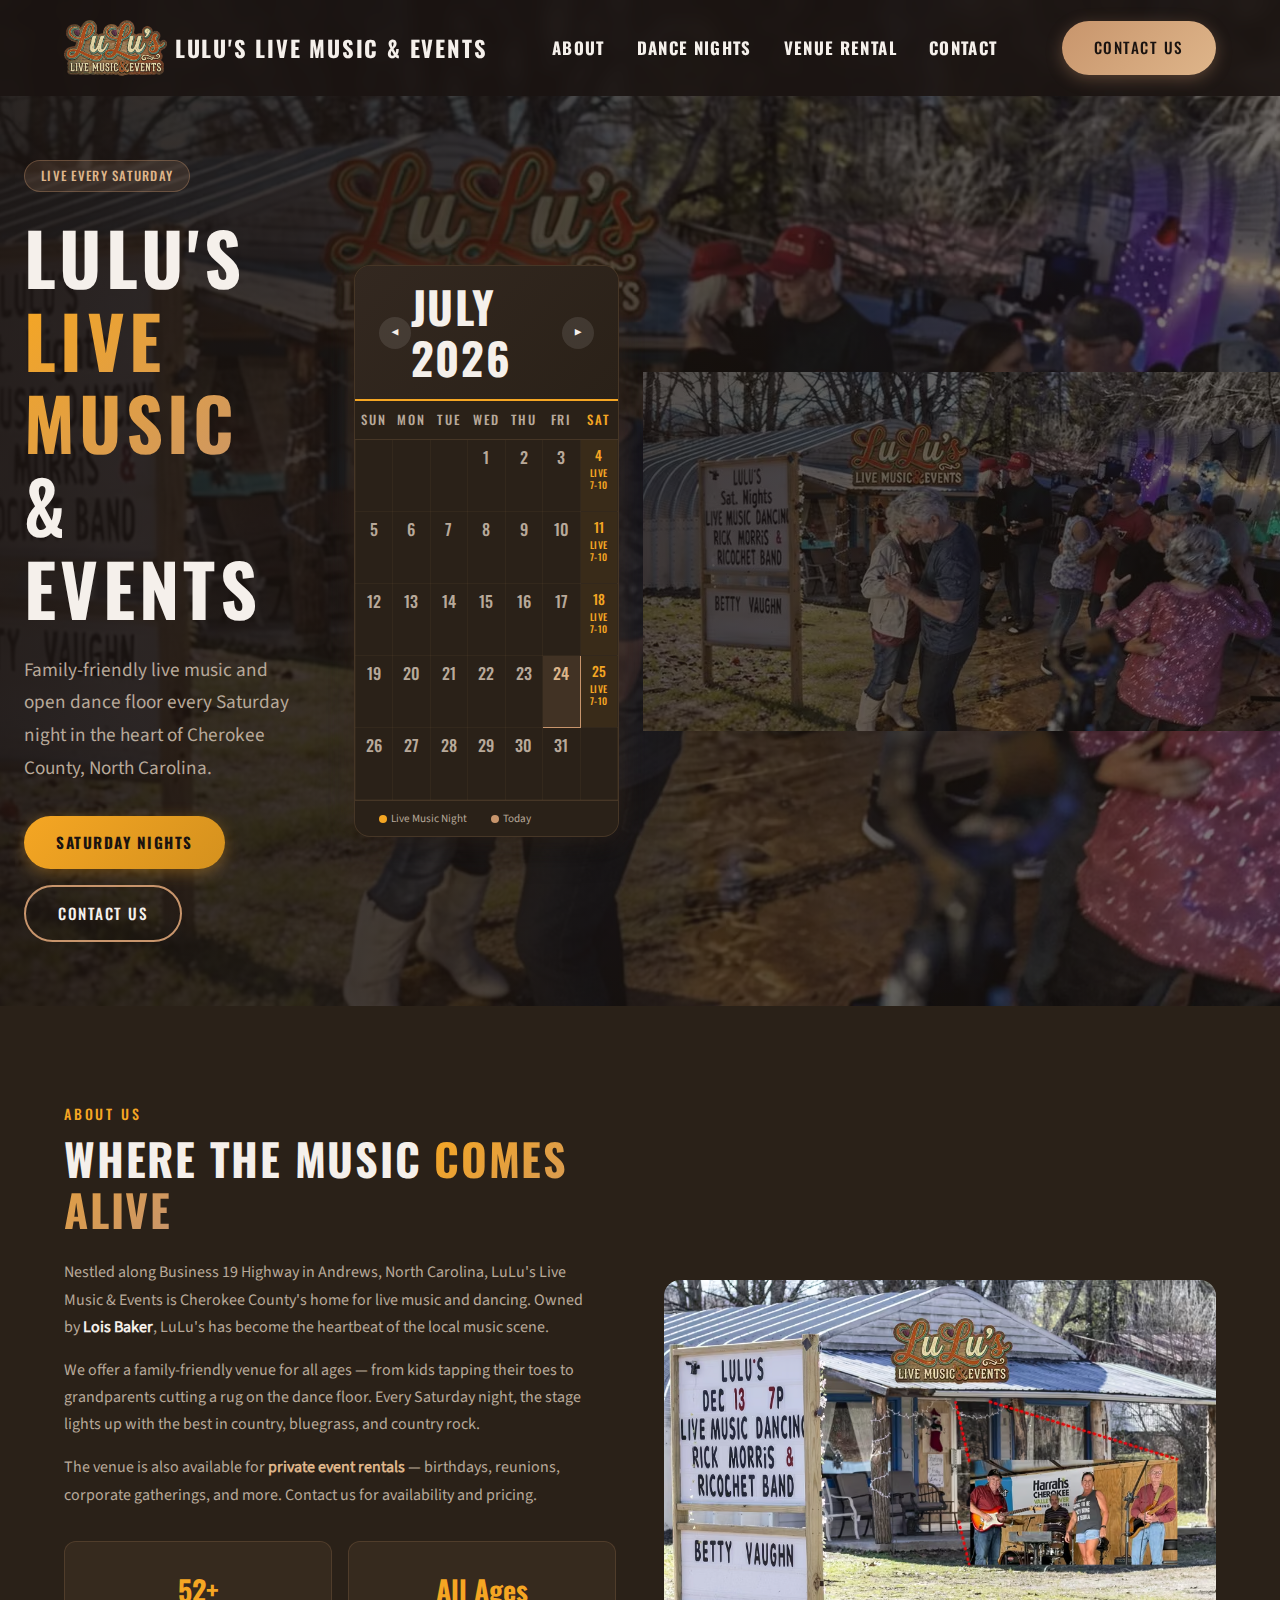
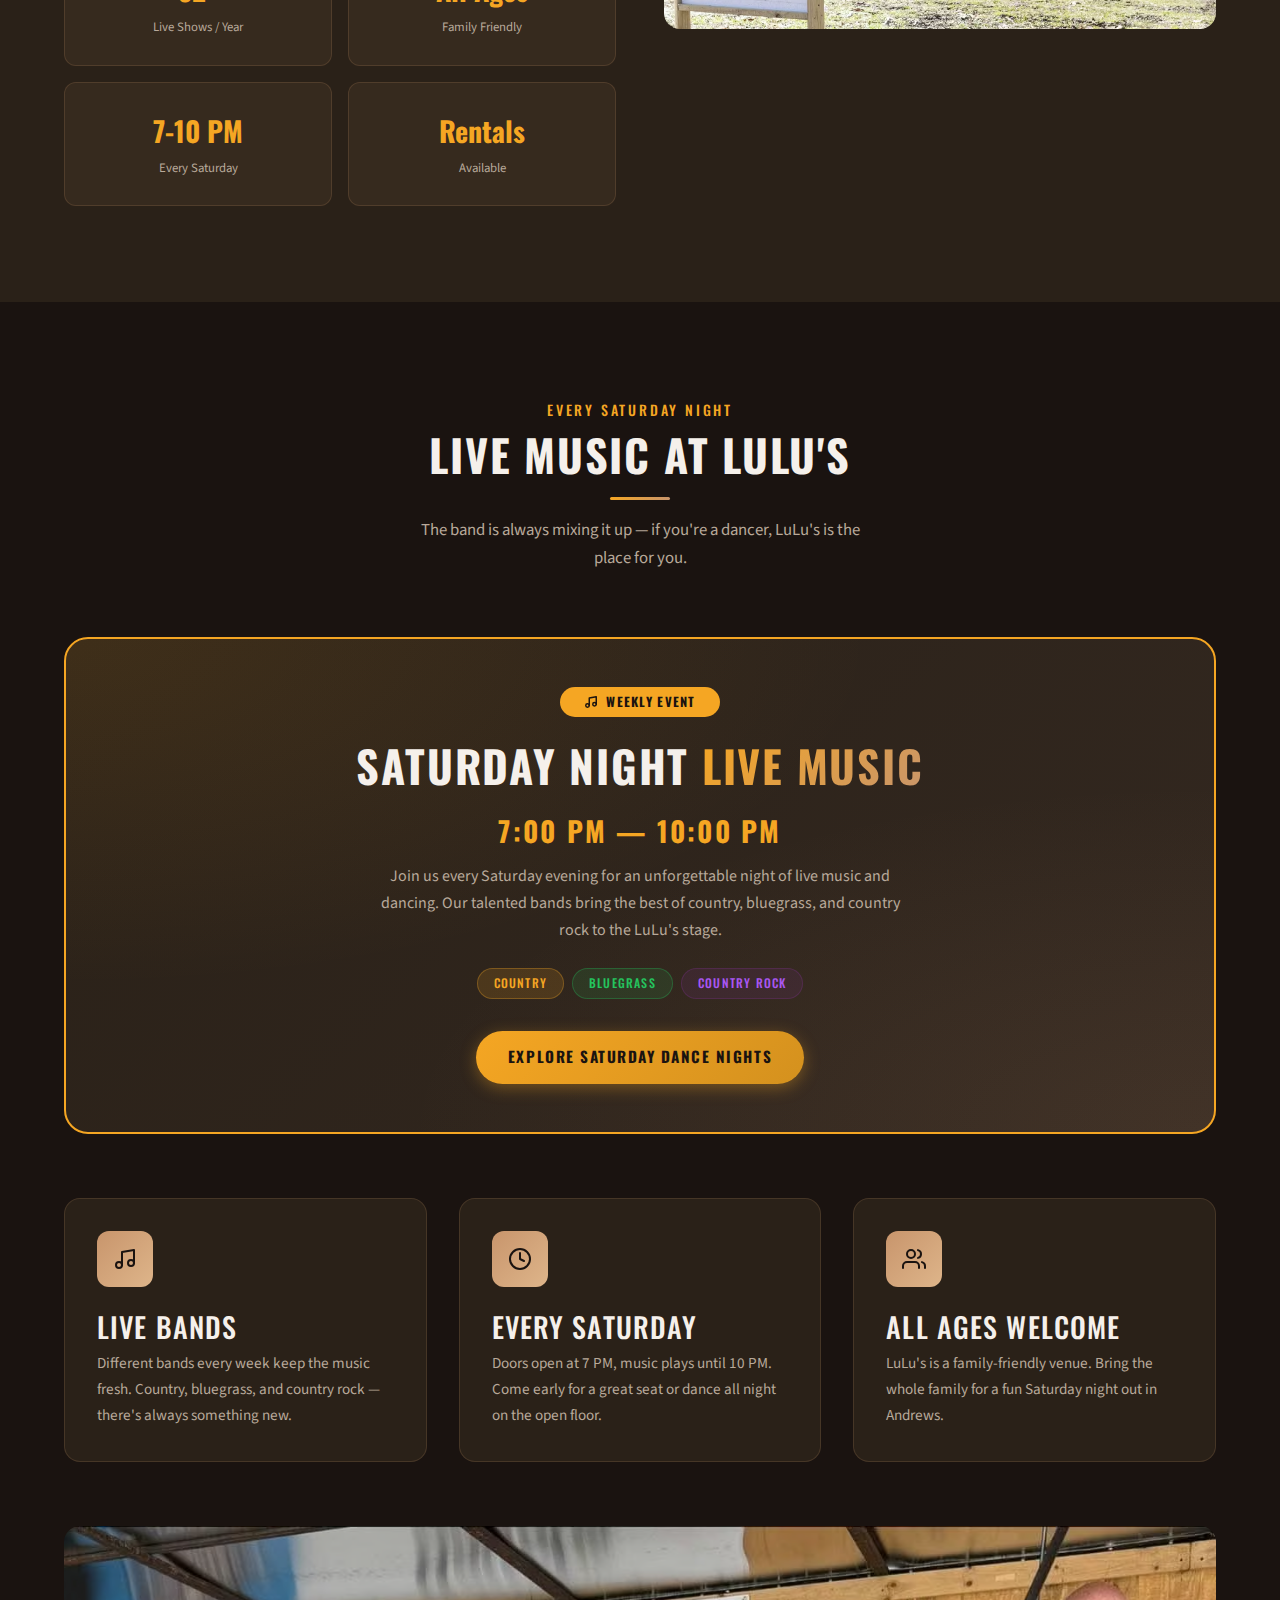
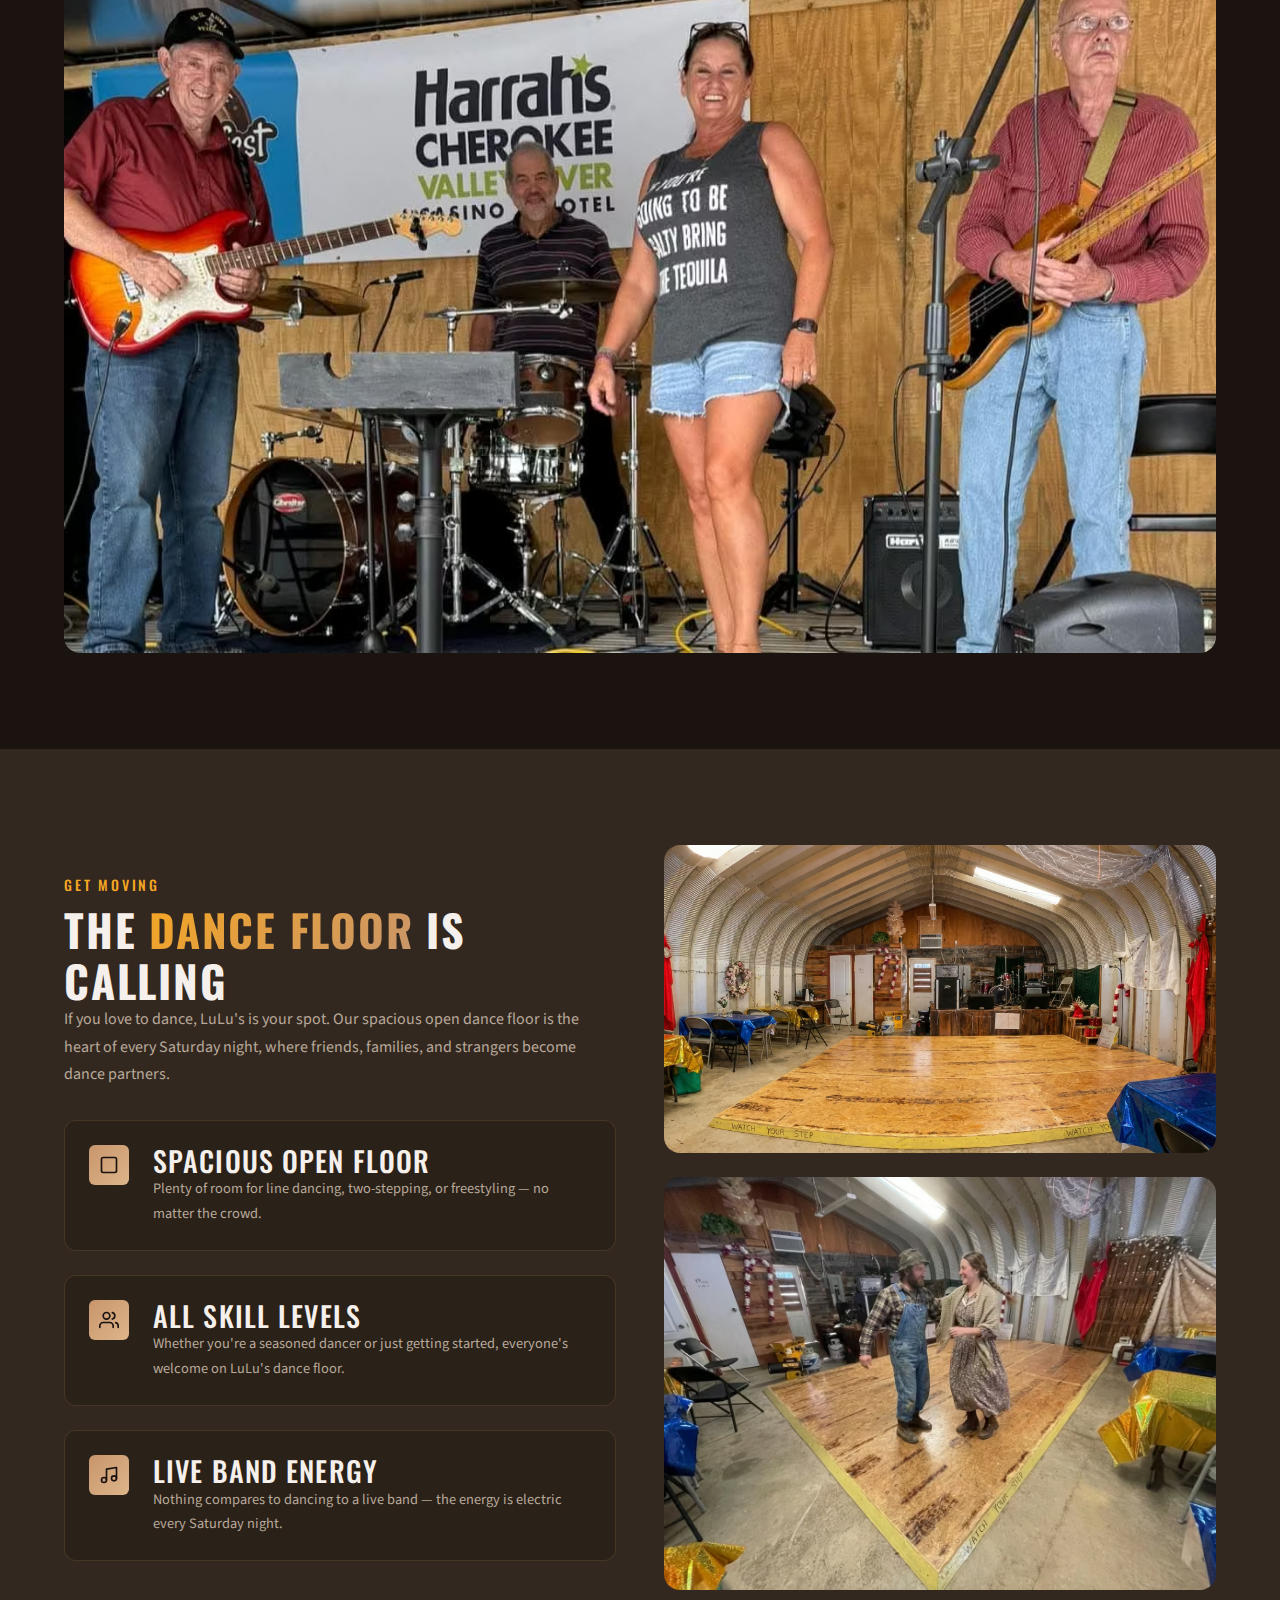
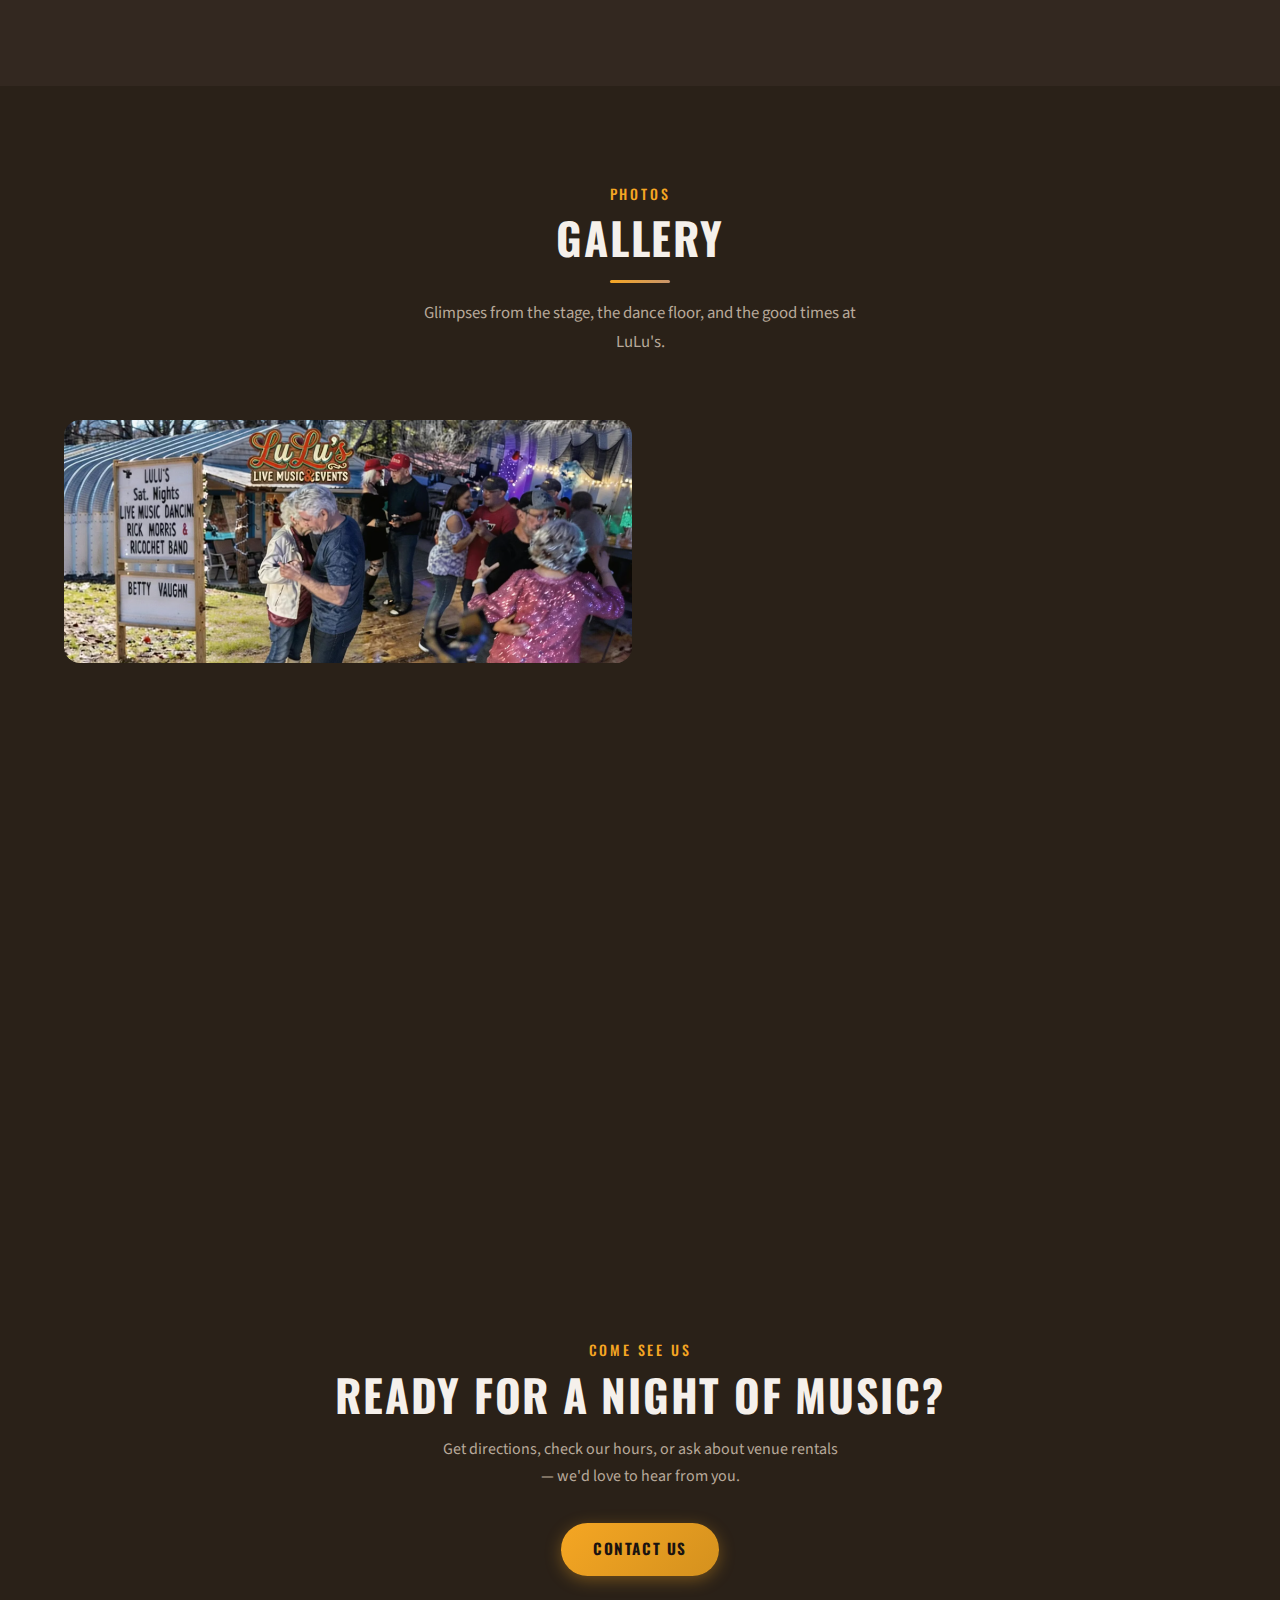
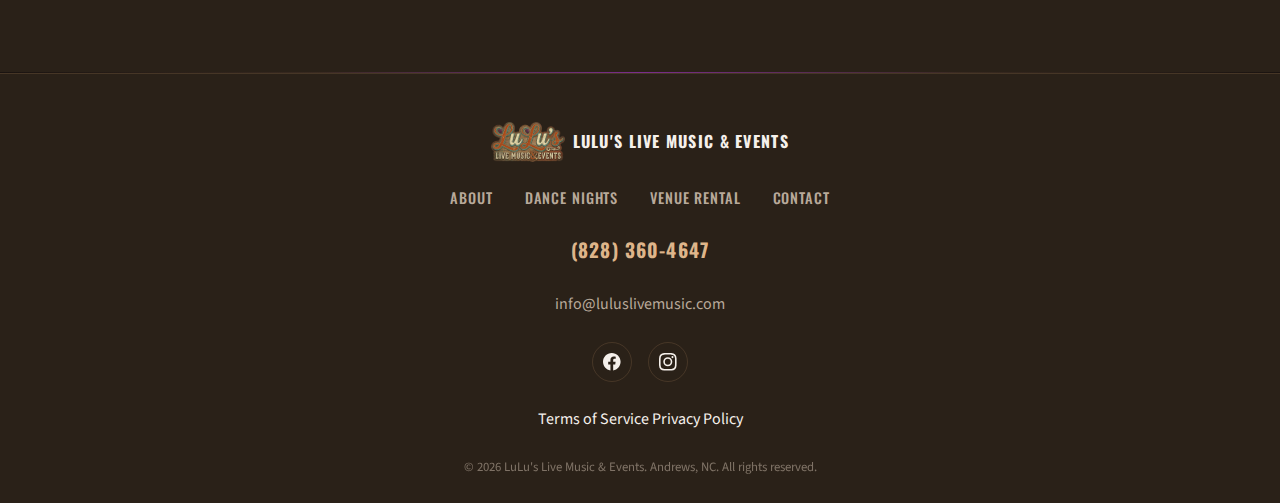
<file: index.html>
<!DOCTYPE html>
<html lang="en">

<head>
  <meta charset="UTF-8">
  <meta name="viewport" content="width=device-width, initial-scale=1.0">
  <title>LuLu's Live Music &amp; Events | Live Music Every Saturday in Andrews, NC</title>
  <meta name="description"
    content="Family-friendly live music and dance venue in Cherokee County, NC. Live music every Saturday night 7PM-10PM featuring country, bluegrass &amp; country rock. Open dance floor for all ages.">
  <link rel="preload" href="Oswald-Medium.ttf" as="font" type="font/ttf" crossorigin>
  <link rel="preload" href="Oswald-Bold.ttf" as="font" type="font/ttf" crossorigin>
  <link rel="preload" href="SourceSans3-Regular.ttf" as="font" type="font/ttf" crossorigin>
  <link rel="stylesheet" href="index.css">
  <link rel="icon" type="image/avif" href="LuLu's live music and events logo.avif">
</head>

<body>

  <!-- ══════════════════════════════════════════════════════════
       NAVIGATION
       ══════════════════════════════════════════════════════════ -->
  <nav class="navbar" id="navbar">
    <div class="navbar__inner">
      <a href="index.html" class="navbar__logo">
        <img src="LuLu's live music and events logo.avif" alt="LuLu's Live Music and Events logo">
        <span class="navbar__logo-text">LuLu's Live Music &amp; Events</span>
      </a>

      <div class="navbar__links" id="nav-links">
        <a href="about/">About</a>
        <a href="dance-nights/">Dance Nights</a>
        <a href="venue-rental-andrews-nc/">Venue Rental</a>
        <a href="contact/">Contact</a>
      </div>

      <a href="contact/" class="btn btn--primary navbar__cta">Contact Us</a>

      <button class="navbar__toggle" id="nav-toggle" aria-label="Toggle menu">
        <span></span>
        <span></span>
        <span></span>
      </button>
    </div>
  </nav>

  <!-- Mobile Menu -->
  <div class="mobile-menu" id="mobile-menu">
    <a href="about/" class="mobile-link">About</a>
    <a href="dance-nights/" class="mobile-link">Dance Nights</a>
    <a href="venue-rental-andrews-nc/" class="mobile-link">Venue Rental</a>
    <a href="contact/" class="mobile-link">Contact</a>
    <a href="contact/" class="btn btn--primary">Contact Us</a>
  </div>

  <main>

    <!-- ══════════════════════════════════════════════════════════
       HERO SECTION
       ══════════════════════════════════════════════════════════ -->
    <section class="hero" id="hero">
      <div class="hero__inner container">
        <!-- Left: Headline -->
        <div class="hero__content">
          <div class="hero__badge">
            Live Every Saturday
          </div>
          <h1 class="hero__title">
            <span>LuLu's</span>
            <span class="text-gradient">Live Music</span>
            <span>&amp; Events</span>
          </h1>
          <p class="hero__subtitle">
            Family-friendly live music and open dance floor every Saturday night in the heart of Cherokee County, North
            Carolina.
          </p>
          <div class="hero__actions">
            <a href="dance-nights/" class="btn btn--gold">Saturday Nights</a>
            <a href="contact/" class="btn btn--secondary">Contact Us</a>
          </div>
        </div>

        <!-- Right: Calendar -->
        <div class="calendar-wrapper animate-fade-up animate-delay-2" id="calendar"></div>
      </div>

      <!-- Mobile hero image (visible only on small screens) -->
      <img src="LuLu's Hero Image mobile of the front of the venue and people dancing inside the venue.avif"
        alt="LuLu's Live Music and Events venue front and people dancing inside" class="hero__mobile-img"
        loading="eager">
    </section>

    <!-- ══════════════════════════════════════════════════════════
       ABOUT
       ══════════════════════════════════════════════════════════ -->
    <section class="section section--surface" id="about">
      <div class="container">
        <div class="about-content">
          <div class="about-text">
            <span class="section-label">About Us</span>
            <h2>Where the Music <span class="text-gradient">Comes Alive</span></h2>
            <p>
              Nestled along Business 19 Highway in Andrews, North Carolina, LuLu's Live Music &amp; Events is Cherokee
              County's home for live music and dancing. Owned by <strong style="color: var(--clr-text);">Lois
                Baker</strong>, LuLu's has become the heartbeat of the local music scene.
            </p>
            <p>
              We offer a family-friendly venue for all ages — from kids tapping their toes to grandparents cutting a rug
              on the dance floor. Every Saturday night, the stage lights up with the best in country, bluegrass, and
              country rock.
            </p>
            <p>
              The venue is also available for <strong style="color: var(--clr-primary-light);">private event
                rentals</strong> — birthdays, reunions, corporate gatherings, and more. Contact us for availability and
              pricing.
            </p>

            <div class="about-facts">
              <div class="about-fact">
                <span class="about-fact__number">52+</span>
                <span class="about-fact__label">Live Shows / Year</span>
              </div>
              <div class="about-fact">
                <span class="about-fact__number">All Ages</span>
                <span class="about-fact__label">Family Friendly</span>
              </div>
              <div class="about-fact">
                <span class="about-fact__number">7-10 PM</span>
                <span class="about-fact__label">Every Saturday</span>
              </div>
              <div class="about-fact">
                <span class="about-fact__number">Rentals</span>
                <span class="about-fact__label">Available</span>
              </div>
            </div>
          </div>

          <div class="about-image">
            <img
              src="LuLu's Live Music & Events Exterior photo of the front of the music venue with an image of the band inside it.avif"
              alt="Exterior view of LuLu's Live Music and Events venue in Andrews, NC" class="venue-img" loading="lazy">
          </div>
        </div>
      </div>
    </section>

    <!-- ══════════════════════════════════════════════════════════
       LIVE MUSIC – FEATURED SATURDAY
       ══════════════════════════════════════════════════════════ -->
    <section class="section" id="live-music">
      <div class="container">
        <div class="section-header">
          <span class="section-label">Every Saturday Night</span>
          <h2>Live Music at LuLu's</h2>
          <p>The band is always mixing it up — if you're a dancer, LuLu's is the place for you.</p>
        </div>

        <!-- Featured Event Card -->
        <div class="featured-event animate-fade-up">
          <span class="featured-event__badge">
            <svg width="14" height="14" viewBox="0 0 24 24" fill="none" stroke="currentColor" stroke-width="2.5"
              stroke-linecap="round" stroke-linejoin="round">
              <path d="M9 18V5l12-2v13" />
              <circle cx="6" cy="18" r="3" />
              <circle cx="18" cy="16" r="3" />
            </svg>
            Weekly Event
          </span>
          <h2>Saturday Night <span class="text-gradient">Live Music</span></h2>
          <div class="event-time">7:00 PM — 10:00 PM</div>
          <p>Join us every Saturday evening for an unforgettable night of live music and dancing. Our talented bands
            bring
            the best of country, bluegrass, and country rock to the LuLu's stage.</p>
          <div class="genre-tags" style="justify-content: center; margin-bottom: var(--sp-xl);">
            <span class="genre-tag genre-tag--country">Country</span>
            <span class="genre-tag genre-tag--bluegrass">Bluegrass</span>
            <span class="genre-tag genre-tag--rock">Country Rock</span>
          </div>
          <a href="dance-nights/" class="btn btn--gold">Explore Saturday Dance Nights</a>
        </div>

        <!-- Music info cards -->
        <div class="grid-3" style="margin-top: var(--sp-3xl);">
          <div class="card animate-fade-up animate-delay-1">
            <div class="card__icon">
              <svg width="24" height="24" viewBox="0 0 24 24" fill="none" stroke="currentColor" stroke-width="2"
                stroke-linecap="round" stroke-linejoin="round">
                <path d="M9 18V5l12-2v13" />
                <circle cx="6" cy="18" r="3" />
                <circle cx="18" cy="16" r="3" />
              </svg>
            </div>
            <h3>Live Bands</h3>
            <p>Different bands every week keep the music fresh. Country, bluegrass, and country rock — there's always
              something new.</p>
          </div>

          <div class="card animate-fade-up animate-delay-2">
            <div class="card__icon">
              <svg width="24" height="24" viewBox="0 0 24 24" fill="none" stroke="currentColor" stroke-width="2"
                stroke-linecap="round" stroke-linejoin="round">
                <circle cx="12" cy="12" r="10" />
                <path d="M12 6v6l4 2" />
              </svg>
            </div>
            <h3>Every Saturday</h3>
            <p>Doors open at 7 PM, music plays until 10 PM. Come early for a great seat or dance all night on the open
              floor.</p>
          </div>

          <div class="card animate-fade-up animate-delay-3">
            <div class="card__icon">
              <svg width="24" height="24" viewBox="0 0 24 24" fill="none" stroke="currentColor" stroke-width="2"
                stroke-linecap="round" stroke-linejoin="round">
                <path d="M17 21v-2a4 4 0 0 0-4-4H5a4 4 0 0 0-4 4v2" />
                <circle cx="9" cy="7" r="4" />
                <path d="M23 21v-2a4 4 0 0 0-3-3.87" />
                <path d="M16 3.13a4 4 0 0 1 0 7.75" />
              </svg>
            </div>
            <h3>All Ages Welcome</h3>
            <p>LuLu's is a family-friendly venue. Bring the whole family for a fun Saturday night out in Andrews.</p>
          </div>
        </div>

        <!-- Band Image -->
        <div style="margin-top: var(--sp-3xl);">
          <img src="Betty-Vaughn-and-the-band-photograph-they-play-the-live-music-every-saturday.avif"
            alt="Betty Vaughn and the band performing live every Saturday at LuLu's" class="venue-img" loading="lazy">
        </div>
      </div>
    </section>

    <!-- ══════════════════════════════════════════════════════════
       DANCE FLOOR
       ══════════════════════════════════════════════════════════ -->
    <section class="section section--surface-alt" id="dance-floor">
      <div class="container">
        <div class="dance-content">
          <div>
            <span class="section-label">Get Moving</span>
            <h2>The <span class="text-gradient">Dance Floor</span> Is Calling</h2>
            <p style="margin-bottom: var(--sp-xl); color: var(--clr-text-muted);">If you love to dance, LuLu's is your
              spot. Our spacious open dance floor is the heart of every Saturday night, where friends, families, and
              strangers become dance partners.</p>

            <div class="dance-features">
              <div class="dance-feature">
                <div class="dance-feature__icon">
                  <svg width="20" height="20" viewBox="0 0 24 24" fill="none" stroke="currentColor" stroke-width="2"
                    stroke-linecap="round" stroke-linejoin="round">
                    <rect x="3" y="3" width="18" height="18" rx="2" ry="2" />
                  </svg>
                </div>
                <div>
                  <h3>Spacious Open Floor</h3>
                  <p>Plenty of room for line dancing, two-stepping, or freestyling — no matter the crowd.</p>
                </div>
              </div>

              <div class="dance-feature">
                <div class="dance-feature__icon">
                  <svg width="20" height="20" viewBox="0 0 24 24" fill="none" stroke="currentColor" stroke-width="2"
                    stroke-linecap="round" stroke-linejoin="round">
                    <path d="M17 21v-2a4 4 0 0 0-4-4H5a4 4 0 0 0-4 4v2" />
                    <circle cx="9" cy="7" r="4" />
                    <path d="M23 21v-2a4 4 0 0 0-3-3.87" />
                    <path d="M16 3.13a4 4 0 0 1 0 7.75" />
                  </svg>
                </div>
                <div>
                  <h3>All Skill Levels</h3>
                  <p>Whether you're a seasoned dancer or just getting started, everyone's welcome on LuLu's dance floor.
                  </p>
                </div>
              </div>

              <div class="dance-feature">
                <div class="dance-feature__icon">
                  <svg width="20" height="20" viewBox="0 0 24 24" fill="none" stroke="currentColor" stroke-width="2"
                    stroke-linecap="round" stroke-linejoin="round">
                    <path d="M9 18V5l12-2v13" />
                    <circle cx="6" cy="18" r="3" />
                    <circle cx="18" cy="16" r="3" />
                  </svg>
                </div>
                <div>
                  <h3>Live Band Energy</h3>
                  <p>Nothing compares to dancing to a live band — the energy is electric every Saturday night.</p>
                </div>
              </div>
            </div>
          </div>

          <div>
            <img src="The-Interior-Wide-Angle-Shot-for-a-Clean-Venue-Look.avif"
              alt="Interior wide-angle view of LuLu's venue" class="venue-img" loading="lazy"
              style="margin-bottom: var(--sp-lg);">
            <img src="dancing on the dance floor.avif"
              alt="Dancers enjoying the open dance floor at LuLu's Live Music and Events" class="venue-img"
              loading="lazy">
          </div>
        </div>
      </div>
    </section>

    <!-- ══════════════════════════════════════════════════════════
       GALLERY
       ══════════════════════════════════════════════════════════ -->
    <section class="section section--surface" id="gallery">
      <div class="container">
        <div class="section-header">
          <span class="section-label">Photos</span>
          <h2>Gallery</h2>
          <p>Glimpses from the stage, the dance floor, and the good times at LuLu's.</p>
        </div>

        <div class="gallery-grid">
          <!-- Row 1: Large hero image -->
          <div class="gallery-item gallery-item--large">
            <img src="LuLu's Hero Image draft (1).avif" alt="LuLu's Live Music and Events hero scene" loading="lazy">
            <div class="gallery-item__overlay"><span>Live Music Night</span></div>
          </div>

          <!-- Row 2: Mixed real + placeholder -->
          <div class="gallery-item gallery-item--standard">
            <img src="Lulus live music and events 01.avif" alt="LuLu's Live Music and Events venue interior"
              loading="lazy">
            <div class="gallery-item__overlay"><span>The Venue</span></div>
          </div>

          <div class="gallery-item gallery-item--standard">
            <img src="LuLu's Live Music & Events with Band Photo.avif"
              alt="LuLu's Live Music and Events with band performing" loading="lazy">
            <div class="gallery-item__overlay"><span>Band on Stage</span></div>
          </div>

          <div class="gallery-item gallery-item--standard">
            <img src="dancers at lulus.avif" alt="Dancers enjoying a Saturday night at LuLu's" loading="lazy">
            <div class="gallery-item__overlay"><span>Saturday Night Dancing</span></div>
          </div>

          <div class="gallery-item gallery-item--standard">
            <img src="dancers at lulus 2.avif" alt="Guests dancing at LuLu's Live Music and Events" loading="lazy">
            <div class="gallery-item__overlay"><span>On the Dance Floor</span></div>
          </div>

          <!-- Wide image -->
          <div class="gallery-item gallery-item--large">
            <img src="lulus dance floor filled with dancers around 8pm.avif"
              alt="The dance floor packed with dancers around 8 PM" loading="lazy">
            <div class="gallery-item__overlay"><span>Packed House</span></div>
          </div>

          <div class="gallery-item gallery-item--standard">
            <img src="dancers at lulus 3.avif" alt="More dancers having fun at LuLu's" loading="lazy">
            <div class="gallery-item__overlay"><span>Good Times</span></div>
          </div>

          <div class="gallery-item gallery-item--standard">
            <img src="dancers at lulus 4.avif" alt="Dancers at LuLu's on a Saturday night" loading="lazy">
            <div class="gallery-item__overlay"><span>Dance Night Vibes</span></div>
          </div>
        </div>
      </div>
    </section>

    <!-- ══════════════════════════════════════════════════════════
       CTA BANNER
       ══════════════════════════════════════════════════════════ -->
    <section class="section section--surface" id="contact" style="text-align: center;">
      <div class="container">
        <span class="section-label">Come See Us</span>
        <h2>Ready for a Night of Music?</h2>
        <p style="margin: var(--sp-md) auto var(--sp-xl); max-width: 50ch;">Get directions, check our hours, or ask
          about
          venue rentals — we'd love to hear from you.</p>
        <a href="contact/" class="btn btn--gold">Contact Us</a>
      </div>
    </section>

    <div class="section-divider"></div>

  </main>

  <!-- ══════════════════════════════════════════════════════════
       FOOTER
       ══════════════════════════════════════════════════════════ -->
  <footer class="footer">
    <div class="container">
      <div class="footer__inner">
        <a href="index.html" class="footer__logo">
          <img src="LuLu's live music and events logo.avif" alt="LuLu's logo">
          <span class="footer__logo-text">LuLu's Live Music &amp; Events</span>
        </a>

        <div class="footer__links">
          <a href="about/">About</a>
          <a href="dance-nights/">Dance Nights</a>
          <a href="venue-rental-andrews-nc/">Venue Rental</a>
          <a href="contact/">Contact</a>
        </div>

        <p class="footer__phone">(828) 360-4647</p>
        <p class="footer__email"><a href="mailto:info@luluslivemusic.com">info@luluslivemusic.com</a></p>

        <div class="footer__social">
          <a href="#" aria-label="Facebook">
            <svg width="18" height="18" viewBox="0 0 24 24" fill="currentColor">
              <path
                d="M24 12.073c0-6.627-5.373-12-12-12s-12 5.373-12 12c0 5.99 4.388 10.954 10.125 11.854v-8.385H7.078v-3.47h3.047V9.43c0-3.007 1.792-4.669 4.533-4.669 1.312 0 2.686.235 2.686.235v2.953H15.83c-1.491 0-1.956.925-1.956 1.874v2.25h3.328l-.532 3.47h-2.796v8.385C19.612 23.027 24 18.062 24 12.073z" />
            </svg>
          </a>
          <a href="#" aria-label="Instagram">
            <svg width="18" height="18" viewBox="0 0 24 24" fill="currentColor">
              <path
                d="M12 2.163c3.204 0 3.584.012 4.85.07 3.252.148 4.771 1.691 4.919 4.919.058 1.265.069 1.645.069 4.849 0 3.205-.012 3.584-.069 4.849-.149 3.225-1.664 4.771-4.919 4.919-1.266.058-1.644.07-4.85.07-3.204 0-3.584-.012-4.849-.07-3.26-.149-4.771-1.699-4.919-4.92-.058-1.265-.07-1.644-.07-4.849 0-3.204.013-3.583.07-4.849.149-3.227 1.664-4.771 4.919-4.919 1.266-.057 1.645-.069 4.849-.069zM12 0C8.741 0 8.333.014 7.053.072 2.695.272.273 2.69.073 7.052.014 8.333 0 8.741 0 12c0 3.259.014 3.668.072 4.948.2 4.358 2.618 6.78 6.98 6.98C8.333 23.986 8.741 24 12 24c3.259 0 3.668-.014 4.948-.072 4.354-.2 6.782-2.618 6.979-6.98.059-1.28.073-1.689.073-4.948 0-3.259-.014-3.667-.072-4.947-.196-4.354-2.617-6.78-6.979-6.98C15.668.014 15.259 0 12 0zm0 5.838a6.162 6.162 0 100 12.324 6.162 6.162 0 000-12.324zM12 16a4 4 0 110-8 4 4 0 010 8zm6.406-11.845a1.44 1.44 0 100 2.881 1.44 1.44 0 000-2.881z" />
            </svg>
          </a>
        </div>

        <div class="footer__legal">
          <a href="terms/">Terms of Service</a>
          <a href="privacy/">Privacy Policy</a>
        </div>

        <p class="footer__copy">&copy; 2026 LuLu's Live Music &amp; Events. Andrews, NC. All rights reserved.</p>
      </div>
    </div>
  </footer>

  <!-- ══════════════════════════════════════════════════════════
       SCRIPTS
       ══════════════════════════════════════════════════════════ -->
  <script>
    // Navbar scroll effect
    const navbar = document.getElementById('navbar');
    window.addEventListener('scroll', () => {
      navbar.classList.toggle('scrolled', window.scrollY > 40);
    });

    // Mobile menu toggle
    const navToggle = document.getElementById('nav-toggle');
    const mobileMenu = document.getElementById('mobile-menu');
    navToggle.addEventListener('click', () => {
      mobileMenu.classList.toggle('active');
    });

    // Close mobile menu when a link is tapped
    document.querySelectorAll('.mobile-link').forEach(link => {
      link.addEventListener('click', () => {
        mobileMenu.classList.remove('active');
      });
    });

    // ── Dynamic Calendar ──────────────────────────────────────
    (function () {
      const cal = document.getElementById('calendar');
      if (!cal) return;

      const MONTHS = ['January', 'February', 'March', 'April', 'May', 'June',
        'July', 'August', 'September', 'October', 'November', 'December'];
      const now = new Date();
      let viewYear = now.getFullYear();
      let viewMonth = now.getMonth();

      function render() {
        const firstDay = new Date(viewYear, viewMonth, 1).getDay();
        const daysInMonth = new Date(viewYear, viewMonth + 1, 0).getDate();
        const isCurrentMonth = viewYear === now.getFullYear() && viewMonth === now.getMonth();

        let html = `<div class="calendar-header">
          <div class="month-nav"><button id="cal-prev" aria-label="Previous month">&#9664;</button></div>
          <h2>${MONTHS[viewMonth]} ${viewYear}</h2>
          <div class="month-nav"><button id="cal-next" aria-label="Next month">&#9654;</button></div>
        </div>`;

        html += `<table class="calendar-table"><thead><tr>
          <th>Sun</th><th>Mon</th><th>Tue</th><th>Wed</th><th>Thu</th><th>Fri</th><th class="th-sat">Sat</th>
        </tr></thead><tbody><tr>`;

        for (let i = 0; i < firstDay; i++) html += '<td class="empty"></td>';

        for (let d = 1; d <= daysInMonth; d++) {
          const dow = (firstDay + d - 1) % 7;
          if (dow === 0 && d > 1) html += '</tr><tr>';

          const isToday = isCurrentMonth && d === now.getDate();
          const isSat = dow === 6;
          const cls = isSat ? 'saturday-event' : (isToday ? 'today' : '');

          html += `<td class="${cls}${isToday && isSat ? ' today' : ''}">`;
          html += `<span class="day-number">${d}</span>`;
          if (isSat) html += '<span class="event-tag">Live 7-10</span>';
          html += '</td>';
        }

        const remaining = (7 - ((firstDay + daysInMonth) % 7)) % 7;
        for (let i = 0; i < remaining; i++) html += '<td class="empty"></td>';

        html += `</tr></tbody></table>`;
        html += `<div class="calendar-legend">
          <div class="calendar-legend__item"><span class="calendar-legend__dot calendar-legend__dot--event"></span>Live Music Night</div>
          <div class="calendar-legend__item"><span class="calendar-legend__dot calendar-legend__dot--today"></span>Today</div>
        </div>`;

        cal.innerHTML = html;
        document.getElementById('cal-prev').addEventListener('click', () => { viewMonth--; if (viewMonth < 0) { viewMonth = 11; viewYear--; } render(); });
        document.getElementById('cal-next').addEventListener('click', () => { viewMonth++; if (viewMonth > 11) { viewMonth = 0; viewYear++; } render(); });
      }

      render();
    })();

    // Intersection Observer for fade-up animations
    const observer = new IntersectionObserver((entries) => {
      entries.forEach(entry => {
        if (entry.isIntersecting) {
          entry.target.classList.add('animate-fade-up');
          observer.unobserve(entry.target);
        }
      });
    }, { threshold: 0.15 });

    document.querySelectorAll('.card, .dance-feature').forEach(el => {
      observer.observe(el);
    });
  </script>

</body>

</html>
</file>
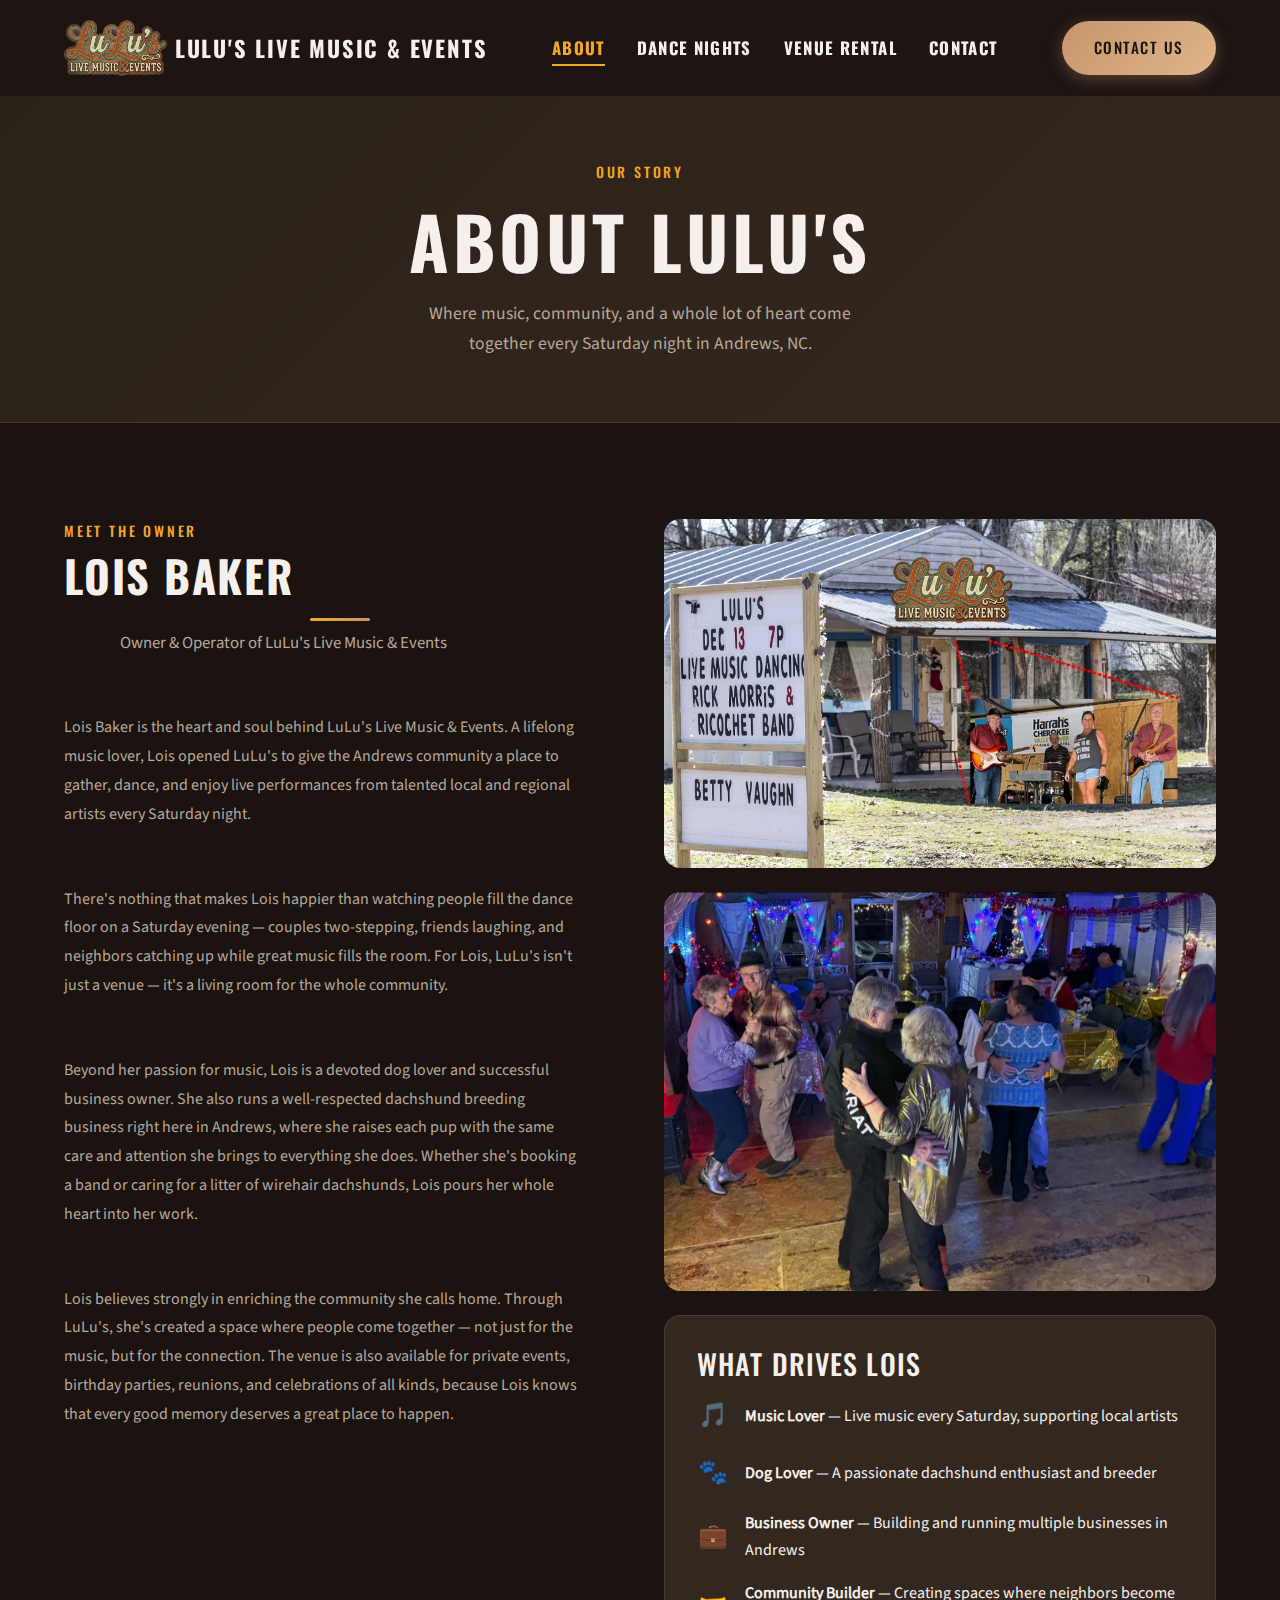
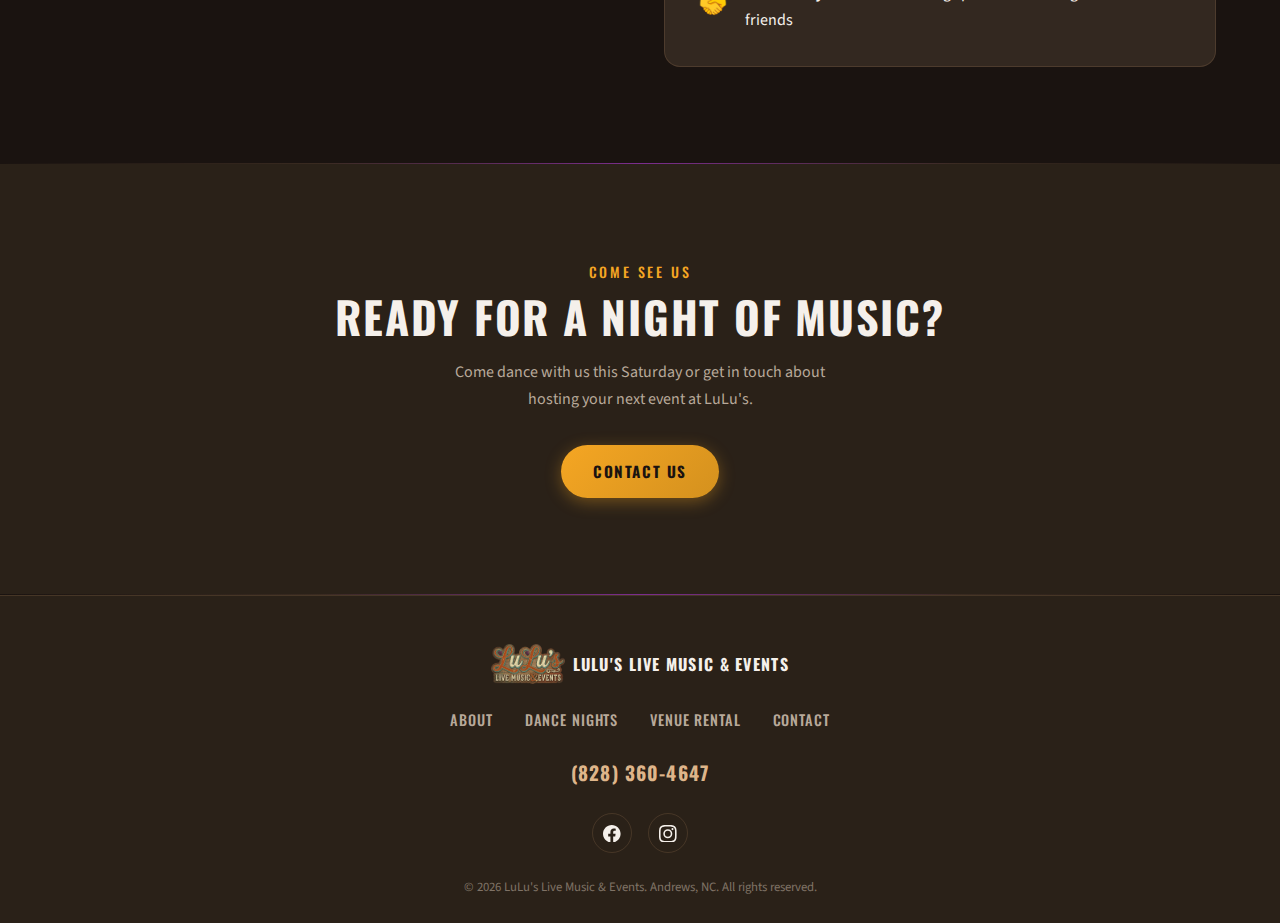
<file: about/index.html>
<!DOCTYPE html>
<html lang="en">

<head>
    <meta charset="UTF-8">
    <meta name="viewport" content="width=device-width, initial-scale=1.0">
    <title>About | LuLu's Live Music &amp; Events | Andrews, NC</title>
    <meta name="description"
        content="Meet Lois Baker, the owner and operator of LuLu's Live Music & Events in Andrews, NC. A passionate music lover, dog lover, and community builder.">
    <link rel="stylesheet" href="../index.css">
    <link rel="icon" type="image/avif" href="../LuLu's live music and events logo.avif">
</head>

<body>

    <!-- ══════════════════════════════════════════════════════════
       NAVIGATION
       ══════════════════════════════════════════════════════════ -->
    <nav class="navbar" id="navbar">
        <div class="navbar__inner">
            <a href="../" class="navbar__logo">
                <img src="../LuLu's live music and events logo.avif" alt="LuLu's Live Music and Events logo">
                <span class="navbar__logo-text">LuLu's Live Music &amp; Events</span>
            </a>

            <div class="navbar__links" id="nav-links">
                <a href="./" class="active">About</a>
                <a href="../dance-nights/">Dance Nights</a>
                <a href="../venue-rental-andrews-nc/">Venue Rental</a>
                <a href="../contact/">Contact</a>
            </div>

            <a href="../contact/" class="btn btn--primary navbar__cta">Contact Us</a>

            <button class="navbar__toggle" id="nav-toggle" aria-label="Toggle menu">
                <span></span>
                <span></span>
                <span></span>
            </button>
        </div>
    </nav>

    <!-- Mobile Menu -->
    <div class="mobile-menu" id="mobile-menu">
        <a href="./" class="mobile-link">About</a>
        <a href="../dance-nights/" class="mobile-link">Dance Nights</a>
        <a href="../venue-rental-andrews-nc/" class="mobile-link">Venue Rental</a>
        <a href="../contact/" class="mobile-link">Contact</a>
        <a href="../contact/" class="btn btn--primary">Contact Us</a>
    </div>

    <!-- ══════════════════════════════════════════════════════════
       ABOUT HERO
       ══════════════════════════════════════════════════════════ -->
    <section class="contact-hero">
        <div class="container">
            <span class="section-label">Our Story</span>
            <h1>About LuLu's</h1>
            <p class="contact-hero__subtitle">Where music, community, and a whole lot of heart come together every
                Saturday night in Andrews, NC.</p>
        </div>
    </section>

    <!-- ══════════════════════════════════════════════════════════
       MEET LOIS
       ══════════════════════════════════════════════════════════ -->
    <section class="section">
        <div class="container">
            <div class="contact-grid">

                <!-- Left: Lois Bio -->
                <div class="contact-info">
                    <div class="section-header" style="text-align: left; margin-bottom: var(--sp-lg);">
                        <span class="section-label">Meet the Owner</span>
                        <h2>Lois Baker</h2>
                        <p style="margin-top: var(--sp-sm);">Owner &amp; Operator of LuLu's Live Music &amp; Events</p>
                    </div>

                    <p style="line-height: 1.8; margin-bottom: var(--sp-lg);">
                        Lois Baker is the heart and soul behind LuLu's Live Music &amp; Events. A lifelong music lover,
                        Lois opened LuLu's to give the Andrews community a place to gather, dance, and enjoy live
                        performances from talented local and regional artists every Saturday night.
                    </p>

                    <p style="line-height: 1.8; margin-bottom: var(--sp-lg);">
                        There's nothing that makes Lois happier than watching people fill the dance floor on a Saturday
                        evening — couples two-stepping, friends laughing, and neighbors catching up while great music
                        fills the room. For Lois, LuLu's isn't just a venue — it's a living room for the
                        whole community.
                    </p>

                    <p style="line-height: 1.8; margin-bottom: var(--sp-lg);">
                        Beyond her passion for music, Lois is a devoted dog lover and successful business owner. She
                        also runs a well-respected dachshund breeding business right here in Andrews, where she raises
                        each pup with the same care and attention she brings to everything she does. Whether she's
                        booking a band or caring for a litter of wirehair dachshunds, Lois pours her whole heart into
                        her work.
                    </p>

                    <p style="line-height: 1.8;">
                        Lois believes strongly in enriching the community she calls home. Through LuLu's, she's created
                        a space where people come together — not just for the music, but for the connection. The venue
                        is
                        also available for private events, birthday parties, reunions, and celebrations of all
                        kinds, because Lois knows that every good memory deserves a great place to happen.
                    </p>
                </div>

                <!-- Right: Venue Image -->
                <div style="display: flex; flex-direction: column; gap: var(--sp-lg);">
                    <img src="../LuLu's Live Music & Events Exterior photo of the front of the music venue with an image of the band inside it.avif"
                        alt="LuLu's Live Music and Events venue in Andrews, NC" class="venue-img" loading="lazy"
                        style="border-radius: var(--radius-lg); width: 100%;">
                    <img src="../lulus dance floor filled with dancers around 8pm.avif"
                        alt="The dance floor at LuLu's filled with dancers on a Saturday night" class="venue-img"
                        loading="lazy" style="border-radius: var(--radius-lg); width: 100%;">
                    <div
                        style="background: var(--clr-surface-alt); border-radius: var(--radius-lg); padding: var(--sp-xl); border: 1px solid var(--clr-border);">
                        <h3 style="margin-bottom: var(--sp-md); font-family: var(--ff-heading);">What Drives Lois</h3>
                        <ul
                            style="list-style: none; padding: 0; display: flex; flex-direction: column; gap: var(--sp-md);">
                            <li style="display: flex; align-items: center; gap: var(--sp-md);">
                                <span style="font-size: 1.5rem; min-width: 2rem; text-align: center;">🎵</span>
                                <span><strong>Music Lover</strong> — Live music every Saturday, supporting local
                                    artists</span>
                            </li>
                            <li style="display: flex; align-items: center; gap: var(--sp-md);">
                                <span style="font-size: 1.5rem; min-width: 2rem; text-align: center;">🐾</span>
                                <span><strong>Dog Lover</strong> — A passionate dachshund enthusiast and
                                    breeder</span>
                            </li>
                            <li style="display: flex; align-items: center; gap: var(--sp-md);">
                                <span style="font-size: 1.5rem; min-width: 2rem; text-align: center;">💼</span>
                                <span><strong>Business Owner</strong> — Building and running multiple businesses in
                                    Andrews</span>
                            </li>
                            <li style="display: flex; align-items: center; gap: var(--sp-md);">
                                <span style="font-size: 1.5rem; min-width: 2rem; text-align: center;">🤝</span>
                                <span><strong>Community Builder</strong> — Creating spaces where neighbors become
                                    friends</span>
                            </li>
                        </ul>
                    </div>
                </div>
            </div>
        </div>
    </section>

    <div class="section-divider"></div>

    <!-- ══════════════════════════════════════════════════════════
       CTA BANNER
       ══════════════════════════════════════════════════════════ -->
    <section class="section section--surface" style="text-align: center;">
        <div class="container">
            <span class="section-label">Come See Us</span>
            <h2>Ready for a Night of Music?</h2>
            <p style="margin: var(--sp-md) auto var(--sp-xl); max-width: 50ch;">Come dance with us this Saturday or get
                in touch about hosting your next event at LuLu's.</p>
            <a href="../contact/" class="btn btn--gold">Contact Us</a>
        </div>
    </section>

    <div class="section-divider"></div>

    <!-- ══════════════════════════════════════════════════════════
       FOOTER
       ══════════════════════════════════════════════════════════ -->
    <footer class="footer">
        <div class="container">
            <div class="footer__inner">
                <a href="../" class="footer__logo">
                    <img src="../LuLu's live music and events logo.avif" alt="LuLu's logo">
                    <span class="footer__logo-text">LuLu's Live Music &amp; Events</span>
                </a>

                <div class="footer__links">
                    <a href="./">About</a>
                    <a href="../dance-nights/">Dance Nights</a>
                    <a href="../venue-rental-andrews-nc/">Venue Rental</a>
                    <a href="../contact/">Contact</a>
                </div>

                <p class="footer__phone">(828) 360-4647</p>

                <div class="footer__social">
                    <a href="#" aria-label="Facebook">
                        <svg width="18" height="18" viewBox="0 0 24 24" fill="currentColor">
                            <path
                                d="M24 12.073c0-6.627-5.373-12-12-12s-12 5.373-12 12c0 5.99 4.388 10.954 10.125 11.854v-8.385H7.078v-3.47h3.047V9.43c0-3.007 1.792-4.669 4.533-4.669 1.312 0 2.686.235 2.686.235v2.953H15.83c-1.491 0-1.956.925-1.956 1.874v2.25h3.328l-.532 3.47h-2.796v8.385C19.612 23.027 24 18.062 24 12.073z" />
                        </svg>
                    </a>
                    <a href="#" aria-label="Instagram">
                        <svg width="18" height="18" viewBox="0 0 24 24" fill="currentColor">
                            <path
                                d="M12 2.163c3.204 0 3.584.012 4.85.07 3.252.148 4.771 1.691 4.919 4.919.058 1.265.069 1.645.069 4.849 0 3.205-.012 3.584-.069 4.849-.149 3.225-1.664 4.771-4.919 4.919-1.266.058-1.644.07-4.85.07-3.204 0-3.584-.012-4.849-.07-3.26-.149-4.771-1.699-4.919-4.92-.058-1.265-.07-1.644-.07-4.849 0-3.204.013-3.583.07-4.849.149-3.227 1.664-4.771 4.919-4.919 1.266-.057 1.645-.069 4.849-.069zM12 0C8.741 0 8.333.014 7.053.072 2.695.272.273 2.69.073 7.052.014 8.333 0 8.741 0 12c0 3.259.014 3.668.072 4.948.2 4.358 2.618 6.78 6.98 6.98C8.333 23.986 8.741 24 12 24c3.259 0 3.668-.014 4.948-.072 4.354-.2 6.782-2.618 6.979-6.98.059-1.28.073-1.689.073-4.948 0-3.259-.014-3.667-.072-4.947-.196-4.354-2.617-6.78-6.979-6.98C15.668.014 15.259 0 12 0zm0 5.838a6.162 6.162 0 100 12.324 6.162 6.162 0 000-12.324zM12 16a4 4 0 110-8 4 4 0 010 8zm6.406-11.845a1.44 1.44 0 100 2.881 1.44 1.44 0 000-2.881z" />
                        </svg>
                    </a>
                </div>

                <p class="footer__copy">&copy; 2026 LuLu's Live Music &amp; Events. Andrews, NC. All rights reserved.
                </p>
            </div>
        </div>
    </footer>

    <!-- ══════════════════════════════════════════════════════════
       SCRIPTS
       ══════════════════════════════════════════════════════════ -->
    <script>
        // Navbar scroll effect
        const navbar = document.getElementById('navbar');
        window.addEventListener('scroll', () => {
            navbar.classList.toggle('scrolled', window.scrollY > 40);
        });

        // Mobile menu toggle
        const navToggle = document.getElementById('nav-toggle');
        const mobileMenu = document.getElementById('mobile-menu');
        navToggle.addEventListener('click', () => {
            mobileMenu.classList.toggle('active');
        });

        // Close mobile menu when a link is tapped
        document.querySelectorAll('.mobile-link').forEach(link => {
            link.addEventListener('click', () => {
                mobileMenu.classList.remove('active');
            });
        });
    </script>

</body>

</html>
</file>
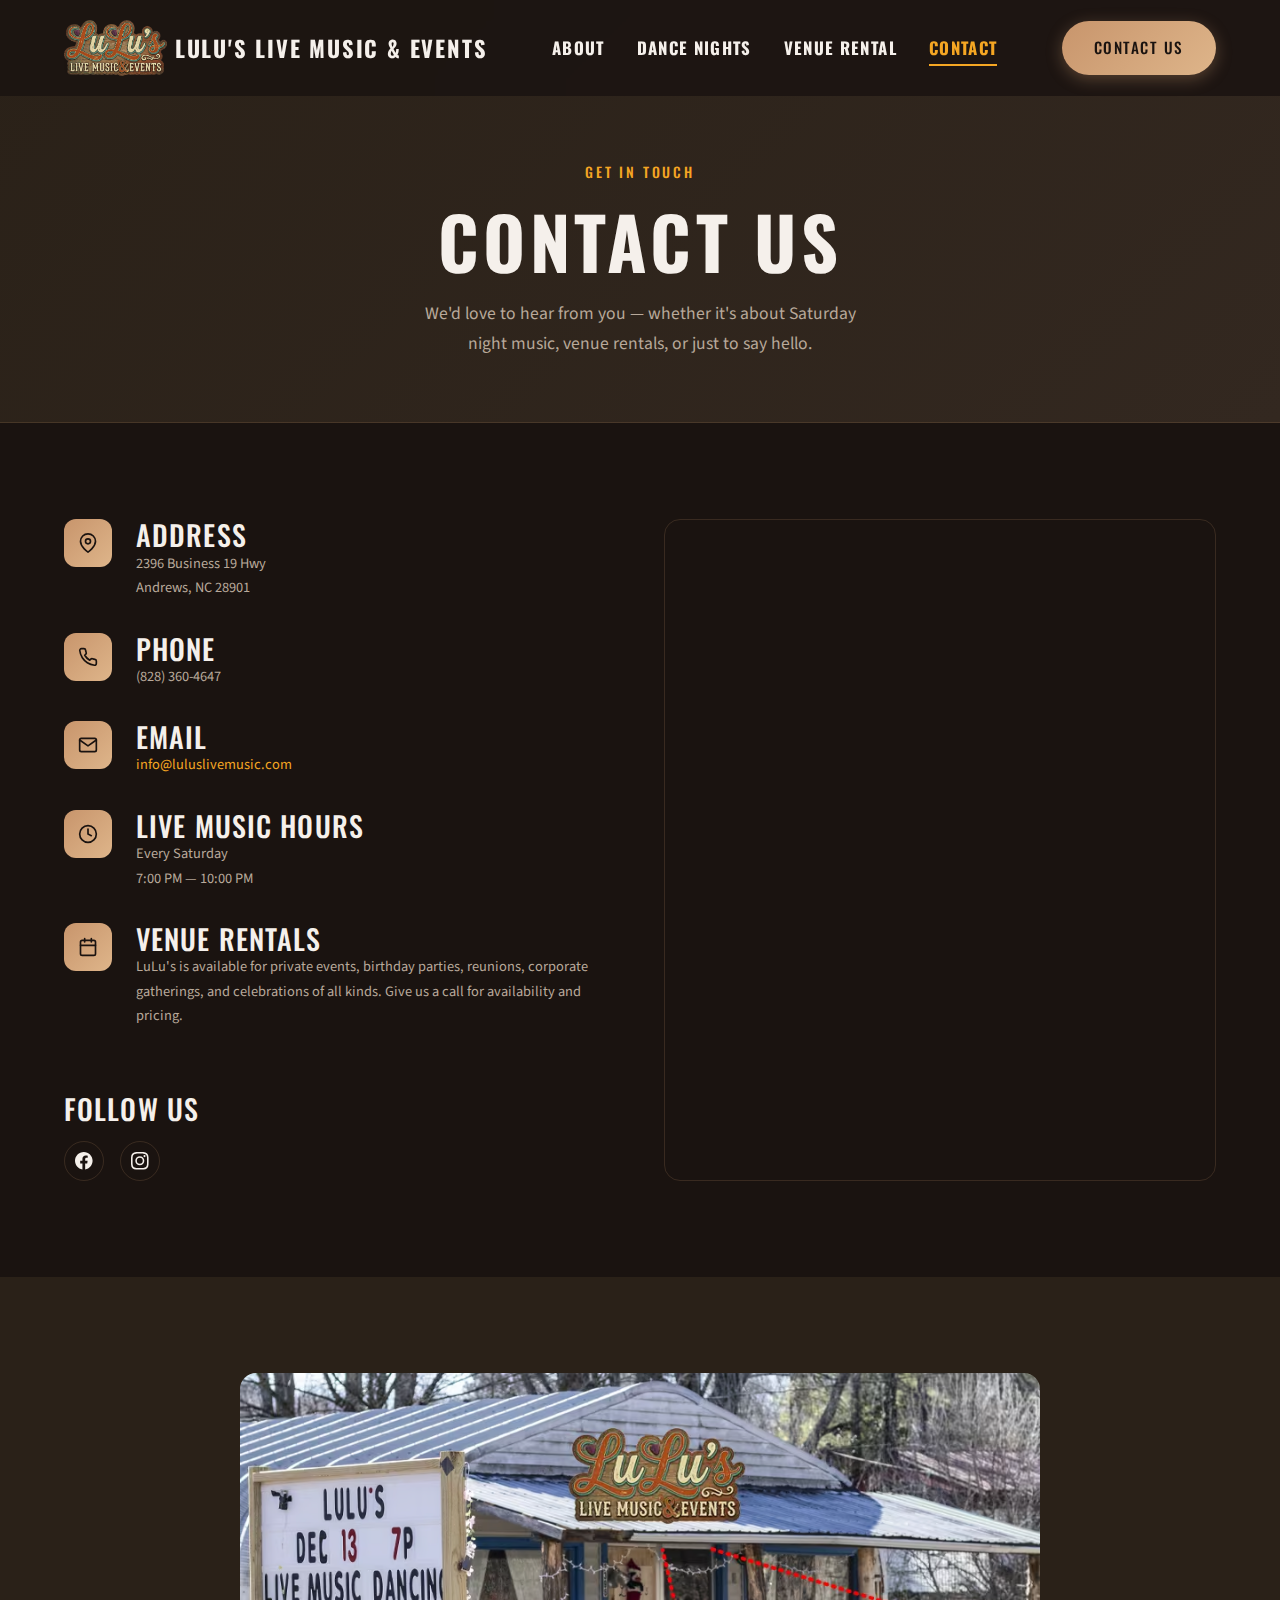
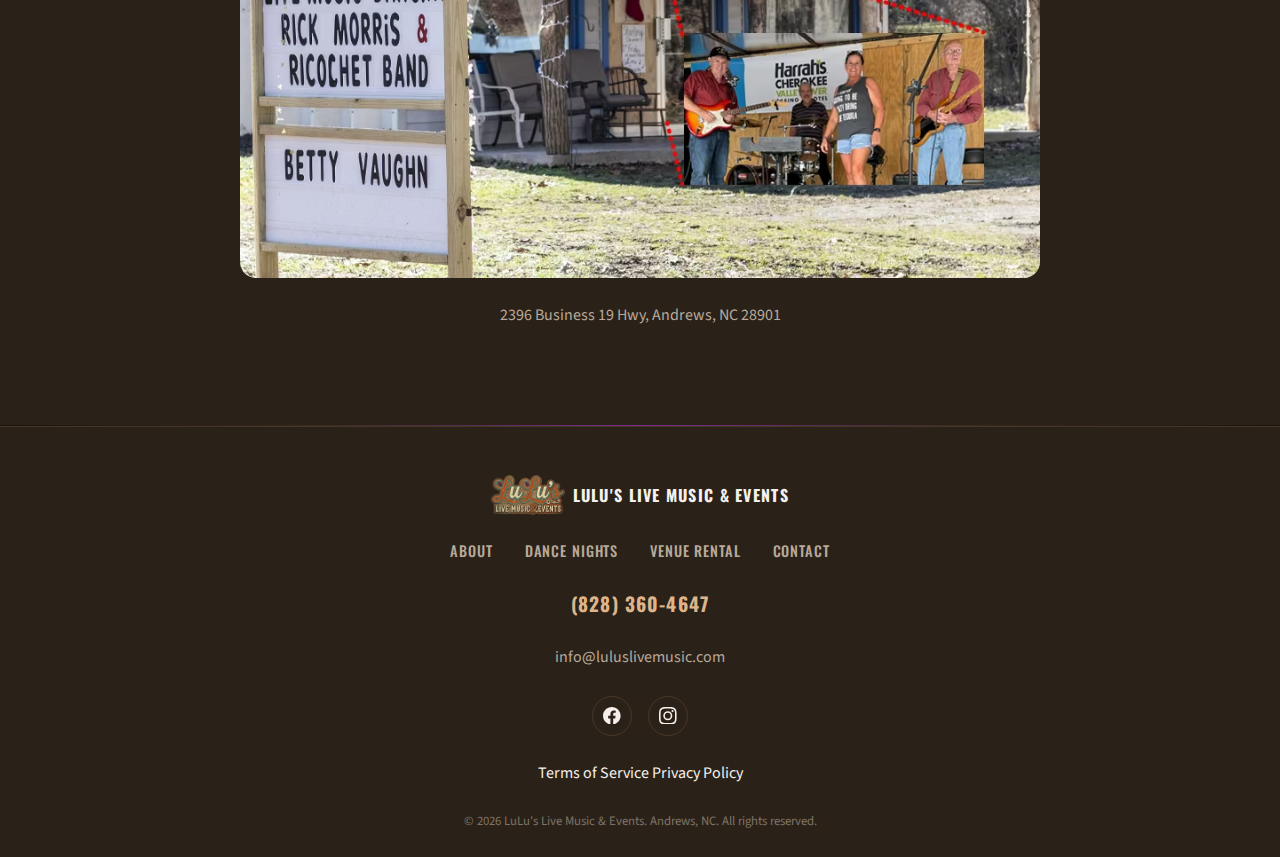
<file: contact/index.html>
<!DOCTYPE html>
<html lang="en">

<head>
    <meta charset="UTF-8">
    <meta name="viewport" content="width=device-width, initial-scale=1.0">
    <title>Contact | LuLu's Live Music &amp; Events | Andrews, NC</title>
    <meta name="description"
        content="Get in touch with LuLu's Live Music &amp; Events in Andrews, NC. Find our address, phone number, live music hours, and venue rental information.">
    <link rel="stylesheet" href="../index.css">
    <link rel="icon" type="image/avif" href="../LuLu's live music and events logo.avif">
</head>

<body>

    <!-- ══════════════════════════════════════════════════════════
       NAVIGATION
       ══════════════════════════════════════════════════════════ -->
    <nav class="navbar" id="navbar">
        <div class="navbar__inner">
            <a href="../" class="navbar__logo">
                <img src="../LuLu's live music and events logo.avif" alt="LuLu's Live Music and Events logo">
                <span class="navbar__logo-text">LuLu's Live Music &amp; Events</span>
            </a>

            <div class="navbar__links" id="nav-links">
                <a href="../about/">About</a>
                <a href="../dance-nights/">Dance Nights</a>
                <a href="../venue-rental-andrews-nc/">Venue Rental</a>
                <a href="./" class="active">Contact</a>
            </div>

            <a href="./" class="btn btn--primary navbar__cta">Contact Us</a>

            <button class="navbar__toggle" id="nav-toggle" aria-label="Toggle menu">
                <span></span>
                <span></span>
                <span></span>
            </button>
        </div>
    </nav>

    <!-- Mobile Menu -->
    <div class="mobile-menu" id="mobile-menu">
        <a href="../about/" class="mobile-link">About</a>
        <a href="../dance-nights/" class="mobile-link">Dance Nights</a>
        <a href="../venue-rental-andrews-nc/" class="mobile-link">Venue Rental</a>
        <a href="./" class="mobile-link">Contact</a>
        <a href="./" class="btn btn--primary">Contact Us</a>
    </div>

    <!-- ══════════════════════════════════════════════════════════
       CONTACT HERO
       ══════════════════════════════════════════════════════════ -->
    <section class="contact-hero">
        <div class="container">
            <span class="section-label">Get in Touch</span>
            <h1>Contact Us</h1>
            <p class="contact-hero__subtitle">We'd love to hear from you — whether it's about Saturday night music,
                venue
                rentals, or just to say hello.</p>
        </div>
    </section>

    <!-- ══════════════════════════════════════════════════════════
       CONTACT CONTENT
       ══════════════════════════════════════════════════════════ -->
    <section class="section">
        <div class="container">
            <div class="contact-grid">

                <!-- Left: Contact Info -->
                <div class="contact-info">
                    <div class="contact-item">
                        <div class="contact-item__icon">
                            <svg width="20" height="20" viewBox="0 0 24 24" fill="none" stroke="currentColor"
                                stroke-width="2" stroke-linecap="round" stroke-linejoin="round">
                                <path d="M21 10c0 7-9 13-9 13s-9-6-9-13a9 9 0 0 1 18 0z" />
                                <circle cx="12" cy="10" r="3" />
                            </svg>
                        </div>
                        <div>
                            <h3>Address</h3>
                            <p>2396 Business 19 Hwy<br>Andrews, NC 28901</p>
                        </div>
                    </div>

                    <div class="contact-item">
                        <div class="contact-item__icon">
                            <svg width="20" height="20" viewBox="0 0 24 24" fill="none" stroke="currentColor"
                                stroke-width="2" stroke-linecap="round" stroke-linejoin="round">
                                <path
                                    d="M22 16.92v3a2 2 0 0 1-2.18 2 19.79 19.79 0 0 1-8.63-3.07 19.5 19.5 0 0 1-6-6 19.79 19.79 0 0 1-3.07-8.67A2 2 0 0 1 4.11 2h3a2 2 0 0 1 2 1.72 12.84 12.84 0 0 0 .7 2.81 2 2 0 0 1-.45 2.11L8.09 9.91a16 16 0 0 0 6 6l1.27-1.27a2 2 0 0 1 2.11-.45 12.84 12.84 0 0 0 2.81.7A2 2 0 0 1 22 16.92z" />
                            </svg>
                        </div>
                        <div>
                            <h3>Phone</h3>
                            <p>(828) 360-4647</p>
                        </div>
                    </div>

                    <div class="contact-item">
                        <div class="contact-item__icon">
                            <svg width="20" height="20" viewBox="0 0 24 24" fill="none" stroke="currentColor"
                                stroke-width="2" stroke-linecap="round" stroke-linejoin="round">
                                <path d="M4 4h16c1.1 0 2 .9 2 2v12c0 1.1-.9 2-2 2H4c-1.1 0-2-.9-2-2V6c0-1.1.9-2 2-2z" />
                                <polyline points="22,6 12,13 2,6" />
                            </svg>
                        </div>
                        <div>
                            <h3>Email</h3>
                            <p><a href="mailto:info@luluslivemusic.com">info@luluslivemusic.com</a></p>
                        </div>
                    </div>

                    <div class="contact-item">
                        <div class="contact-item__icon">
                            <svg width="20" height="20" viewBox="0 0 24 24" fill="none" stroke="currentColor"
                                stroke-width="2" stroke-linecap="round" stroke-linejoin="round">
                                <circle cx="12" cy="12" r="10" />
                                <path d="M12 6v6l4 2" />
                            </svg>
                        </div>
                        <div>
                            <h3>Live Music Hours</h3>
                            <p>Every Saturday<br>7:00 PM — 10:00 PM</p>
                        </div>
                    </div>

                    <div class="contact-item">
                        <div class="contact-item__icon">
                            <svg width="20" height="20" viewBox="0 0 24 24" fill="none" stroke="currentColor"
                                stroke-width="2" stroke-linecap="round" stroke-linejoin="round">
                                <rect x="3" y="4" width="18" height="18" rx="2" ry="2" />
                                <line x1="16" y1="2" x2="16" y2="6" />
                                <line x1="8" y1="2" x2="8" y2="6" />
                                <line x1="3" y1="10" x2="21" y2="10" />
                            </svg>
                        </div>
                        <div>
                            <h3>Venue Rentals</h3>
                            <p>LuLu's is available for private events, birthday parties, reunions, corporate gatherings,
                                and
                                celebrations of all kinds. Give us a call for availability and pricing.</p>
                        </div>
                    </div>

                    <!-- Social Links -->
                    <div class="contact-social">
                        <h3>Follow Us</h3>
                        <div class="footer__social" style="margin-top: var(--sp-md);">
                            <a href="#" aria-label="Facebook">
                                <svg width="18" height="18" viewBox="0 0 24 24" fill="currentColor">
                                    <path
                                        d="M24 12.073c0-6.627-5.373-12-12-12s-12 5.373-12 12c0 5.99 4.388 10.954 10.125 11.854v-8.385H7.078v-3.47h3.047V9.43c0-3.007 1.792-4.669 4.533-4.669 1.312 0 2.686.235 2.686.235v2.953H15.83c-1.491 0-1.956.925-1.956 1.874v2.25h3.328l-.532 3.47h-2.796v8.385C19.612 23.027 24 18.062 24 12.073z" />
                                </svg>
                            </a>
                            <a href="#" aria-label="Instagram">
                                <svg width="18" height="18" viewBox="0 0 24 24" fill="currentColor">
                                    <path
                                        d="M12 2.163c3.204 0 3.584.012 4.85.07 3.252.148 4.771 1.691 4.919 4.919.058 1.265.069 1.645.069 4.849 0 3.205-.012 3.584-.069 4.849-.149 3.225-1.664 4.771-4.919 4.919-1.266.058-1.644.07-4.85.07-3.204 0-3.584-.012-4.849-.07-3.26-.149-4.771-1.699-4.919-4.92-.058-1.265-.07-1.644-.07-4.849 0-3.204.013-3.583.07-4.849.149-3.227 1.664-4.771 4.919-4.919 1.266-.057 1.645-.069 4.849-.069zM12 0C8.741 0 8.333.014 7.053.072 2.695.272.273 2.69.073 7.052.014 8.333 0 8.741 0 12c0 3.259.014 3.668.072 4.948.2 4.358 2.618 6.78 6.98 6.98C8.333 23.986 8.741 24 12 24c3.259 0 3.668-.014 4.948-.072 4.354-.2 6.782-2.618 6.979-6.98.059-1.28.073-1.689.073-4.948 0-3.259-.014-3.667-.072-4.947-.196-4.354-2.617-6.78-6.979-6.98C15.668.014 15.259 0 12 0zm0 5.838a6.162 6.162 0 100 12.324 6.162 6.162 0 000-12.324zM12 16a4 4 0 110-8 4 4 0 010 8zm6.406-11.845a1.44 1.44 0 100 2.881 1.44 1.44 0 000-2.881z" />
                                </svg>
                            </a>
                        </div>
                    </div>
                </div>

                <!-- Right: Google Maps -->
                <div class="map-embed map-embed--tall">
                    <iframe
                        src="https://www.google.com/maps/embed?pb=!1m18!1m12!1m3!1d3260.440609063546!2d-83.80659018754659!3d35.195492456388564!2m3!1f0!2f0!3f0!3m2!1i1024!2i768!4f13.1!3m3!1m2!1s0x885edbf7654bbe85%3A0xaa1734ea0fb8cd37!2sLuLu&#39;s%20Live%20Music%20%26%20Events!5e0!3m2!1sen!2sus!4v1771516581843!5m2!1sen!2sus"
                        width="100%" height="100%" style="border:0;" allowfullscreen="" loading="lazy"
                        referrerpolicy="no-referrer-when-downgrade"
                        title="LuLu's Live Music and Events location on Google Maps">
                    </iframe>
                </div>
            </div>
        </div>
    </section>

    <!-- ══════════════════════════════════════════════════════════
       VENUE IMAGE
       ══════════════════════════════════════════════════════════ -->
    <section class="section section--surface">
        <div class="container" style="text-align: center;">
            <img src="../LuLu's Live Music & Events Exterior photo of the front of the music venue with an image of the band inside it.avif"
                alt="Exterior view of LuLu's Live Music and Events venue in Andrews, NC" class="venue-img"
                loading="lazy" style="max-width: 800px; margin: 0 auto;">
            <p style="margin: var(--sp-lg) auto 0; text-align: center;">2396 Business 19 Hwy, Andrews, NC 28901</p>
        </div>
    </section>

    <div class="section-divider"></div>

    <!-- ══════════════════════════════════════════════════════════
       FOOTER
       ══════════════════════════════════════════════════════════ -->
    <footer class="footer">
        <div class="container">
            <div class="footer__inner">
                <a href="../" class="footer__logo">
                    <img src="../LuLu's live music and events logo.avif" alt="LuLu's logo">
                    <span class="footer__logo-text">LuLu's Live Music &amp; Events</span>
                </a>

                <div class="footer__links">
                    <a href="../about/">About</a>
                    <a href="../dance-nights/">Dance Nights</a>
                    <a href="../venue-rental-andrews-nc/">Venue Rental</a>
                    <a href="./">Contact</a>
                </div>

                <p class="footer__phone">(828) 360-4647</p>
                <p class="footer__email"><a href="mailto:info@luluslivemusic.com">info@luluslivemusic.com</a></p>

                <div class="footer__social">
                    <a href="#" aria-label="Facebook">
                        <svg width="18" height="18" viewBox="0 0 24 24" fill="currentColor">
                            <path
                                d="M24 12.073c0-6.627-5.373-12-12-12s-12 5.373-12 12c0 5.99 4.388 10.954 10.125 11.854v-8.385H7.078v-3.47h3.047V9.43c0-3.007 1.792-4.669 4.533-4.669 1.312 0 2.686.235 2.686.235v2.953H15.83c-1.491 0-1.956.925-1.956 1.874v2.25h3.328l-.532 3.47h-2.796v8.385C19.612 23.027 24 18.062 24 12.073z" />
                        </svg>
                    </a>
                    <a href="#" aria-label="Instagram">
                        <svg width="18" height="18" viewBox="0 0 24 24" fill="currentColor">
                            <path
                                d="M12 2.163c3.204 0 3.584.012 4.85.07 3.252.148 4.771 1.691 4.919 4.919.058 1.265.069 1.645.069 4.849 0 3.205-.012 3.584-.069 4.849-.149 3.225-1.664 4.771-4.919 4.919-1.266.058-1.644.07-4.85.07-3.204 0-3.584-.012-4.849-.07-3.26-.149-4.771-1.699-4.919-4.92-.058-1.265-.07-1.644-.07-4.849 0-3.204.013-3.583.07-4.849.149-3.227 1.664-4.771 4.919-4.919 1.266-.057 1.645-.069 4.849-.069zM12 0C8.741 0 8.333.014 7.053.072 2.695.272.273 2.69.073 7.052.014 8.333 0 8.741 0 12c0 3.259.014 3.668.072 4.948.2 4.358 2.618 6.78 6.98 6.98C8.333 23.986 8.741 24 12 24c3.259 0 3.668-.014 4.948-.072 4.354-.2 6.782-2.618 6.979-6.98.059-1.28.073-1.689.073-4.948 0-3.259-.014-3.667-.072-4.947-.196-4.354-2.617-6.78-6.979-6.98C15.668.014 15.259 0 12 0zm0 5.838a6.162 6.162 0 100 12.324 6.162 6.162 0 000-12.324zM12 16a4 4 0 110-8 4 4 0 010 8zm6.406-11.845a1.44 1.44 0 100 2.881 1.44 1.44 0 000-2.881z" />
                        </svg>
                    </a>
                </div>

                <div class="footer__legal">
                    <a href="../terms/">Terms of Service</a>
                    <a href="../privacy/">Privacy Policy</a>
                </div>

                <p class="footer__copy">&copy; 2026 LuLu's Live Music &amp; Events. Andrews, NC. All rights reserved.
                </p>
            </div>
        </div>
    </footer>

    <!-- ══════════════════════════════════════════════════════════
       SCRIPTS
       ══════════════════════════════════════════════════════════ -->
    <script>
        // Navbar scroll effect
        const navbar = document.getElementById('navbar');
        window.addEventListener('scroll', () => {
            navbar.classList.toggle('scrolled', window.scrollY > 40);
        });

        // Mobile menu toggle
        const navToggle = document.getElementById('nav-toggle');
        const mobileMenu = document.getElementById('mobile-menu');
        navToggle.addEventListener('click', () => {
            mobileMenu.classList.toggle('active');
        });

        // Close mobile menu when a link is tapped
        document.querySelectorAll('.mobile-link').forEach(link => {
            link.addEventListener('click', () => {
                mobileMenu.classList.remove('active');
            });
        });
    </script>

</body>

</html>
</file>
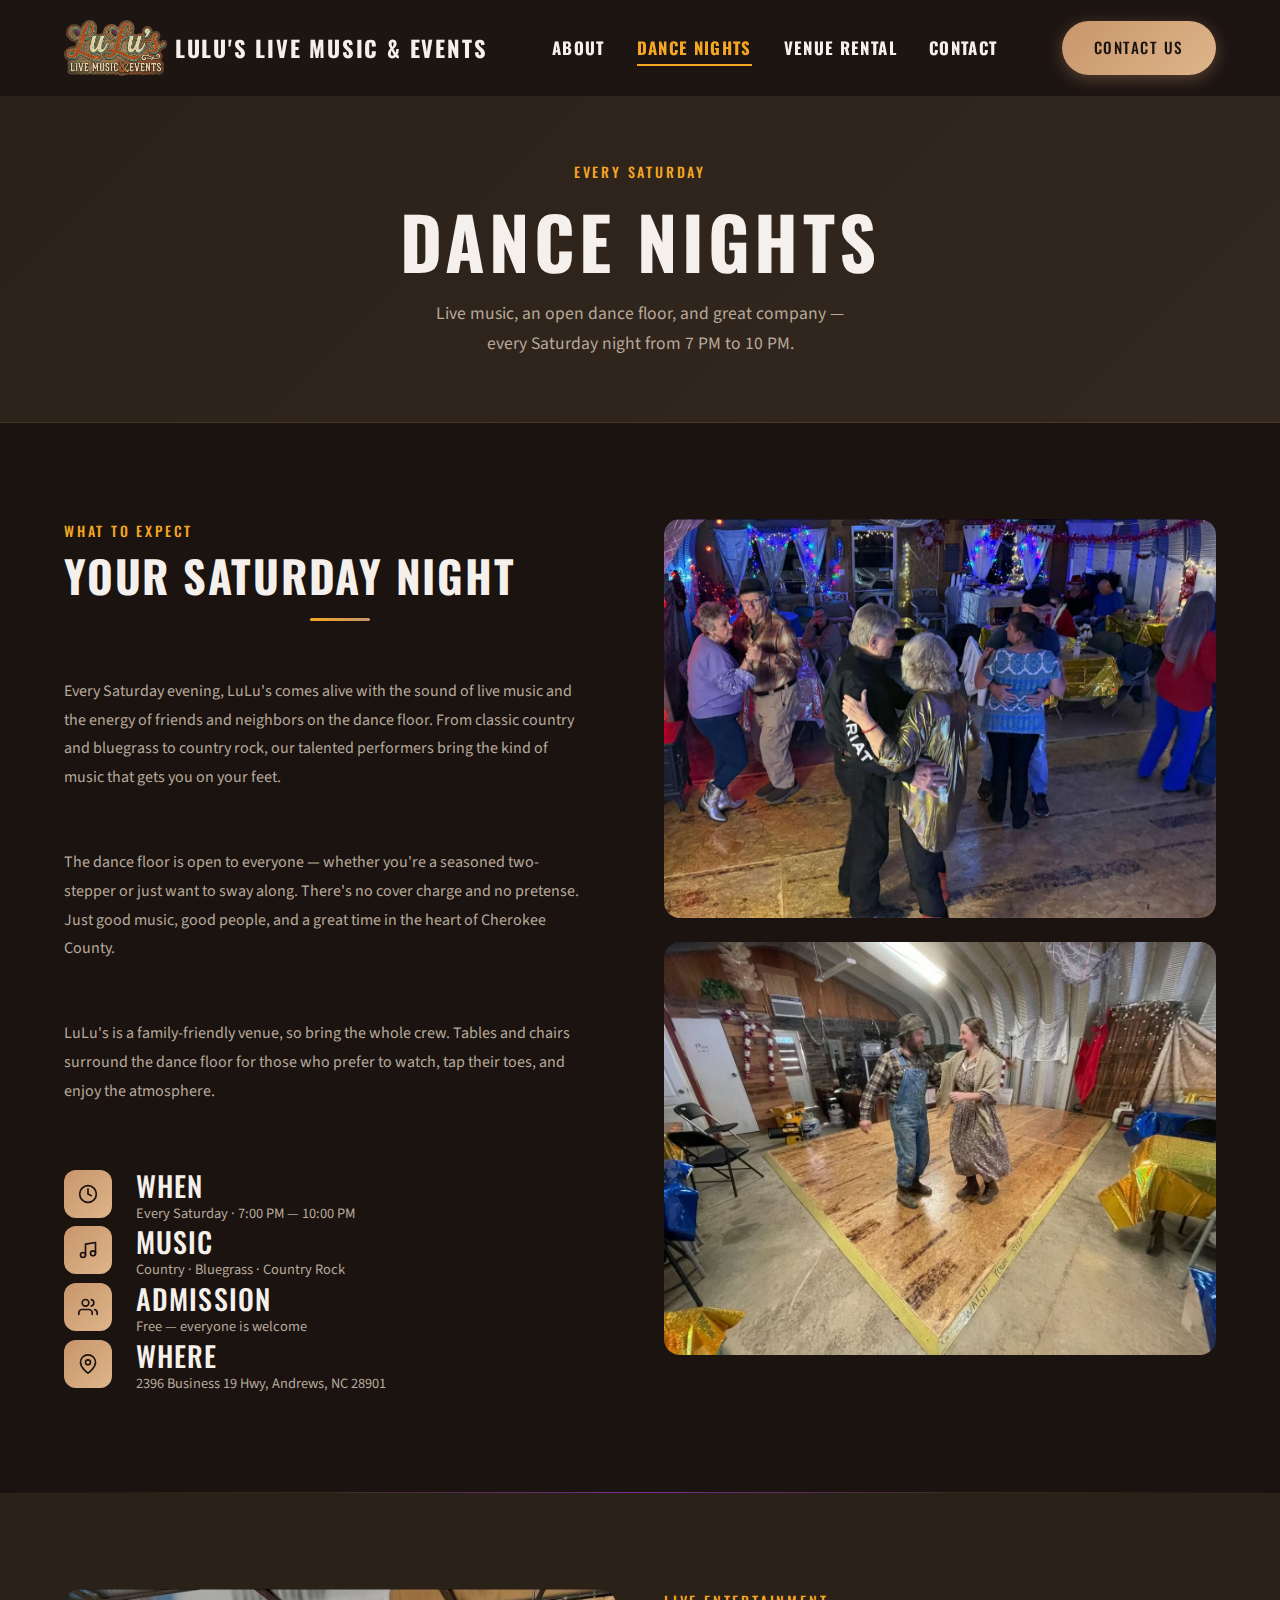
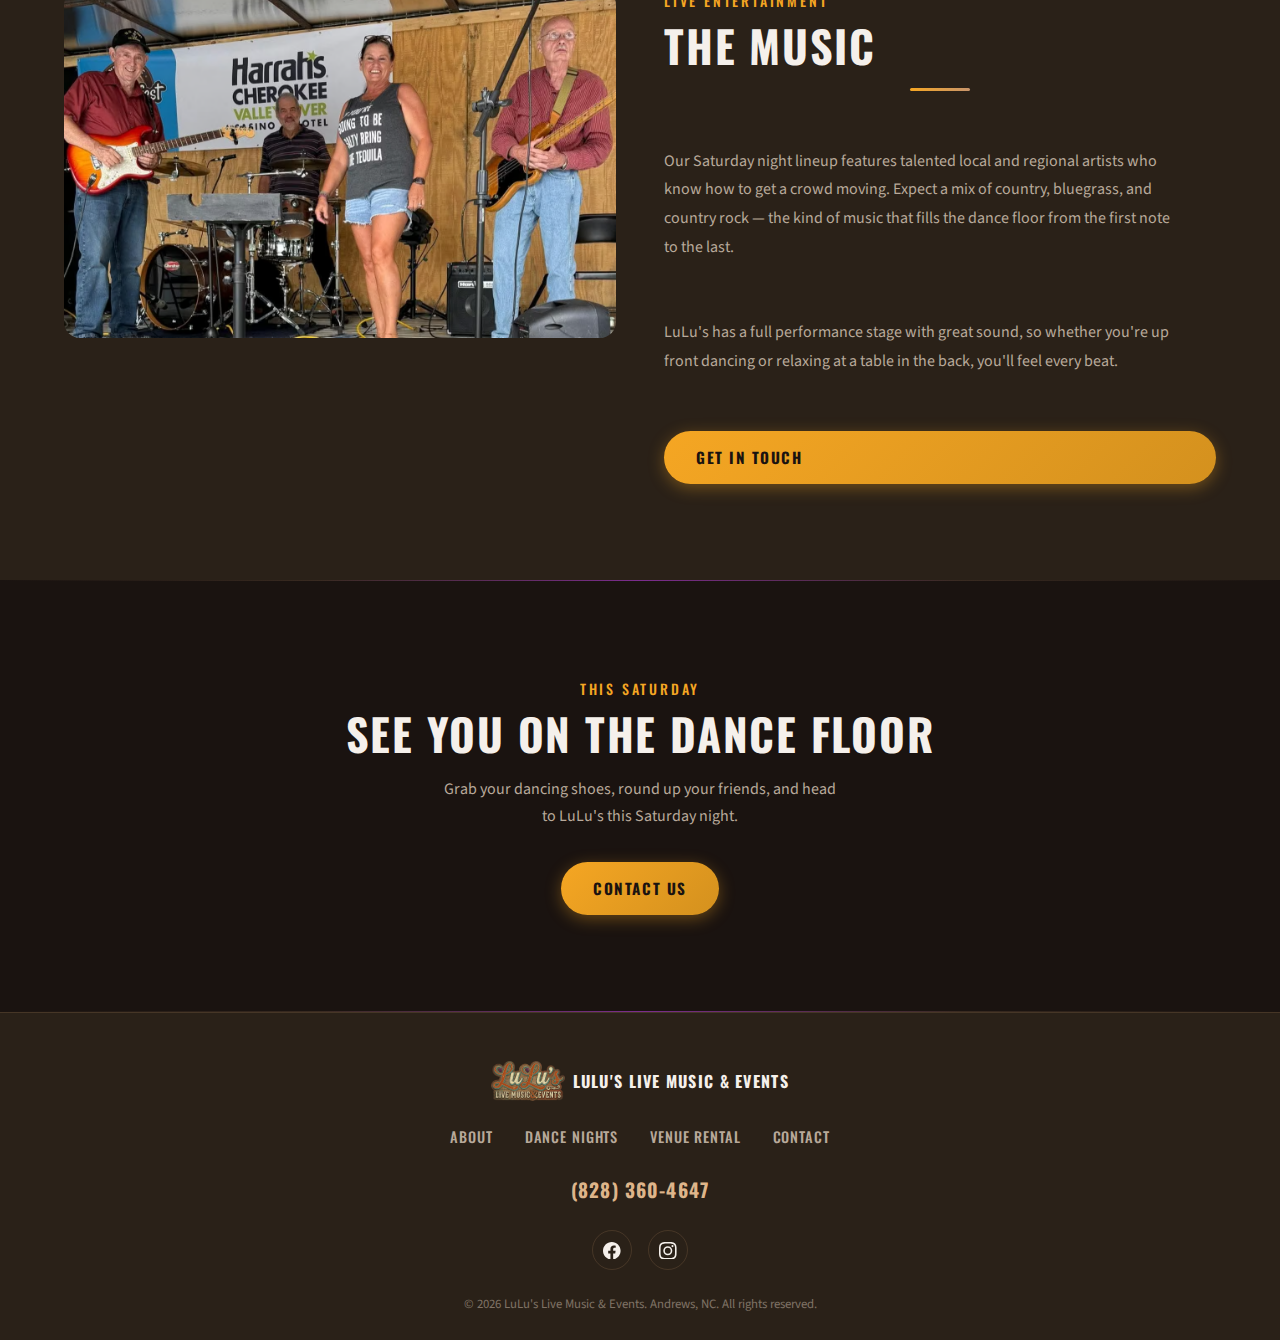
<file: dance-nights/index.html>
<!DOCTYPE html>
<html lang="en">

<head>
    <meta charset="UTF-8">
    <meta name="viewport" content="width=device-width, initial-scale=1.0">
    <title>Dance Nights | LuLu's Live Music &amp; Events | Andrews, NC</title>
    <meta name="description"
        content="Join us every Saturday night for live music and open dancing at LuLu's in Andrews, NC. Family-friendly atmosphere with country, bluegrass, and country rock.">
    <link rel="stylesheet" href="../index.css">
    <link rel="icon" type="image/avif" href="../LuLu's live music and events logo.avif">
</head>

<body>

    <!-- ══════════════════════════════════════════════════════════
       NAVIGATION
       ══════════════════════════════════════════════════════════ -->
    <nav class="navbar" id="navbar">
        <div class="navbar__inner">
            <a href="../" class="navbar__logo">
                <img src="../LuLu's live music and events logo.avif" alt="LuLu's Live Music and Events logo">
                <span class="navbar__logo-text">LuLu's Live Music &amp; Events</span>
            </a>

            <div class="navbar__links" id="nav-links">
                <a href="../about/">About</a>
                <a href="./" class="active">Dance Nights</a>
                <a href="../venue-rental-andrews-nc/">Venue Rental</a>
                <a href="../contact/">Contact</a>
            </div>

            <a href="../contact/" class="btn btn--primary navbar__cta">Contact Us</a>

            <button class="navbar__toggle" id="nav-toggle" aria-label="Toggle menu">
                <span></span>
                <span></span>
                <span></span>
            </button>
        </div>
    </nav>

    <!-- Mobile Menu -->
    <div class="mobile-menu" id="mobile-menu">
        <a href="../about/" class="mobile-link">About</a>
        <a href="./" class="mobile-link">Dance Nights</a>
        <a href="../venue-rental-andrews-nc/" class="mobile-link">Venue Rental</a>
        <a href="../contact/" class="mobile-link">Contact</a>
        <a href="../contact/" class="btn btn--primary">Contact Us</a>
    </div>

    <!-- ══════════════════════════════════════════════════════════
       DANCE NIGHTS HERO
       ══════════════════════════════════════════════════════════ -->
    <section class="contact-hero">
        <div class="container">
            <span class="section-label">Every Saturday</span>
            <h1>Dance Nights</h1>
            <p class="contact-hero__subtitle">Live music, an open dance floor, and great company — every Saturday
                night from 7 PM to 10 PM.</p>
        </div>
    </section>

    <!-- ══════════════════════════════════════════════════════════
       THE EXPERIENCE
       ══════════════════════════════════════════════════════════ -->
    <section class="section">
        <div class="container">
            <div class="contact-grid">

                <!-- Left: Details -->
                <div class="contact-info">
                    <div class="section-header" style="text-align: left; margin-bottom: var(--sp-lg);">
                        <span class="section-label">What to Expect</span>
                        <h2>Your Saturday Night</h2>
                    </div>

                    <p style="line-height: 1.8; margin-bottom: var(--sp-lg);">
                        Every Saturday evening, LuLu's comes alive with the sound of live music and the energy of
                        friends and neighbors on the dance floor. From classic country and bluegrass to country rock,
                        our talented performers bring the kind of music that gets you on your feet.
                    </p>

                    <p style="line-height: 1.8; margin-bottom: var(--sp-lg);">
                        The dance floor is open to everyone — whether you're a seasoned two-stepper or just want to
                        sway along. There's no cover charge and no pretense. Just good music, good people, and a
                        great time in the heart of Cherokee County.
                    </p>

                    <p style="line-height: 1.8; margin-bottom: var(--sp-xl);">
                        LuLu's is a family-friendly venue, so bring the whole crew. Tables and chairs surround the
                        dance floor for those who prefer to watch, tap their toes, and enjoy the atmosphere.
                    </p>

                    <div class="dance-nights-details">
                        <div class="contact-item">
                            <div class="contact-item__icon">
                                <svg width="20" height="20" viewBox="0 0 24 24" fill="none" stroke="currentColor"
                                    stroke-width="2" stroke-linecap="round" stroke-linejoin="round">
                                    <circle cx="12" cy="12" r="10" />
                                    <path d="M12 6v6l4 2" />
                                </svg>
                            </div>
                            <div>
                                <h3>When</h3>
                                <p>Every Saturday · 7:00 PM — 10:00 PM</p>
                            </div>
                        </div>

                        <div class="contact-item">
                            <div class="contact-item__icon">
                                <svg width="20" height="20" viewBox="0 0 24 24" fill="none" stroke="currentColor"
                                    stroke-width="2" stroke-linecap="round" stroke-linejoin="round">
                                    <path d="M9 18V5l12-2v13" />
                                    <circle cx="6" cy="18" r="3" />
                                    <circle cx="18" cy="16" r="3" />
                                </svg>
                            </div>
                            <div>
                                <h3>Music</h3>
                                <p>Country · Bluegrass · Country Rock</p>
                            </div>
                        </div>

                        <div class="contact-item">
                            <div class="contact-item__icon">
                                <svg width="20" height="20" viewBox="0 0 24 24" fill="none" stroke="currentColor"
                                    stroke-width="2" stroke-linecap="round" stroke-linejoin="round">
                                    <path d="M17 21v-2a4 4 0 0 0-4-4H5a4 4 0 0 0-4 4v2" />
                                    <circle cx="9" cy="7" r="4" />
                                    <path d="M23 21v-2a4 4 0 0 0-3-3.87" />
                                    <path d="M16 3.13a4 4 0 0 1 0 7.75" />
                                </svg>
                            </div>
                            <div>
                                <h3>Admission</h3>
                                <p>Free — everyone is welcome</p>
                            </div>
                        </div>

                        <div class="contact-item">
                            <div class="contact-item__icon">
                                <svg width="20" height="20" viewBox="0 0 24 24" fill="none" stroke="currentColor"
                                    stroke-width="2" stroke-linecap="round" stroke-linejoin="round">
                                    <path d="M21 10c0 7-9 13-9 13s-9-6-9-13a9 9 0 0 1 18 0z" />
                                    <circle cx="12" cy="10" r="3" />
                                </svg>
                            </div>
                            <div>
                                <h3>Where</h3>
                                <p>2396 Business 19 Hwy, Andrews, NC 28901</p>
                            </div>
                        </div>
                    </div>
                </div>

                <!-- Right: Photos -->
                <div style="display: flex; flex-direction: column; gap: var(--sp-lg);">
                    <img src="../lulus dance floor filled with dancers around 8pm.avif"
                        alt="The dance floor at LuLu's packed with dancers on a Saturday night" loading="lazy"
                        style="border-radius: var(--radius-lg); width: 100%;">
                    <img src="../dancing on the dance floor.avif" alt="Guests dancing at LuLu's Live Music and Events"
                        loading="lazy" style="border-radius: var(--radius-lg); width: 100%;">
                </div>
            </div>
        </div>
    </section>

    <div class="section-divider"></div>

    <!-- ══════════════════════════════════════════════════════════
       FEATURED BAND
       ══════════════════════════════════════════════════════════ -->
    <section class="section section--surface">
        <div class="container">
            <div class="contact-grid">
                <div>
                    <img src="../Betty-Vaughn-and-the-band-photograph-they-play-the-live-music-every-saturday.avif"
                        alt="Betty Vaughn and the band performing live at LuLu's" loading="lazy"
                        style="border-radius: var(--radius-lg); width: 100%;">
                </div>
                <div class="contact-info">
                    <div class="section-header" style="text-align: left; margin-bottom: var(--sp-lg);">
                        <span class="section-label">Live Entertainment</span>
                        <h2>The Music</h2>
                    </div>
                    <p style="line-height: 1.8; margin-bottom: var(--sp-lg);">
                        Our Saturday night lineup features talented local and regional artists who know how to get a
                        crowd moving. Expect a mix of country, bluegrass, and country rock — the kind of music that
                        fills the dance floor from the first note to the last.
                    </p>
                    <p style="line-height: 1.8; margin-bottom: var(--sp-lg);">
                        LuLu's has a full performance stage with great sound, so whether you're up front dancing or
                        relaxing at a table in the back, you'll feel every beat.
                    </p>
                    <a href="../contact/" class="btn btn--gold">Get in Touch</a>
                </div>
            </div>
        </div>
    </section>

    <div class="section-divider"></div>

    <!-- ══════════════════════════════════════════════════════════
       CTA BANNER
       ══════════════════════════════════════════════════════════ -->
    <section class="section" style="text-align: center;">
        <div class="container">
            <span class="section-label">This Saturday</span>
            <h2>See You on the Dance Floor</h2>
            <p style="margin: var(--sp-md) auto var(--sp-xl); max-width: 50ch;">Grab your dancing shoes, round up
                your friends, and head to LuLu's this Saturday night.</p>
            <a href="../contact/" class="btn btn--gold">Contact Us</a>
        </div>
    </section>

    <div class="section-divider"></div>

    <!-- ══════════════════════════════════════════════════════════
       FOOTER
       ══════════════════════════════════════════════════════════ -->
    <footer class="footer">
        <div class="container">
            <div class="footer__inner">
                <a href="../" class="footer__logo">
                    <img src="../LuLu's live music and events logo.avif" alt="LuLu's logo">
                    <span class="footer__logo-text">LuLu's Live Music &amp; Events</span>
                </a>

                <div class="footer__links">
                    <a href="../about/">About</a>
                    <a href="./">Dance Nights</a>
                    <a href="../venue-rental-andrews-nc/">Venue Rental</a>
                    <a href="../contact/">Contact</a>
                </div>

                <p class="footer__phone">(828) 360-4647</p>

                <div class="footer__social">
                    <a href="#" aria-label="Facebook">
                        <svg width="18" height="18" viewBox="0 0 24 24" fill="currentColor">
                            <path
                                d="M24 12.073c0-6.627-5.373-12-12-12s-12 5.373-12 12c0 5.99 4.388 10.954 10.125 11.854v-8.385H7.078v-3.47h3.047V9.43c0-3.007 1.792-4.669 4.533-4.669 1.312 0 2.686.235 2.686.235v2.953H15.83c-1.491 0-1.956.925-1.956 1.874v2.25h3.328l-.532 3.47h-2.796v8.385C19.612 23.027 24 18.062 24 12.073z" />
                        </svg>
                    </a>
                    <a href="#" aria-label="Instagram">
                        <svg width="18" height="18" viewBox="0 0 24 24" fill="currentColor">
                            <path
                                d="M12 2.163c3.204 0 3.584.012 4.85.07 3.252.148 4.771 1.691 4.919 4.919.058 1.265.069 1.645.069 4.849 0 3.205-.012 3.584-.069 4.849-.149 3.225-1.664 4.771-4.919 4.919-1.266.058-1.644.07-4.85.07-3.204 0-3.584-.012-4.849-.07-3.26-.149-4.771-1.699-4.919-4.92-.058-1.265-.07-1.644-.07-4.849 0-3.204.013-3.583.07-4.849.149-3.227 1.664-4.771 4.919-4.919 1.266-.057 1.645-.069 4.849-.069zM12 0C8.741 0 8.333.014 7.053.072 2.695.272.273 2.69.073 7.052.014 8.333 0 8.741 0 12c0 3.259.014 3.668.072 4.948.2 4.358 2.618 6.78 6.98 6.98C8.333 23.986 8.741 24 12 24c3.259 0 3.668-.014 4.948-.072 4.354-.2 6.782-2.618 6.979-6.98.059-1.28.073-1.689.073-4.948 0-3.259-.014-3.667-.072-4.947-.196-4.354-2.617-6.78-6.979-6.98C15.668.014 15.259 0 12 0zm0 5.838a6.162 6.162 0 100 12.324 6.162 6.162 0 000-12.324zM12 16a4 4 0 110-8 4 4 0 010 8zm6.406-11.845a1.44 1.44 0 100 2.881 1.44 1.44 0 000-2.881z" />
                        </svg>
                    </a>
                </div>

                <p class="footer__copy">&copy; 2026 LuLu's Live Music &amp; Events. Andrews, NC. All rights reserved.
                </p>
            </div>
        </div>
    </footer>

    <!-- ══════════════════════════════════════════════════════════
       SCRIPTS
       ══════════════════════════════════════════════════════════ -->
    <script>
        // Navbar scroll effect
        const navbar = document.getElementById('navbar');
        window.addEventListener('scroll', () => {
            navbar.classList.toggle('scrolled', window.scrollY > 40);
        });

        // Mobile menu toggle
        const navToggle = document.getElementById('nav-toggle');
        const mobileMenu = document.getElementById('mobile-menu');
        navToggle.addEventListener('click', () => {
            mobileMenu.classList.toggle('active');
        });

        // Close mobile menu when a link is tapped
        document.querySelectorAll('.mobile-link').forEach(link => {
            link.addEventListener('click', () => {
                mobileMenu.classList.remove('active');
            });
        });
    </script>

</body>

</html>
</file>
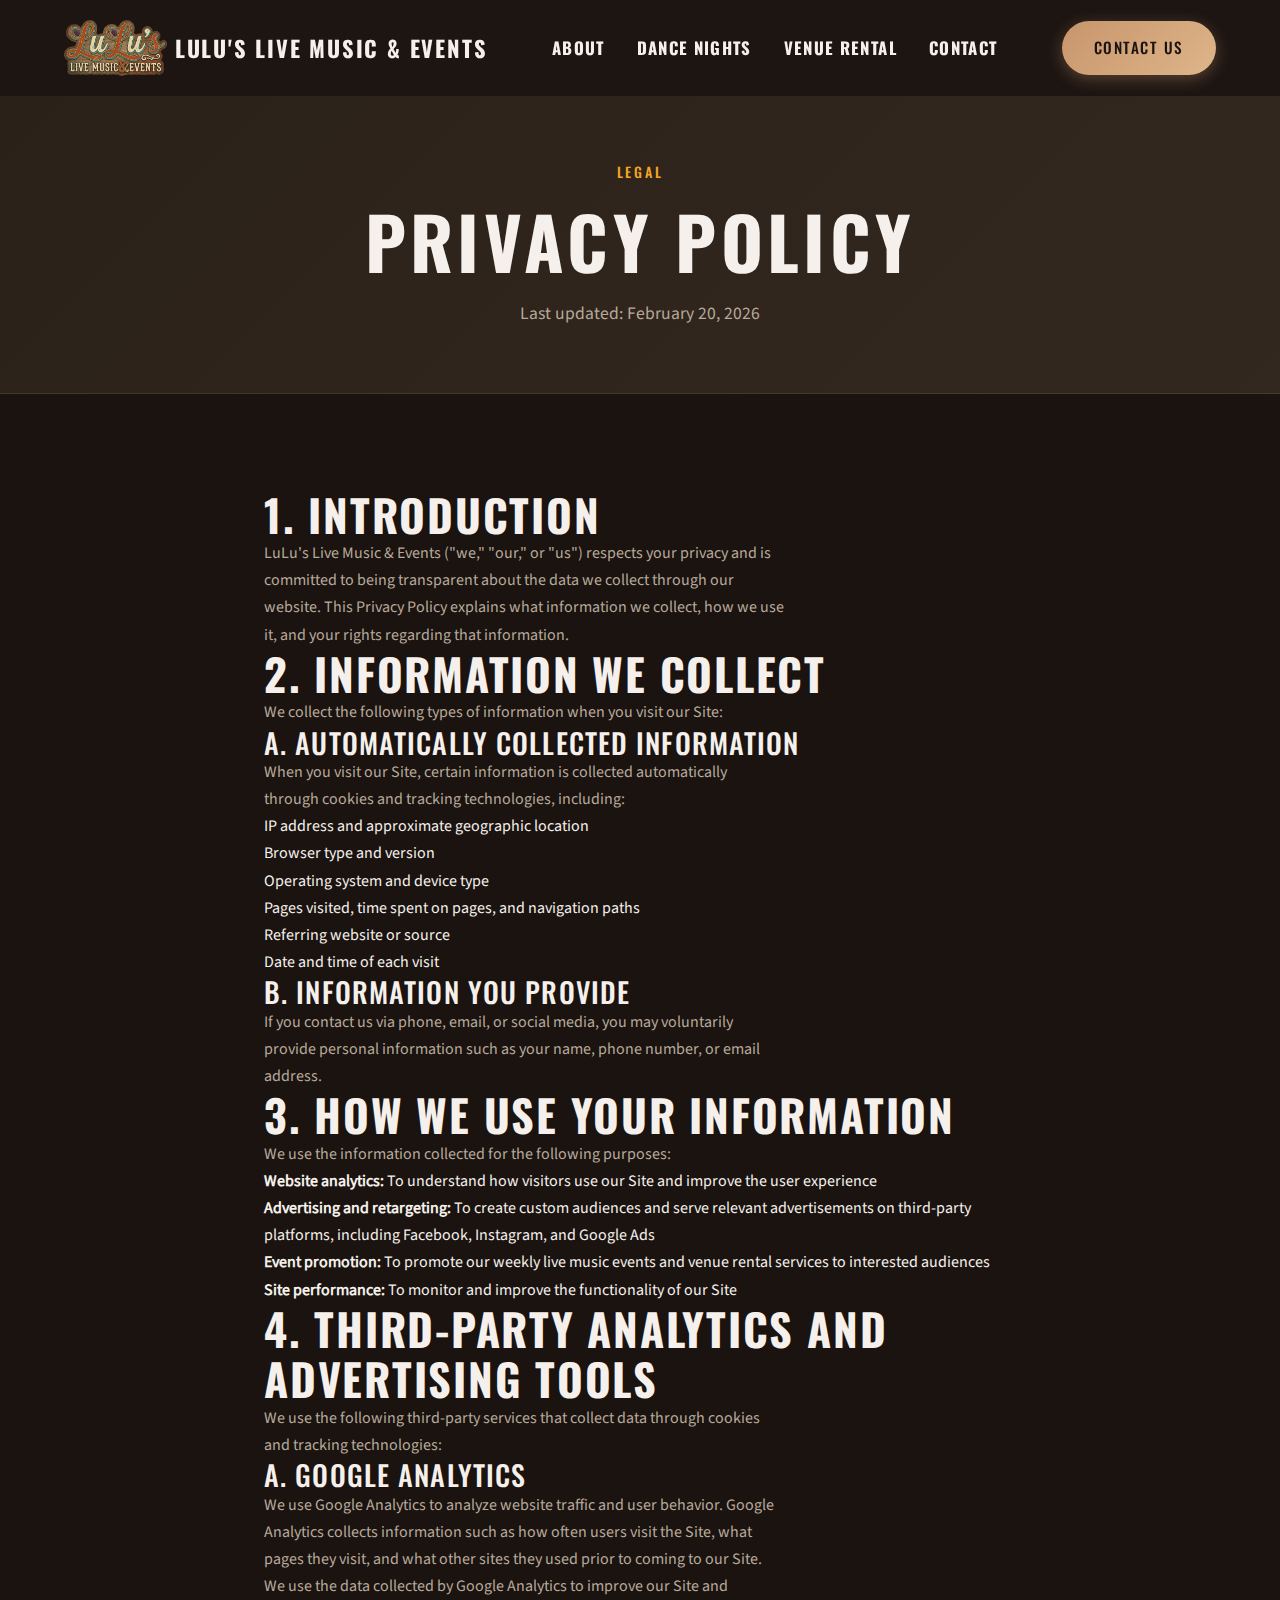
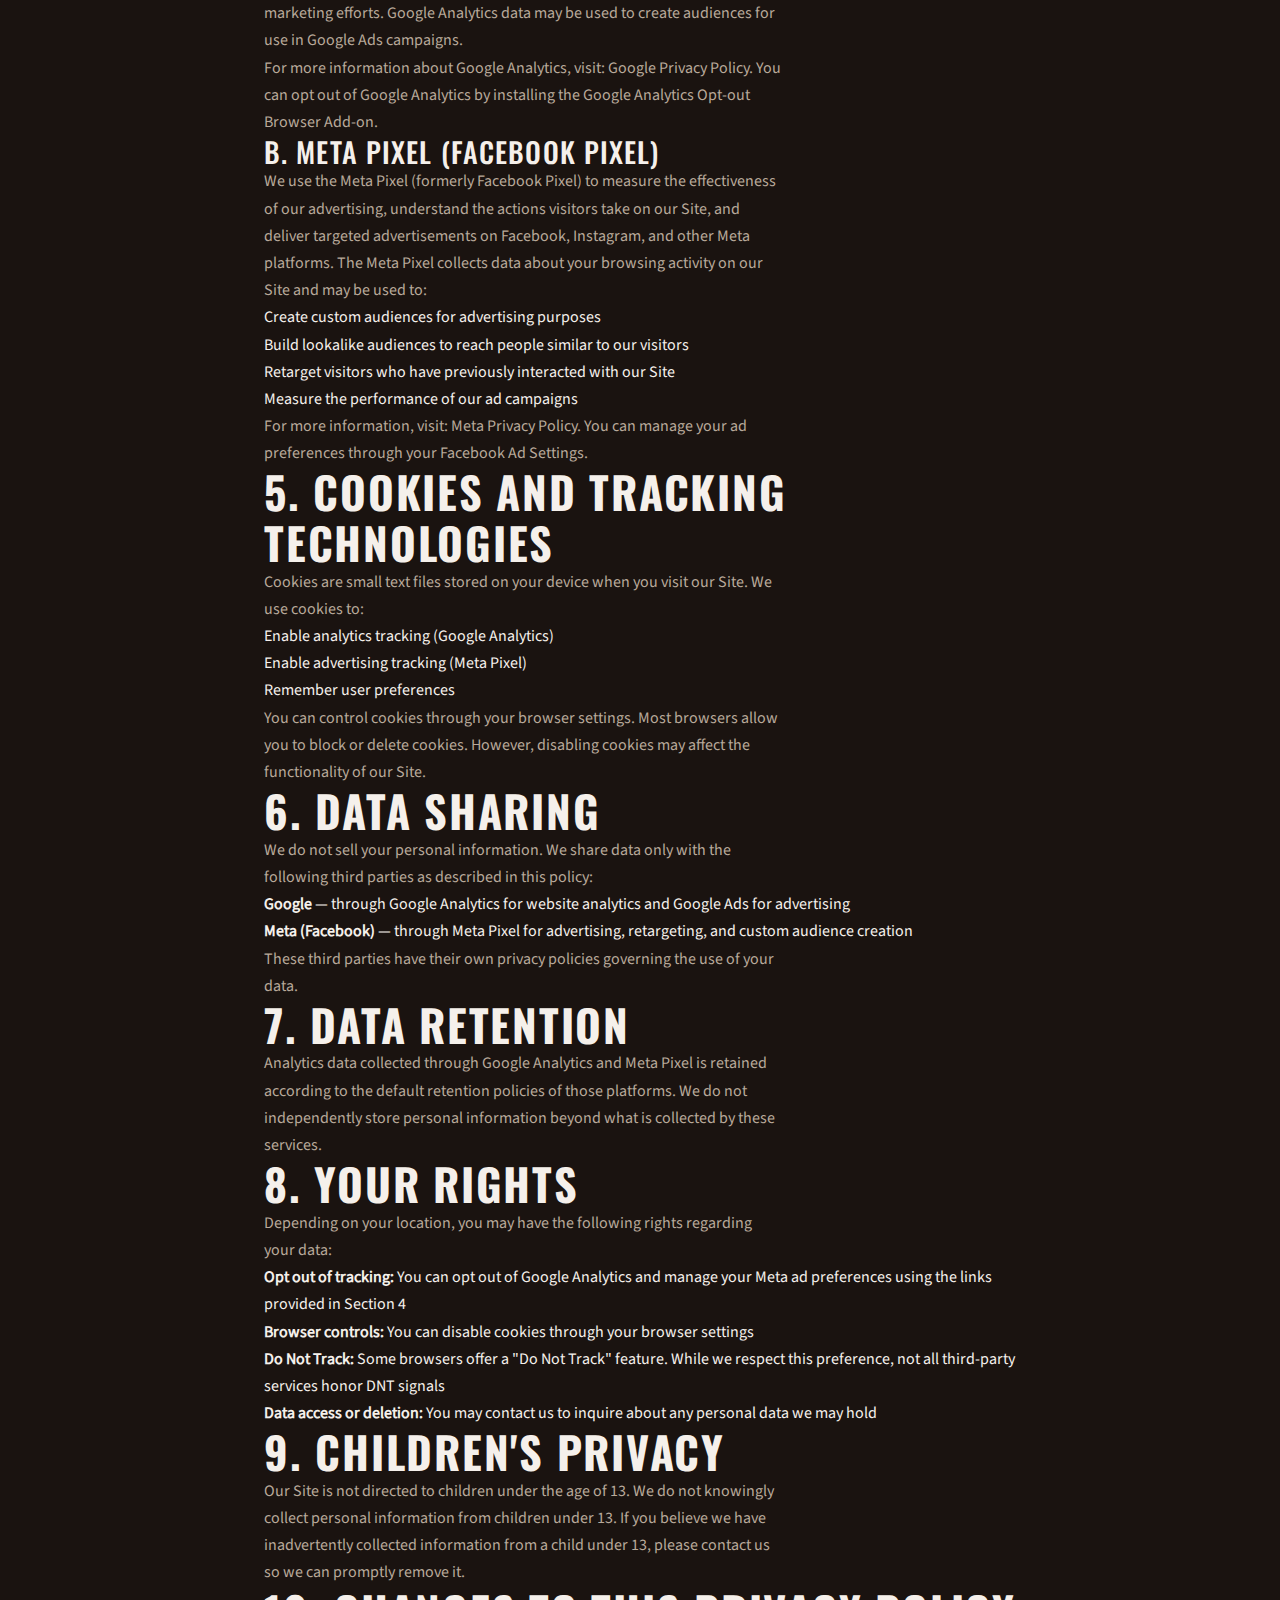
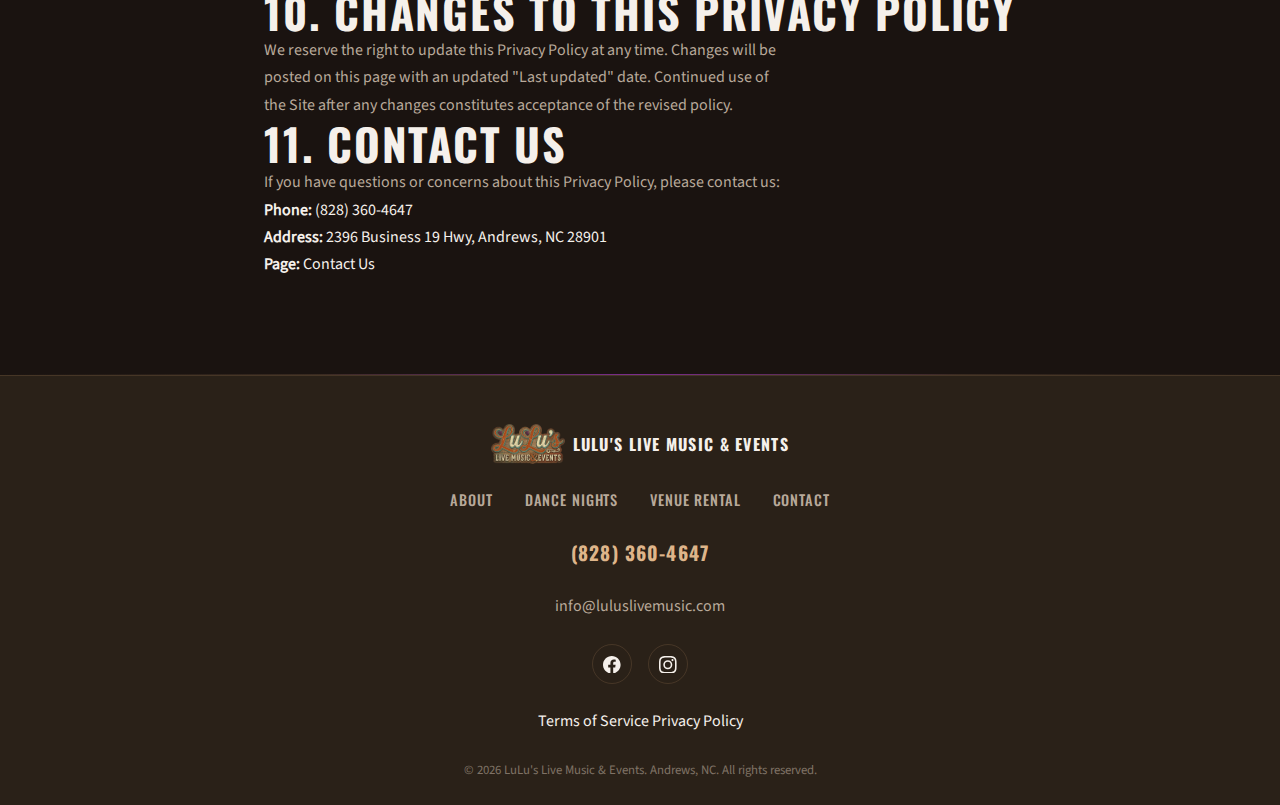
<file: privacy/index.html>
<!DOCTYPE html>
<html lang="en">

<head>
    <meta charset="UTF-8">
    <meta name="viewport" content="width=device-width, initial-scale=1.0">
    <title>Privacy Policy | LuLu's Live Music &amp; Events</title>
    <meta name="description"
        content="Privacy Policy for LuLu's Live Music and Events website in Andrews, NC. Learn how we collect, use, and protect your information.">
    <link rel="stylesheet" href="../index.css">
    <link rel="icon" type="image/avif" href="../LuLu's live music and events logo.avif">
</head>

<body>

    <!-- ══════════════════════════════════════════════════════════
       NAVIGATION
       ══════════════════════════════════════════════════════════ -->
    <nav class="navbar" id="navbar">
        <div class="navbar__inner">
            <a href="../" class="navbar__logo">
                <img src="../LuLu's live music and events logo.avif" alt="LuLu's Live Music and Events logo">
                <span class="navbar__logo-text">LuLu's Live Music &amp; Events</span>
            </a>

            <div class="navbar__links" id="nav-links">
                <a href="../about/">About</a>
                <a href="../dance-nights/">Dance Nights</a>
                <a href="../venue-rental-andrews-nc/">Venue Rental</a>
                <a href="../contact/">Contact</a>
            </div>

            <a href="../contact/" class="btn btn--primary navbar__cta">Contact Us</a>

            <button class="navbar__toggle" id="nav-toggle" aria-label="Toggle menu">
                <span></span>
                <span></span>
                <span></span>
            </button>
        </div>
    </nav>

    <!-- Mobile Menu -->
    <div class="mobile-menu" id="mobile-menu">
        <a href="../about/" class="mobile-link">About</a>
        <a href="../dance-nights/" class="mobile-link">Dance Nights</a>
        <a href="../venue-rental-andrews-nc/" class="mobile-link">Venue Rental</a>
        <a href="../contact/" class="mobile-link">Contact</a>
        <a href="../contact/" class="btn btn--primary">Contact Us</a>
    </div>

    <!-- ══════════════════════════════════════════════════════════
       HERO
       ══════════════════════════════════════════════════════════ -->
    <section class="contact-hero">
        <div class="container">
            <span class="section-label">Legal</span>
            <h1>Privacy Policy</h1>
            <p class="contact-hero__subtitle">Last updated: February 20, 2026</p>
        </div>
    </section>

    <!-- ══════════════════════════════════════════════════════════
       PRIVACY CONTENT
       ══════════════════════════════════════════════════════════ -->
    <section class="section">
        <div class="container" style="max-width: 800px;">
            <div class="legal-content">

                <h2>1. Introduction</h2>
                <p>LuLu's Live Music &amp; Events ("we," "our," or "us") respects your privacy and is committed to
                    being transparent about the data we collect through our website. This Privacy Policy explains what
                    information we collect, how we use it, and your rights regarding that information.</p>

                <h2>2. Information We Collect</h2>
                <p>We collect the following types of information when you visit our Site:</p>

                <h3>a. Automatically Collected Information</h3>
                <p>When you visit our Site, certain information is collected automatically through cookies and tracking
                    technologies, including:</p>
                <ul>
                    <li>IP address and approximate geographic location</li>
                    <li>Browser type and version</li>
                    <li>Operating system and device type</li>
                    <li>Pages visited, time spent on pages, and navigation paths</li>
                    <li>Referring website or source</li>
                    <li>Date and time of each visit</li>
                </ul>

                <h3>b. Information You Provide</h3>
                <p>If you contact us via phone, email, or social media, you may voluntarily provide personal
                    information such as your name, phone number, or email address.</p>

                <h2>3. How We Use Your Information</h2>
                <p>We use the information collected for the following purposes:</p>
                <ul>
                    <li><strong>Website analytics:</strong> To understand how visitors use our Site and improve the user
                        experience</li>
                    <li><strong>Advertising and retargeting:</strong> To create custom audiences and serve relevant
                        advertisements on third-party platforms, including Facebook, Instagram, and Google Ads</li>
                    <li><strong>Event promotion:</strong> To promote our weekly live music events and venue rental
                        services to interested audiences</li>
                    <li><strong>Site performance:</strong> To monitor and improve the functionality of our Site</li>
                </ul>

                <h2>4. Third-Party Analytics and Advertising Tools</h2>
                <p>We use the following third-party services that collect data through cookies and tracking
                    technologies:</p>

                <h3>a. Google Analytics</h3>
                <p>We use Google Analytics to analyze website traffic and user behavior. Google Analytics collects
                    information such as how often users visit the Site, what pages they visit, and what other sites they
                    used prior to coming to our Site. We use the data collected by Google Analytics to improve our Site
                    and marketing efforts. Google Analytics data may be used to create audiences for use in Google Ads
                    campaigns.</p>
                <p>For more information about Google Analytics, visit:
                    <a href="https://policies.google.com/privacy" target="_blank" rel="noopener noreferrer">Google
                        Privacy Policy</a>. You can opt out of Google Analytics by
                    installing the
                    <a href="https://tools.google.com/dlpage/gaoptout" target="_blank" rel="noopener noreferrer">Google
                        Analytics Opt-out Browser Add-on</a>.
                </p>

                <h3>b. Meta Pixel (Facebook Pixel)</h3>
                <p>We use the Meta Pixel (formerly Facebook Pixel) to measure the effectiveness of our advertising,
                    understand the actions visitors take on our Site, and deliver targeted advertisements on Facebook,
                    Instagram, and other Meta platforms. The Meta Pixel collects data about your browsing activity on
                    our Site and may be used to:</p>
                <ul>
                    <li>Create custom audiences for advertising purposes</li>
                    <li>Build lookalike audiences to reach people similar to our visitors</li>
                    <li>Retarget visitors who have previously interacted with our Site</li>
                    <li>Measure the performance of our ad campaigns</li>
                </ul>
                <p>For more information, visit:
                    <a href="https://www.facebook.com/privacy/policy/" target="_blank" rel="noopener noreferrer">Meta
                        Privacy Policy</a>. You can manage your ad preferences through
                    your
                    <a href="https://www.facebook.com/adpreferences" target="_blank" rel="noopener noreferrer">Facebook
                        Ad Settings</a>.
                </p>

                <h2>5. Cookies and Tracking Technologies</h2>
                <p>Cookies are small text files stored on your device when you visit our Site. We use cookies to:</p>
                <ul>
                    <li>Enable analytics tracking (Google Analytics)</li>
                    <li>Enable advertising tracking (Meta Pixel)</li>
                    <li>Remember user preferences</li>
                </ul>
                <p>You can control cookies through your browser settings. Most browsers allow you to block or delete
                    cookies. However, disabling cookies may affect the functionality of our Site.</p>

                <h2>6. Data Sharing</h2>
                <p>We do not sell your personal information. We share data only with the following third parties as
                    described in this policy:</p>
                <ul>
                    <li><strong>Google</strong> — through Google Analytics for website analytics and Google Ads for
                        advertising</li>
                    <li><strong>Meta (Facebook)</strong> — through Meta Pixel for advertising, retargeting, and custom
                        audience creation</li>
                </ul>
                <p>These third parties have their own privacy policies governing the use of your data.</p>

                <h2>7. Data Retention</h2>
                <p>Analytics data collected through Google Analytics and Meta Pixel is retained according to the default
                    retention policies of those platforms. We do not independently store personal information beyond
                    what is collected by these services.</p>

                <h2>8. Your Rights</h2>
                <p>Depending on your location, you may have the following rights regarding your data:</p>
                <ul>
                    <li><strong>Opt out of tracking:</strong> You can opt out of Google Analytics and manage your Meta
                        ad
                        preferences using the links provided in Section 4</li>
                    <li><strong>Browser controls:</strong> You can disable cookies through your browser settings</li>
                    <li><strong>Do Not Track:</strong> Some browsers offer a "Do Not Track" feature. While we respect
                        this preference, not all third-party services honor DNT signals</li>
                    <li><strong>Data access or deletion:</strong> You may contact us to inquire about any personal data
                        we may hold</li>
                </ul>

                <h2>9. Children's Privacy</h2>
                <p>Our Site is not directed to children under the age of 13. We do not knowingly collect personal
                    information from children under 13. If you believe we have inadvertently collected information from
                    a child under 13, please contact us so we can promptly remove it.</p>

                <h2>10. Changes to This Privacy Policy</h2>
                <p>We reserve the right to update this Privacy Policy at any time. Changes will be posted on this page
                    with an updated "Last updated" date. Continued use of the Site after any changes constitutes
                    acceptance of the revised policy.</p>

                <h2>11. Contact Us</h2>
                <p>If you have questions or concerns about this Privacy Policy, please contact us:</p>
                <ul>
                    <li><strong>Phone:</strong> (828) 360-4647</li>
                    <li><strong>Address:</strong> 2396 Business 19 Hwy, Andrews, NC 28901</li>
                    <li><strong>Page:</strong> <a href="../contact/">Contact Us</a></li>
                </ul>

            </div>
        </div>
    </section>

    <div class="section-divider"></div>

    <!-- ══════════════════════════════════════════════════════════
       FOOTER
       ══════════════════════════════════════════════════════════ -->
    <footer class="footer">
        <div class="container">
            <div class="footer__inner">
                <a href="../" class="footer__logo">
                    <img src="../LuLu's live music and events logo.avif" alt="LuLu's logo">
                    <span class="footer__logo-text">LuLu's Live Music &amp; Events</span>
                </a>

                <div class="footer__links">
                    <a href="../about/">About</a>
                    <a href="../dance-nights/">Dance Nights</a>
                    <a href="../venue-rental-andrews-nc/">Venue Rental</a>
                    <a href="../contact/">Contact</a>
                </div>

                <p class="footer__phone">(828) 360-4647</p>
                <p class="footer__email"><a href="mailto:info@luluslivemusic.com">info@luluslivemusic.com</a></p>

                <div class="footer__social">
                    <a href="#" aria-label="Facebook">
                        <svg width="18" height="18" viewBox="0 0 24 24" fill="currentColor">
                            <path
                                d="M24 12.073c0-6.627-5.373-12-12-12s-12 5.373-12 12c0 5.99 4.388 10.954 10.125 11.854v-8.385H7.078v-3.47h3.047V9.43c0-3.007 1.792-4.669 4.533-4.669 1.312 0 2.686.235 2.686.235v2.953H15.83c-1.491 0-1.956.925-1.956 1.874v2.25h3.328l-.532 3.47h-2.796v8.385C19.612 23.027 24 18.062 24 12.073z" />
                        </svg>
                    </a>
                    <a href="#" aria-label="Instagram">
                        <svg width="18" height="18" viewBox="0 0 24 24" fill="currentColor">
                            <path
                                d="M12 2.163c3.204 0 3.584.012 4.85.07 3.252.148 4.771 1.691 4.919 4.919.058 1.265.069 1.645.069 4.849 0 3.205-.012 3.584-.069 4.849-.149 3.225-1.664 4.771-4.919 4.919-1.266.058-1.644.07-4.85.07-3.204 0-3.584-.012-4.849-.07-3.26-.149-4.771-1.699-4.919-4.92-.058-1.265-.07-1.644-.07-4.849 0-3.204.013-3.583.07-4.849.149-3.227 1.664-4.771 4.919-4.919 1.266-.057 1.645-.069 4.849-.069zM12 0C8.741 0 8.333.014 7.053.072 2.695.272.273 2.69.073 7.052.014 8.333 0 8.741 0 12c0 3.259.014 3.668.072 4.948.2 4.358 2.618 6.78 6.98 6.98C8.333 23.986 8.741 24 12 24c3.259 0 3.668-.014 4.948-.072 4.354-.2 6.782-2.618 6.979-6.98.059-1.28.073-1.689.073-4.948 0-3.259-.014-3.667-.072-4.947-.196-4.354-2.617-6.78-6.979-6.98C15.668.014 15.259 0 12 0zm0 5.838a6.162 6.162 0 100 12.324 6.162 6.162 0 000-12.324zM12 16a4 4 0 110-8 4 4 0 010 8zm6.406-11.845a1.44 1.44 0 100 2.881 1.44 1.44 0 000-2.881z" />
                        </svg>
                    </a>
                </div>

                <div class="footer__legal">
                    <a href="../terms/">Terms of Service</a>
                    <a href="./">Privacy Policy</a>
                </div>

                <p class="footer__copy">&copy; 2026 LuLu's Live Music &amp; Events. Andrews, NC. All rights reserved.
                </p>
            </div>
        </div>
    </footer>

    <!-- ══════════════════════════════════════════════════════════
       SCRIPTS
       ══════════════════════════════════════════════════════════ -->
    <script>
        const navbar = document.getElementById('navbar');
        window.addEventListener('scroll', () => {
            navbar.classList.toggle('scrolled', window.scrollY > 40);
        });

        const navToggle = document.getElementById('nav-toggle');
        const mobileMenu = document.getElementById('mobile-menu');
        navToggle.addEventListener('click', () => {
            mobileMenu.classList.toggle('active');
        });

        document.querySelectorAll('.mobile-link').forEach(link => {
            link.addEventListener('click', () => {
                mobileMenu.classList.remove('active');
            });
        });
    </script>

</body>

</html>
</file>
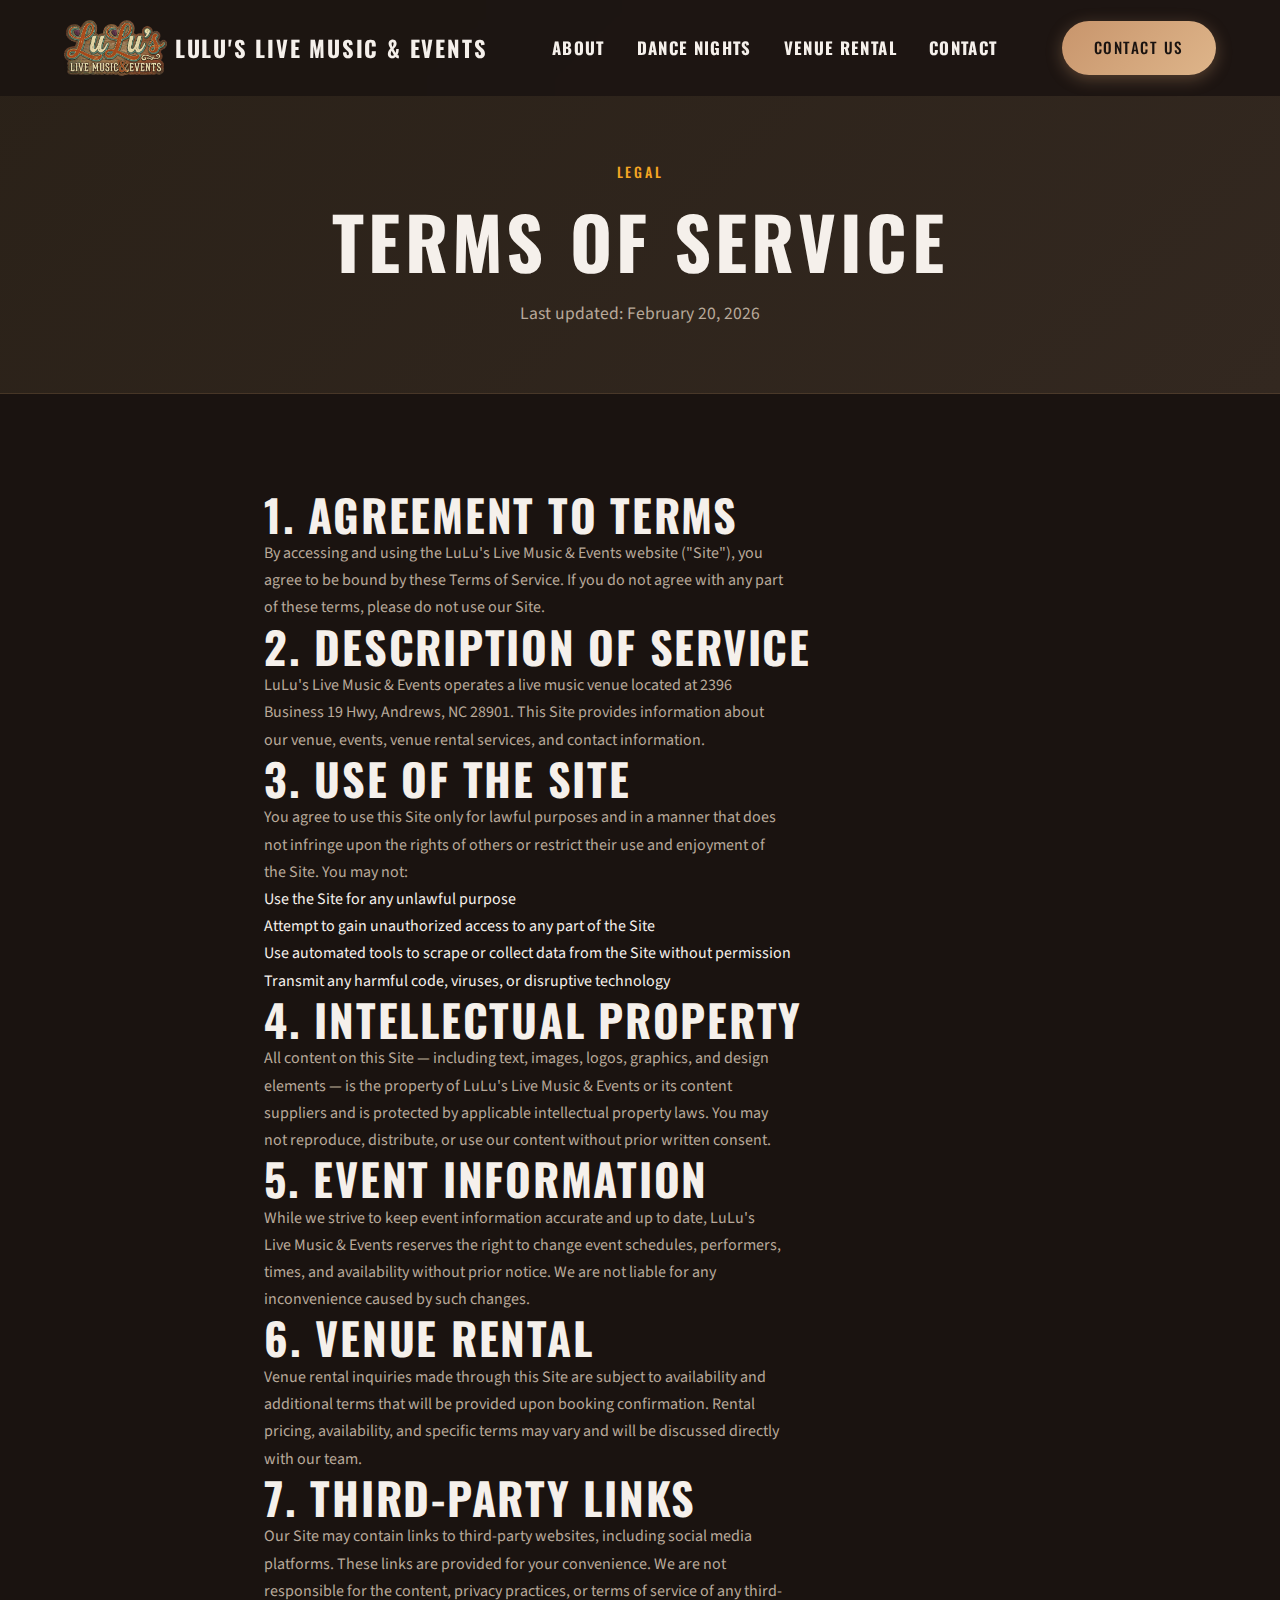
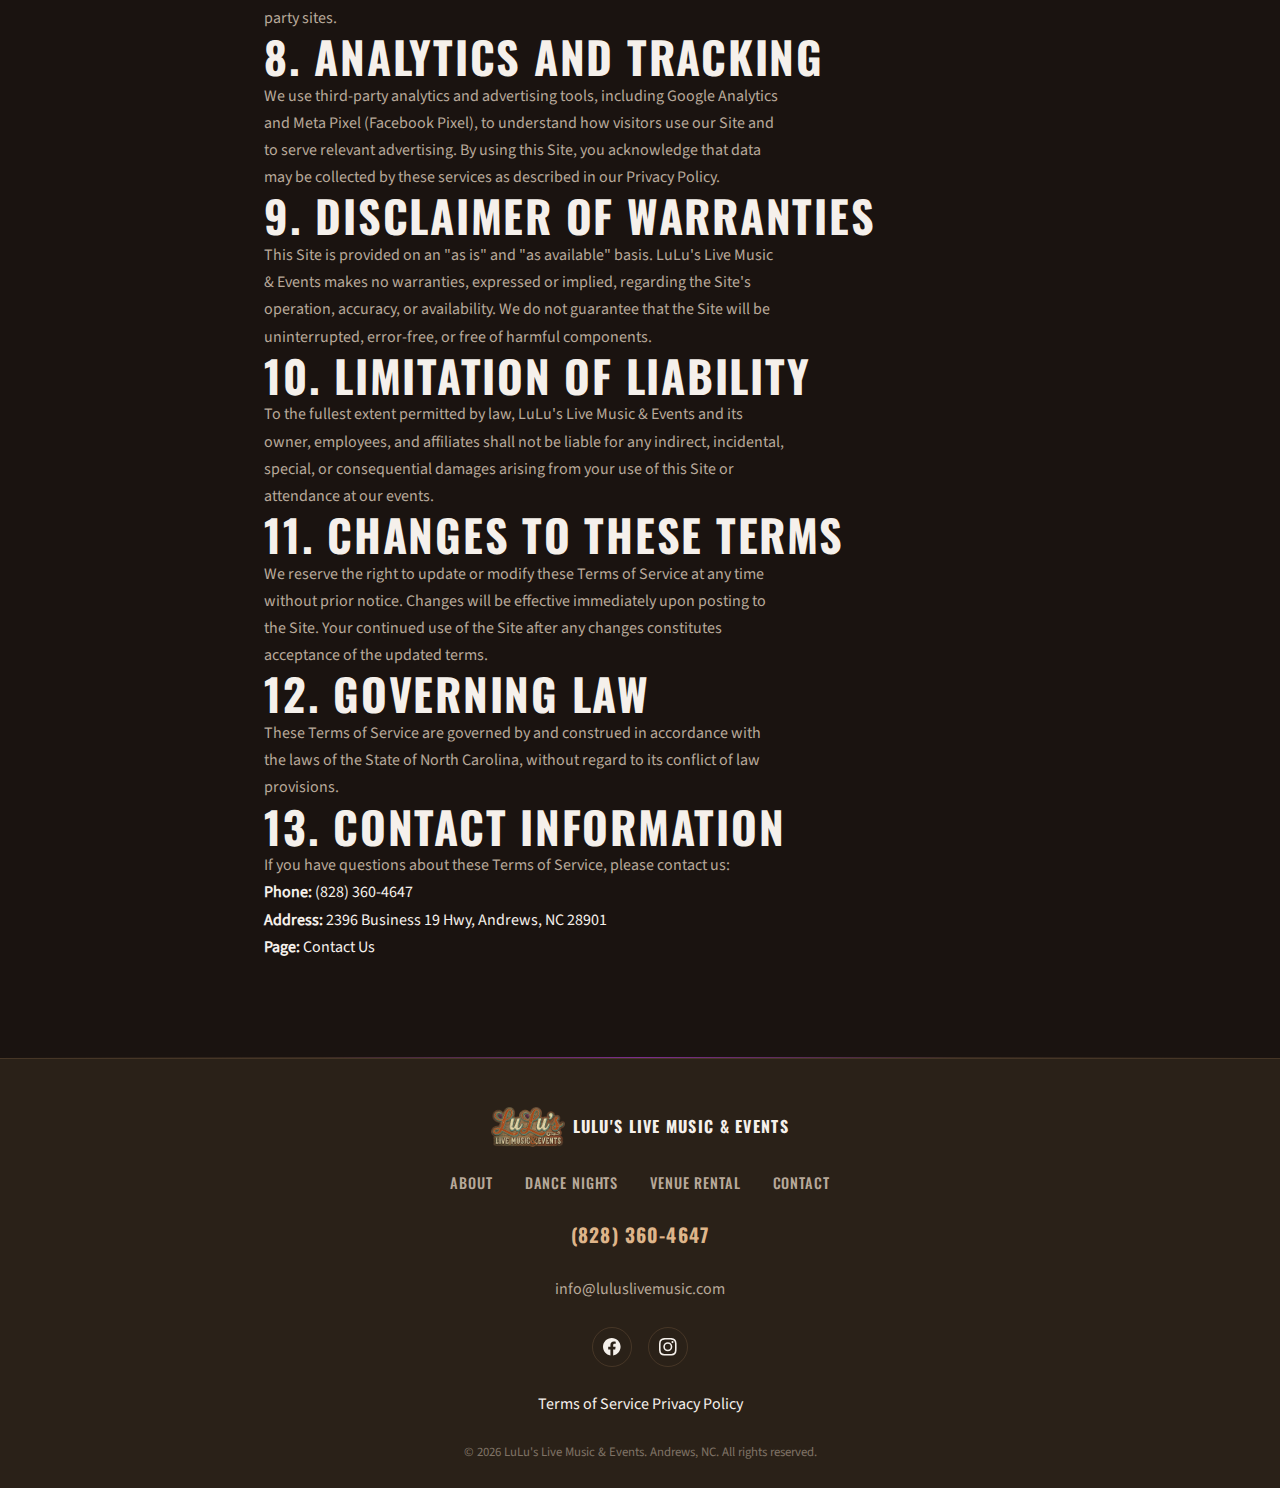
<file: terms/index.html>
<!DOCTYPE html>
<html lang="en">

<head>
    <meta charset="UTF-8">
    <meta name="viewport" content="width=device-width, initial-scale=1.0">
    <title>Terms of Service | LuLu's Live Music &amp; Events</title>
    <meta name="description" content="Terms of Service for LuLu's Live Music and Events website in Andrews, NC.">
    <link rel="preload" href="../Oswald-Medium.ttf" as="font" type="font/ttf" crossorigin>
    <link rel="preload" href="../Oswald-Bold.ttf" as="font" type="font/ttf" crossorigin>
    <link rel="preload" href="../SourceSans3-Regular.ttf" as="font" type="font/ttf" crossorigin>
    <link rel="stylesheet" href="../index.css">
    <link rel="icon" type="image/avif" href="../LuLu's live music and events logo.avif">
</head>

<body>

    <!-- ══════════════════════════════════════════════════════════
       NAVIGATION
       ══════════════════════════════════════════════════════════ -->
    <nav class="navbar" id="navbar">
        <div class="navbar__inner">
            <a href="../" class="navbar__logo">
                <img src="../LuLu's live music and events logo.avif" alt="LuLu's Live Music and Events logo">
                <span class="navbar__logo-text">LuLu's Live Music &amp; Events</span>
            </a>

            <div class="navbar__links" id="nav-links">
                <a href="../about/">About</a>
                <a href="../dance-nights/">Dance Nights</a>
                <a href="../venue-rental-andrews-nc/">Venue Rental</a>
                <a href="../contact/">Contact</a>
            </div>

            <a href="../contact/" class="btn btn--primary navbar__cta">Contact Us</a>

            <button class="navbar__toggle" id="nav-toggle" aria-label="Toggle menu">
                <span></span>
                <span></span>
                <span></span>
            </button>
        </div>
    </nav>

    <!-- Mobile Menu -->
    <div class="mobile-menu" id="mobile-menu">
        <a href="../about/" class="mobile-link">About</a>
        <a href="../dance-nights/" class="mobile-link">Dance Nights</a>
        <a href="../venue-rental-andrews-nc/" class="mobile-link">Venue Rental</a>
        <a href="../contact/" class="mobile-link">Contact</a>
        <a href="../contact/" class="btn btn--primary">Contact Us</a>
    </div>

    <!-- ══════════════════════════════════════════════════════════
       HERO
       ══════════════════════════════════════════════════════════ -->
    <section class="contact-hero">
        <div class="container">
            <span class="section-label">Legal</span>
            <h1>Terms of Service</h1>
            <p class="contact-hero__subtitle">Last updated: February 20, 2026</p>
        </div>
    </section>

    <!-- ══════════════════════════════════════════════════════════
       TERMS CONTENT
       ══════════════════════════════════════════════════════════ -->
    <section class="section">
        <div class="container" style="max-width: 800px;">
            <div class="legal-content">

                <h2>1. Agreement to Terms</h2>
                <p>By accessing and using the LuLu's Live Music &amp; Events website ("Site"), you agree to be bound
                    by these Terms of Service. If you do not agree with any part of these terms, please do not use our
                    Site.</p>

                <h2>2. Description of Service</h2>
                <p>LuLu's Live Music &amp; Events operates a live music venue located at 2396 Business 19 Hwy,
                    Andrews, NC 28901. This Site provides information about our venue, events, venue rental services,
                    and contact information.</p>

                <h2>3. Use of the Site</h2>
                <p>You agree to use this Site only for lawful purposes and in a manner that does not infringe upon the
                    rights of others or restrict their use and enjoyment of the Site. You may not:</p>
                <ul>
                    <li>Use the Site for any unlawful purpose</li>
                    <li>Attempt to gain unauthorized access to any part of the Site</li>
                    <li>Use automated tools to scrape or collect data from the Site without permission</li>
                    <li>Transmit any harmful code, viruses, or disruptive technology</li>
                </ul>

                <h2>4. Intellectual Property</h2>
                <p>All content on this Site — including text, images, logos, graphics, and design elements — is the
                    property of LuLu's Live Music &amp; Events or its content suppliers and is protected by applicable
                    intellectual property laws. You may not reproduce, distribute, or use our content without prior
                    written consent.</p>

                <h2>5. Event Information</h2>
                <p>While we strive to keep event information accurate and up to date, LuLu's Live Music &amp; Events
                    reserves the right to change event schedules, performers, times, and availability without prior
                    notice. We are not liable for any inconvenience caused by such changes.</p>

                <h2>6. Venue Rental</h2>
                <p>Venue rental inquiries made through this Site are subject to availability and additional terms that
                    will be provided upon booking confirmation. Rental pricing, availability, and specific terms may
                    vary and will be discussed directly with our team.</p>

                <h2>7. Third-Party Links</h2>
                <p>Our Site may contain links to third-party websites, including social media platforms. These links are
                    provided for your convenience. We are not responsible for the content, privacy practices, or terms
                    of service of any third-party sites.</p>

                <h2>8. Analytics and Tracking</h2>
                <p>We use third-party analytics and advertising tools, including Google Analytics and Meta Pixel
                    (Facebook Pixel), to understand how visitors use our Site and to serve relevant advertising. By
                    using this Site, you acknowledge that data may be collected by these services as described in our
                    <a href="../privacy/">Privacy Policy</a>.
                </p>

                <h2>9. Disclaimer of Warranties</h2>
                <p>This Site is provided on an "as is" and "as available" basis. LuLu's Live Music &amp; Events makes
                    no warranties, expressed or implied, regarding the Site's operation, accuracy, or availability. We
                    do not guarantee that the Site will be uninterrupted, error-free, or free of harmful components.</p>

                <h2>10. Limitation of Liability</h2>
                <p>To the fullest extent permitted by law, LuLu's Live Music &amp; Events and its owner, employees,
                    and affiliates shall not be liable for any indirect, incidental, special, or consequential damages
                    arising from your use of this Site or attendance at our events.</p>

                <h2>11. Changes to These Terms</h2>
                <p>We reserve the right to update or modify these Terms of Service at any time without prior notice.
                    Changes will be effective immediately upon posting to the Site. Your continued use of the Site after
                    any changes constitutes acceptance of the updated terms.</p>

                <h2>12. Governing Law</h2>
                <p>These Terms of Service are governed by and construed in accordance with the laws of the State of
                    North Carolina, without regard to its conflict of law provisions.</p>

                <h2>13. Contact Information</h2>
                <p>If you have questions about these Terms of Service, please contact us:</p>
                <ul>
                    <li><strong>Phone:</strong> (828) 360-4647</li>
                    <li><strong>Address:</strong> 2396 Business 19 Hwy, Andrews, NC 28901</li>
                    <li><strong>Page:</strong> <a href="../contact/">Contact Us</a></li>
                </ul>

            </div>
        </div>
    </section>

    <div class="section-divider"></div>

    <!-- ══════════════════════════════════════════════════════════
       FOOTER
       ══════════════════════════════════════════════════════════ -->
    <footer class="footer">
        <div class="container">
            <div class="footer__inner">
                <a href="../" class="footer__logo">
                    <img src="../LuLu's live music and events logo.avif" alt="LuLu's logo">
                    <span class="footer__logo-text">LuLu's Live Music &amp; Events</span>
                </a>

                <div class="footer__links">
                    <a href="../about/">About</a>
                    <a href="../dance-nights/">Dance Nights</a>
                    <a href="../venue-rental-andrews-nc/">Venue Rental</a>
                    <a href="../contact/">Contact</a>
                </div>

                <p class="footer__phone">(828) 360-4647</p>
                <p class="footer__email"><a href="mailto:info@luluslivemusic.com">info@luluslivemusic.com</a></p>

                <div class="footer__social">
                    <a href="#" aria-label="Facebook">
                        <svg width="18" height="18" viewBox="0 0 24 24" fill="currentColor">
                            <path
                                d="M24 12.073c0-6.627-5.373-12-12-12s-12 5.373-12 12c0 5.99 4.388 10.954 10.125 11.854v-8.385H7.078v-3.47h3.047V9.43c0-3.007 1.792-4.669 4.533-4.669 1.312 0 2.686.235 2.686.235v2.953H15.83c-1.491 0-1.956.925-1.956 1.874v2.25h3.328l-.532 3.47h-2.796v8.385C19.612 23.027 24 18.062 24 12.073z" />
                        </svg>
                    </a>
                    <a href="#" aria-label="Instagram">
                        <svg width="18" height="18" viewBox="0 0 24 24" fill="currentColor">
                            <path
                                d="M12 2.163c3.204 0 3.584.012 4.85.07 3.252.148 4.771 1.691 4.919 4.919.058 1.265.069 1.645.069 4.849 0 3.205-.012 3.584-.069 4.849-.149 3.225-1.664 4.771-4.919 4.919-1.266.058-1.644.07-4.85.07-3.204 0-3.584-.012-4.849-.07-3.26-.149-4.771-1.699-4.919-4.92-.058-1.265-.07-1.644-.07-4.849 0-3.204.013-3.583.07-4.849.149-3.227 1.664-4.771 4.919-4.919 1.266-.057 1.645-.069 4.849-.069zM12 0C8.741 0 8.333.014 7.053.072 2.695.272.273 2.69.073 7.052.014 8.333 0 8.741 0 12c0 3.259.014 3.668.072 4.948.2 4.358 2.618 6.78 6.98 6.98C8.333 23.986 8.741 24 12 24c3.259 0 3.668-.014 4.948-.072 4.354-.2 6.782-2.618 6.979-6.98.059-1.28.073-1.689.073-4.948 0-3.259-.014-3.667-.072-4.947-.196-4.354-2.617-6.78-6.979-6.98C15.668.014 15.259 0 12 0zm0 5.838a6.162 6.162 0 100 12.324 6.162 6.162 0 000-12.324zM12 16a4 4 0 110-8 4 4 0 010 8zm6.406-11.845a1.44 1.44 0 100 2.881 1.44 1.44 0 000-2.881z" />
                        </svg>
                    </a>
                </div>

                <div class="footer__legal">
                    <a href="./">Terms of Service</a>
                    <a href="../privacy/">Privacy Policy</a>
                </div>

                <p class="footer__copy">&copy; 2026 LuLu's Live Music &amp; Events. Andrews, NC. All rights reserved.
                </p>
            </div>
        </div>
    </footer>

    <!-- ══════════════════════════════════════════════════════════
       SCRIPTS
       ══════════════════════════════════════════════════════════ -->
    <script>
        const navbar = document.getElementById('navbar');
        window.addEventListener('scroll', () => {
            navbar.classList.toggle('scrolled', window.scrollY > 40);
        });

        const navToggle = document.getElementById('nav-toggle');
        const mobileMenu = document.getElementById('mobile-menu');
        navToggle.addEventListener('click', () => {
            mobileMenu.classList.toggle('active');
        });

        document.querySelectorAll('.mobile-link').forEach(link => {
            link.addEventListener('click', () => {
                mobileMenu.classList.remove('active');
            });
        });
    </script>

</body>

</html>
</file>
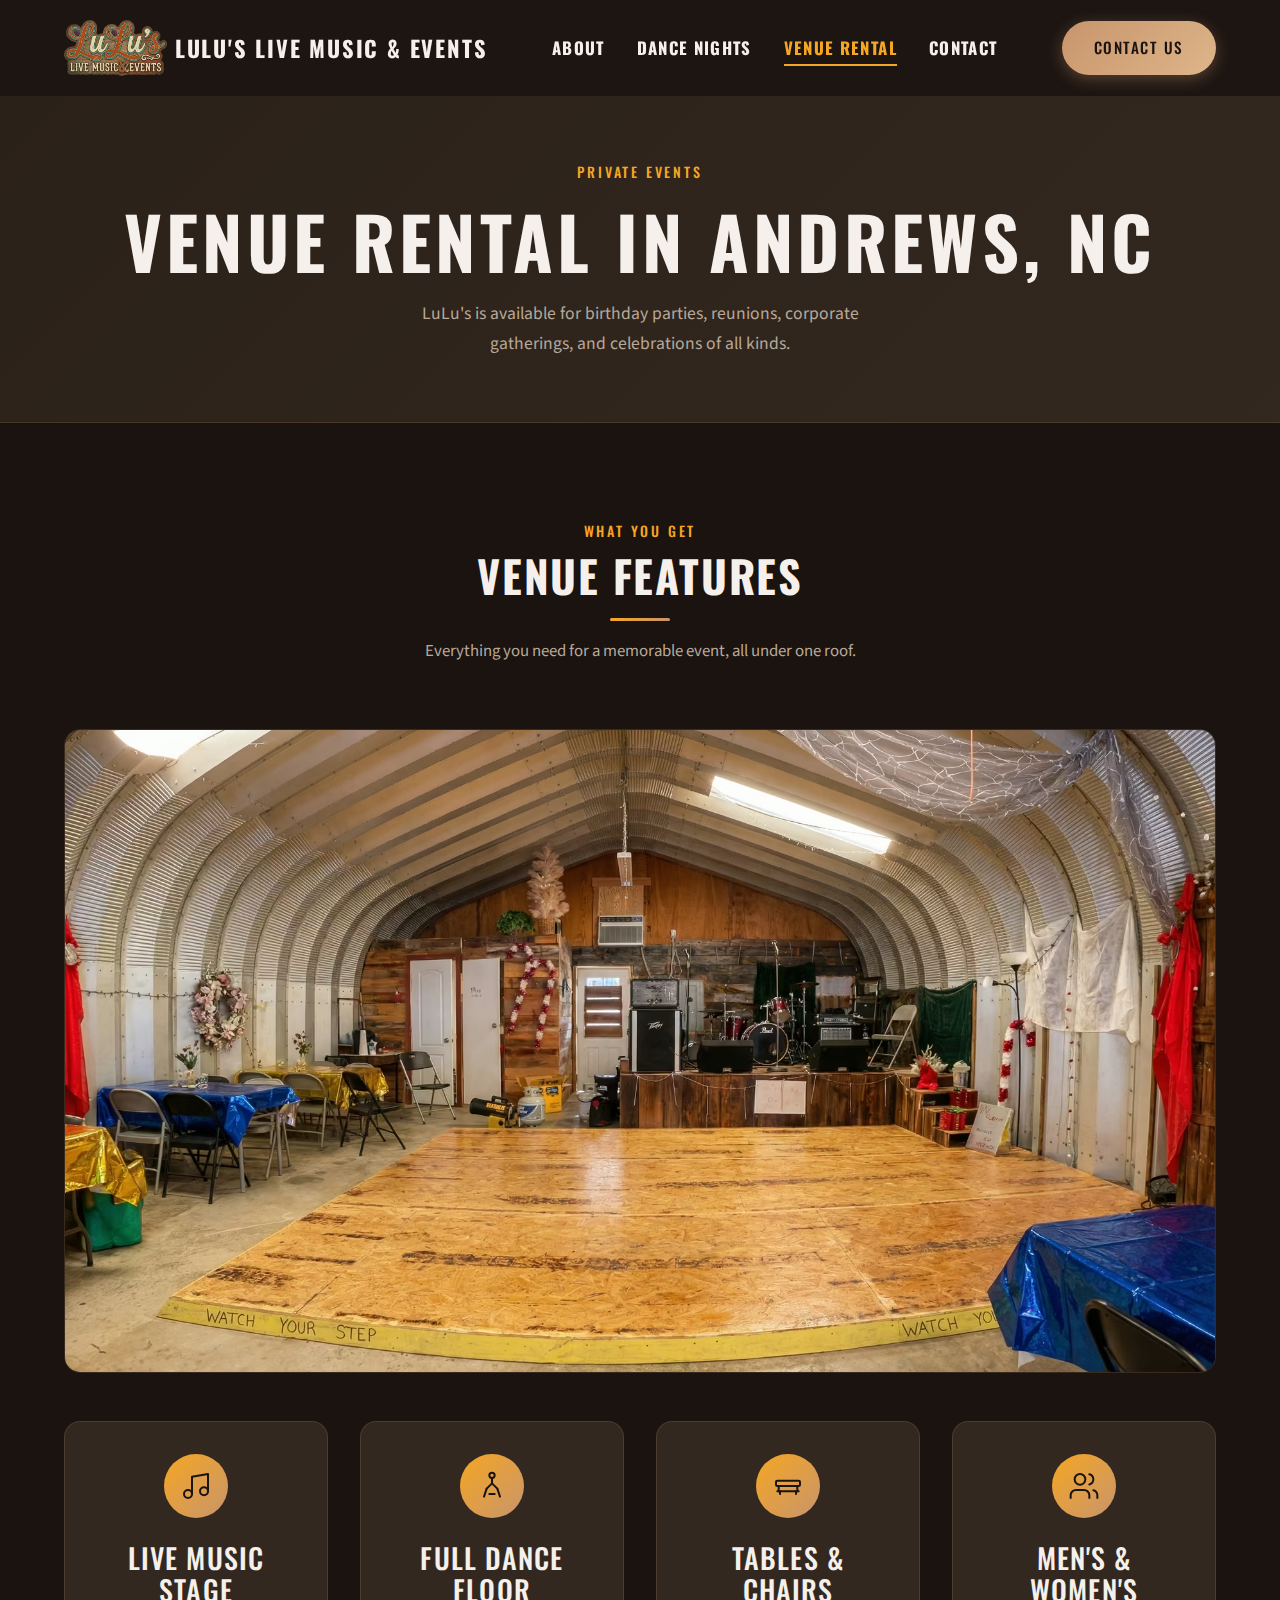
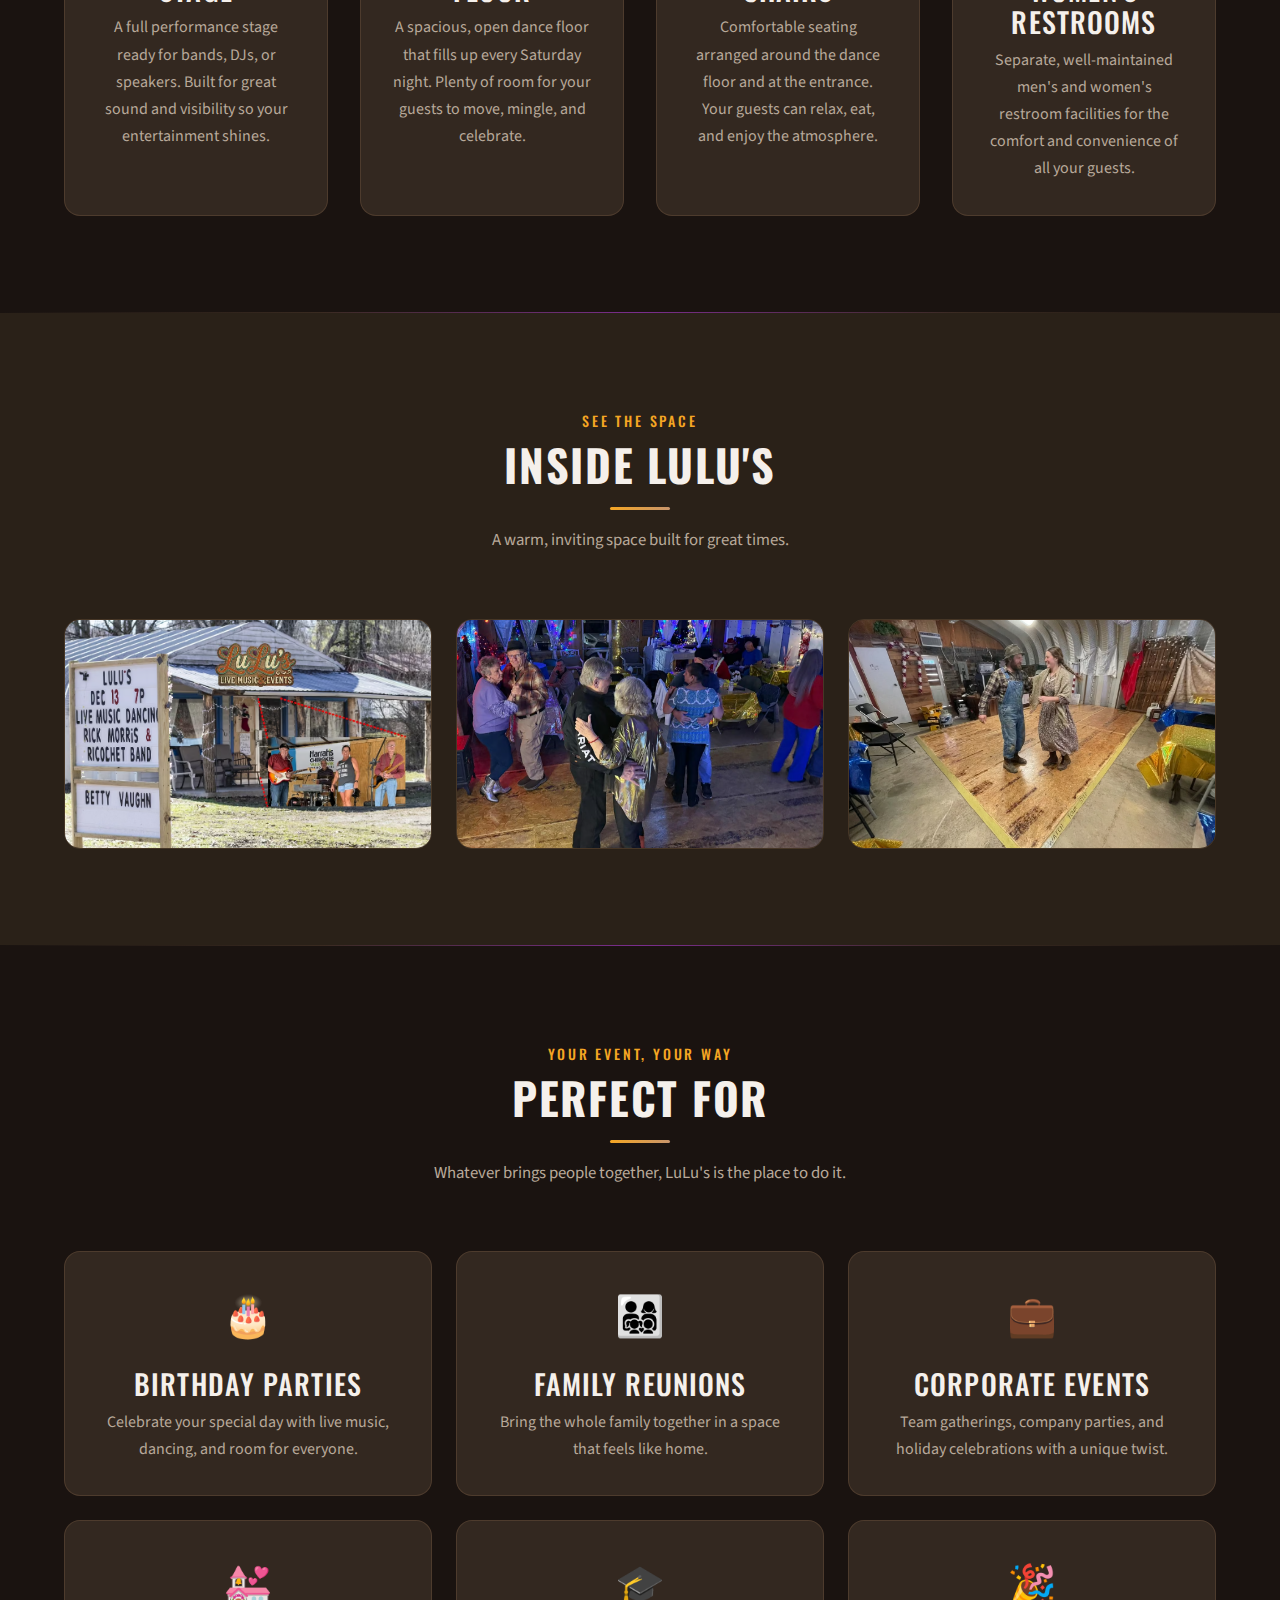
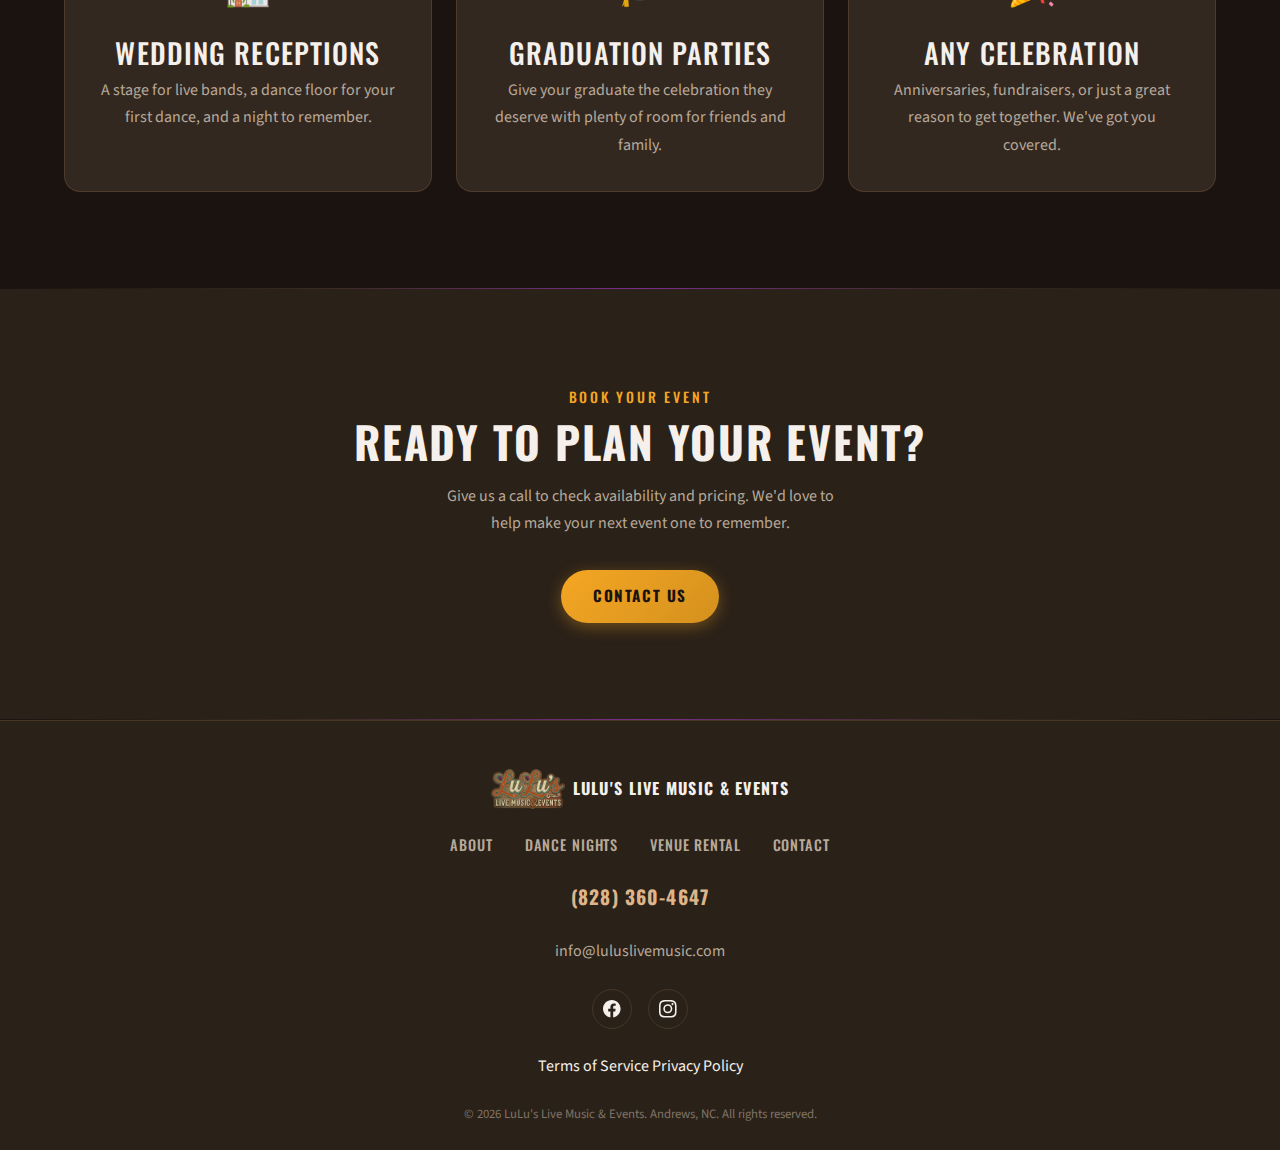
<file: venue-rental-andrews-nc/index.html>
<!DOCTYPE html>
<html lang="en">

<head>
    <meta charset="UTF-8">
    <meta name="viewport" content="width=device-width, initial-scale=1.0">
    <title>Venue Rental Andrews NC | LuLu's Live Music &amp; Events</title>
    <meta name="description"
        content="Rent LuLu's Live Music & Events venue in Andrews, NC for your next private event, birthday party, reunion, or celebration. Full stage, dance floor, restrooms, and seating.">
    <link rel="preload" href="../Oswald-Medium.ttf" as="font" type="font/ttf" crossorigin>
    <link rel="preload" href="../Oswald-Bold.ttf" as="font" type="font/ttf" crossorigin>
    <link rel="preload" href="../SourceSans3-Regular.ttf" as="font" type="font/ttf" crossorigin>
    <link rel="stylesheet" href="../index.css">
    <link rel="icon" type="image/avif" href="../LuLu's live music and events logo.avif">
</head>

<body>

    <!-- ══════════════════════════════════════════════════════════
       NAVIGATION
       ══════════════════════════════════════════════════════════ -->
    <nav class="navbar" id="navbar">
        <div class="navbar__inner">
            <a href="../" class="navbar__logo">
                <img src="../LuLu's live music and events logo.avif" alt="LuLu's Live Music and Events logo">
                <span class="navbar__logo-text">LuLu's Live Music &amp; Events</span>
            </a>

            <div class="navbar__links" id="nav-links">
                <a href="../about/">About</a>
                <a href="../dance-nights/">Dance Nights</a>
                <a href="./" class="active">Venue Rental</a>
                <a href="../contact/">Contact</a>
            </div>

            <a href="../contact/" class="btn btn--primary navbar__cta">Contact Us</a>

            <button class="navbar__toggle" id="nav-toggle" aria-label="Toggle menu">
                <span></span>
                <span></span>
                <span></span>
            </button>
        </div>
    </nav>

    <!-- Mobile Menu -->
    <div class="mobile-menu" id="mobile-menu">
        <a href="../about/" class="mobile-link">About</a>
        <a href="../dance-nights/" class="mobile-link">Dance Nights</a>
        <a href="./" class="mobile-link">Venue Rental</a>
        <a href="../contact/" class="mobile-link">Contact</a>
        <a href="../contact/" class="btn btn--primary">Contact Us</a>
    </div>

    <!-- ══════════════════════════════════════════════════════════
       VENUE RENTAL HERO
       ══════════════════════════════════════════════════════════ -->
    <section class="contact-hero">
        <div class="container">
            <span class="section-label">Private Events</span>
            <h1>Venue Rental in Andrews, NC</h1>
            <p class="contact-hero__subtitle">LuLu's is available for birthday parties, reunions, corporate
                gatherings, and celebrations of all kinds.</p>
        </div>
    </section>

    <!-- ══════════════════════════════════════════════════════════
       VENUE FEATURES
       ══════════════════════════════════════════════════════════ -->
    <section class="section">
        <div class="container">
            <div class="section-header">
                <span class="section-label">What You Get</span>
                <h2>Venue Features</h2>
                <p>Everything you need for a memorable event, all under one roof.</p>
            </div>

            <img src="../The-Interior-Wide-Angle-Shot-for-a-Clean-Venue-Look.avif"
                alt="Interior wide-angle view of LuLu's venue"
                style="width: 100%; border-radius: var(--radius-lg); border: 1px solid var(--clr-border); margin-bottom: var(--sp-2xl);">

            <div class="features-grid">

                <!-- Feature: Stage -->
                <div class="feature-card">
                    <div class="feature-card__icon">
                        <svg width="32" height="32" viewBox="0 0 24 24" fill="none" stroke="currentColor"
                            stroke-width="1.5" stroke-linecap="round" stroke-linejoin="round">
                            <path d="M9 18V5l12-2v13" />
                            <circle cx="6" cy="18" r="3" />
                            <circle cx="18" cy="16" r="3" />
                        </svg>
                    </div>
                    <h3>Live Music Stage</h3>
                    <p>A full performance stage ready for bands, DJs, or speakers. Built for great sound and visibility
                        so your entertainment shines.</p>
                </div>

                <!-- Feature: Dance Floor -->
                <div class="feature-card">
                    <div class="feature-card__icon">
                        <svg width="32" height="32" viewBox="0 0 24 24" fill="none" stroke="currentColor"
                            stroke-width="1.5" stroke-linecap="round" stroke-linejoin="round">
                            <circle cx="12" cy="4" r="2" />
                            <path d="M12 6v4" />
                            <path d="M8 14l4-4 4 4" />
                            <path d="M8 14l-2 6" />
                            <path d="M16 14l2 6" />
                            <path d="M10 18h4" />
                        </svg>
                    </div>
                    <h3>Full Dance Floor</h3>
                    <p>A spacious, open dance floor that fills up every Saturday night. Plenty of room for your guests
                        to move, mingle, and celebrate.</p>
                </div>

                <!-- Feature: Seating -->
                <div class="feature-card">
                    <div class="feature-card__icon">
                        <svg width="32" height="32" viewBox="0 0 24 24" fill="none" stroke="currentColor"
                            stroke-width="1.5" stroke-linecap="round" stroke-linejoin="round">
                            <rect x="3" y="8" width="18" height="4" rx="1" />
                            <path d="M5 12v4" />
                            <path d="M19 12v4" />
                            <path d="M4 16h16" />
                            <path d="M6 16v2" />
                            <path d="M18 16v2" />
                        </svg>
                    </div>
                    <h3>Tables &amp; Chairs</h3>
                    <p>Comfortable seating arranged around the dance floor and at the entrance. Your guests can relax,
                        eat, and enjoy the atmosphere.</p>
                </div>

                <!-- Feature: Restrooms -->
                <div class="feature-card">
                    <div class="feature-card__icon">
                        <svg width="32" height="32" viewBox="0 0 24 24" fill="none" stroke="currentColor"
                            stroke-width="1.5" stroke-linecap="round" stroke-linejoin="round">
                            <path d="M16 21v-2a4 4 0 0 0-4-4H6a4 4 0 0 0-4 4v2" />
                            <circle cx="9" cy="7" r="4" />
                            <path d="M22 21v-2a4 4 0 0 0-3-3.87" />
                            <path d="M16 3.13a4 4 0 0 1 0 7.75" />
                        </svg>
                    </div>
                    <h3>Men's &amp; Women's Restrooms</h3>
                    <p>Separate, well-maintained men's and women's restroom facilities for the comfort and convenience
                        of all your guests.</p>
                </div>

            </div>
        </div>
    </section>

    <div class="section-divider"></div>

    <!-- ══════════════════════════════════════════════════════════
       VENUE PHOTOS
       ══════════════════════════════════════════════════════════ -->
    <section class="section section--surface">
        <div class="container">
            <div class="section-header">
                <span class="section-label">See the Space</span>
                <h2>Inside LuLu's</h2>
                <p>A warm, inviting space built for great times.</p>
            </div>

            <div class="venue-photos-grid">
                <img src="../LuLu's Live Music & Events Exterior photo of the front of the music venue with an image of the band inside it.avif"
                    alt="Exterior of LuLu's Live Music and Events venue" loading="lazy">
                <img src="../lulus dance floor filled with dancers around 8pm.avif"
                    alt="The dance floor at LuLu's filled with guests" loading="lazy">
                <img src="../dancing on the dance floor.avif" alt="Guests dancing at LuLu's on a Saturday night"
                    loading="lazy">
            </div>
        </div>
    </section>

    <div class="section-divider"></div>

    <!-- ══════════════════════════════════════════════════════════
       PERFECT FOR
       ══════════════════════════════════════════════════════════ -->
    <section class="section">
        <div class="container">
            <div class="section-header">
                <span class="section-label">Your Event, Your Way</span>
                <h2>Perfect For</h2>
                <p>Whatever brings people together, LuLu's is the place to do it.</p>
            </div>

            <div class="perfect-for-grid">
                <div class="perfect-for-item">
                    <span class="perfect-for-item__icon">🎂</span>
                    <h3>Birthday Parties</h3>
                    <p>Celebrate your special day with live music, dancing, and room for everyone.</p>
                </div>
                <div class="perfect-for-item">
                    <span class="perfect-for-item__icon">👨‍👩‍👧‍👦</span>
                    <h3>Family Reunions</h3>
                    <p>Bring the whole family together in a space that feels like home.</p>
                </div>
                <div class="perfect-for-item">
                    <span class="perfect-for-item__icon">💼</span>
                    <h3>Corporate Events</h3>
                    <p>Team gatherings, company parties, and holiday celebrations with a unique twist.</p>
                </div>
                <div class="perfect-for-item">
                    <span class="perfect-for-item__icon">💒</span>
                    <h3>Wedding Receptions</h3>
                    <p>A stage for live bands, a dance floor for your first dance, and a night to remember.</p>
                </div>
                <div class="perfect-for-item">
                    <span class="perfect-for-item__icon">🎓</span>
                    <h3>Graduation Parties</h3>
                    <p>Give your graduate the celebration they deserve with plenty of room for friends and family.</p>
                </div>
                <div class="perfect-for-item">
                    <span class="perfect-for-item__icon">🎉</span>
                    <h3>Any Celebration</h3>
                    <p>Anniversaries, fundraisers, or just a great reason to get together. We've got you covered.</p>
                </div>
            </div>
        </div>
    </section>

    <div class="section-divider"></div>

    <!-- ══════════════════════════════════════════════════════════
       CTA BANNER
       ══════════════════════════════════════════════════════════ -->
    <section class="section section--surface" style="text-align: center;">
        <div class="container">
            <span class="section-label">Book Your Event</span>
            <h2>Ready to Plan Your Event?</h2>
            <p style="margin: var(--sp-md) auto var(--sp-xl); max-width: 50ch;">Give us a call to check availability
                and pricing. We'd love to help make your next event one to remember.</p>
            <a href="../contact/" class="btn btn--gold">Contact Us</a>
        </div>
    </section>

    <div class="section-divider"></div>

    <!-- ══════════════════════════════════════════════════════════
       FOOTER
       ══════════════════════════════════════════════════════════ -->
    <footer class="footer">
        <div class="container">
            <div class="footer__inner">
                <a href="../" class="footer__logo">
                    <img src="../LuLu's live music and events logo.avif" alt="LuLu's logo">
                    <span class="footer__logo-text">LuLu's Live Music &amp; Events</span>
                </a>

                <div class="footer__links">
                    <a href="../about/">About</a>
                    <a href="../dance-nights/">Dance Nights</a>
                    <a href="./">Venue Rental</a>
                    <a href="../contact/">Contact</a>
                </div>

                <p class="footer__phone">(828) 360-4647</p>
                <p class="footer__email"><a href="mailto:info@luluslivemusic.com">info@luluslivemusic.com</a></p>

                <div class="footer__social">
                    <a href="#" aria-label="Facebook">
                        <svg width="18" height="18" viewBox="0 0 24 24" fill="currentColor">
                            <path
                                d="M24 12.073c0-6.627-5.373-12-12-12s-12 5.373-12 12c0 5.99 4.388 10.954 10.125 11.854v-8.385H7.078v-3.47h3.047V9.43c0-3.007 1.792-4.669 4.533-4.669 1.312 0 2.686.235 2.686.235v2.953H15.83c-1.491 0-1.956.925-1.956 1.874v2.25h3.328l-.532 3.47h-2.796v8.385C19.612 23.027 24 18.062 24 12.073z" />
                        </svg>
                    </a>
                    <a href="#" aria-label="Instagram">
                        <svg width="18" height="18" viewBox="0 0 24 24" fill="currentColor">
                            <path
                                d="M12 2.163c3.204 0 3.584.012 4.85.07 3.252.148 4.771 1.691 4.919 4.919.058 1.265.069 1.645.069 4.849 0 3.205-.012 3.584-.069 4.849-.149 3.225-1.664 4.771-4.919 4.919-1.266.058-1.644.07-4.85.07-3.204 0-3.584-.012-4.849-.07-3.26-.149-4.771-1.699-4.919-4.92-.058-1.265-.07-1.644-.07-4.849 0-3.204.013-3.583.07-4.849.149-3.227 1.664-4.771 4.919-4.919 1.266-.057 1.645-.069 4.849-.069zM12 0C8.741 0 8.333.014 7.053.072 2.695.272.273 2.69.073 7.052.014 8.333 0 8.741 0 12c0 3.259.014 3.668.072 4.948.2 4.358 2.618 6.78 6.98 6.98C8.333 23.986 8.741 24 12 24c3.259 0 3.668-.014 4.948-.072 4.354-.2 6.782-2.618 6.979-6.98.059-1.28.073-1.689.073-4.948 0-3.259-.014-3.667-.072-4.947-.196-4.354-2.617-6.78-6.979-6.98C15.668.014 15.259 0 12 0zm0 5.838a6.162 6.162 0 100 12.324 6.162 6.162 0 000-12.324zM12 16a4 4 0 110-8 4 4 0 010 8zm6.406-11.845a1.44 1.44 0 100 2.881 1.44 1.44 0 000-2.881z" />
                        </svg>
                    </a>
                </div>

                <div class="footer__legal">
                    <a href="../terms/">Terms of Service</a>
                    <a href="../privacy/">Privacy Policy</a>
                </div>

                <p class="footer__copy">&copy; 2026 LuLu's Live Music &amp; Events. Andrews, NC. All rights reserved.
                </p>
            </div>
        </div>
    </footer>

    <!-- ══════════════════════════════════════════════════════════
       SCRIPTS
       ══════════════════════════════════════════════════════════ -->
    <script>
        // Navbar scroll effect
        const navbar = document.getElementById('navbar');
        window.addEventListener('scroll', () => {
            navbar.classList.toggle('scrolled', window.scrollY > 40);
        });

        // Mobile menu toggle
        const navToggle = document.getElementById('nav-toggle');
        const mobileMenu = document.getElementById('mobile-menu');
        navToggle.addEventListener('click', () => {
            mobileMenu.classList.toggle('active');
        });

        // Close mobile menu when a link is tapped
        document.querySelectorAll('.mobile-link').forEach(link => {
            link.addEventListener('click', () => {
                mobileMenu.classList.remove('active');
            });
        });
    </script>

</body>

</html>
</file>
<file: index.css>
/* ============================================================
   LuLu's Live Music & Events — Design System
   Warm Wood-Grain Dark Theme · Purple Accent Pops
   Oswald + Source Sans 3
   ============================================================ */

/* ── Local Font Files ──────────────────────────────────────── */
@font-face {
  font-family: 'Oswald';
  src: url('Oswald-Medium.ttf') format('truetype');
  font-weight: 500;
  font-display: swap;
}

@font-face {
  font-family: 'Oswald';
  src: url('Oswald-Bold.ttf') format('truetype');
  font-weight: 700;
  font-display: swap;
}

@font-face {
  font-family: 'Source Sans 3';
  src: url('SourceSans3-Regular.ttf') format('truetype');
  font-weight: 400;
  font-display: swap;
}

/* ── Design Tokens ─────────────────────────────────────────── */
:root {
  /* Colors — warm wood-grain palette from logo */
  --clr-bg: #1A1310;
  --clr-surface: #2A2118;
  --clr-surface-alt: #332820;
  --clr-primary: #C8956C;
  --clr-primary-light: #DEB58A;
  --clr-secondary: #F5A623;
  --clr-accent: #22C55E;
  --clr-purple: #7B2D8E;
  --clr-purple-light: #A855F7;
  --clr-text: #F5F0EB;
  --clr-text-muted: #B8A99A;
  --clr-border: rgba(200, 149, 108, 0.18);
  --clr-overlay: rgba(26, 19, 16, 0.7);

  /* Typography */
  --ff-heading: 'Oswald', sans-serif;
  --ff-body: 'Source Sans 3', sans-serif;
  --fw-body: 400;
  --fw-heading: 500;
  --fw-heading-heavy: 700;

  /* Spacing Scale */
  --sp-xs: 0.25rem;
  --sp-sm: 0.5rem;
  --sp-md: 1rem;
  --sp-lg: 1.5rem;
  --sp-xl: 2rem;
  --sp-2xl: 3rem;
  --sp-3xl: 4rem;
  --sp-4xl: 6rem;

  /* Radii */
  --radius-sm: 0.375rem;
  --radius-md: 0.75rem;
  --radius-lg: 1rem;
  --radius-xl: 1.5rem;
  --radius-full: 9999px;

  /* Shadows */
  --shadow-sm: 0 1px 3px rgba(0, 0, 0, 0.3);
  --shadow-md: 0 4px 12px rgba(0, 0, 0, 0.4);
  --shadow-lg: 0 8px 32px rgba(0, 0, 0, 0.5);
  --shadow-glow: 0 0 24px rgba(200, 149, 108, 0.25);

  /* Transitions */
  --transition-fast: 150ms ease;
  --transition-base: 250ms ease;
  --transition-slow: 400ms ease;

  /* Layout */
  --nav-height: 6rem;
  --container-max: 1200px;
}

/* ── Reset ─────────────────────────────────────────────────── */
*,
*::before,
*::after {
  margin: 0;
  padding: 0;
  box-sizing: border-box;
}

html {
  scroll-behavior: smooth;
  scrollbar-color: var(--clr-primary) var(--clr-bg);
}

body {
  font-family: var(--ff-body);
  font-weight: var(--fw-body);
  color: var(--clr-text);
  background-color: var(--clr-bg);
  line-height: 1.7;
  -webkit-font-smoothing: antialiased;
  -moz-osx-font-smoothing: grayscale;
  overflow-x: hidden;
}

img {
  max-width: 100%;
  height: auto;
  display: block;
}

a {
  color: inherit;
  text-decoration: none;
}

ul,
ol {
  list-style: none;
}

button {
  font-family: inherit;
  border: none;
  background: none;
  cursor: pointer;
  color: inherit;
}

/* ── Typography ────────────────────────────────────────────── */
h1,
h2,
h3,
h4,
h5,
h6 {
  font-family: var(--ff-heading);
  line-height: 1.15;
  letter-spacing: 0.04em;
  text-transform: uppercase;
}

h1 {
  font-size: clamp(2.5rem, 6vw, 4.5rem);
  font-weight: var(--fw-heading-heavy);
  letter-spacing: 0.06em;
}

h2 {
  font-size: clamp(1.75rem, 4vw, 2.75rem);
  font-weight: var(--fw-heading-heavy);
}

h3 {
  font-size: clamp(1.25rem, 2.5vw, 1.75rem);
  font-weight: var(--fw-heading);
}

h4 {
  font-size: 1.125rem;
  font-weight: var(--fw-heading);
}

p {
  color: var(--clr-text-muted);
  max-width: 65ch;
}

.text-gradient {
  background: linear-gradient(135deg, var(--clr-secondary), var(--clr-primary));
  -webkit-background-clip: text;
  -webkit-text-fill-color: transparent;
  background-clip: text;
}

.section-label {
  font-family: var(--ff-heading);
  font-size: 0.875rem;
  text-transform: uppercase;
  letter-spacing: 0.2em;
  color: var(--clr-secondary);
  margin-bottom: var(--sp-sm);
  display: inline-block;
}

/* ── Layout Utilities ──────────────────────────────────────── */
.container {
  width: 100%;
  max-width: var(--container-max);
  margin: 0 auto;
  padding: 0 var(--sp-lg);
}

.section {
  padding: var(--sp-4xl) 0;
}

.section--surface {
  background: var(--clr-surface);
}

.section--surface-alt {
  background: var(--clr-surface-alt);
}

.grid-2 {
  display: grid;
  grid-template-columns: 1fr;
  gap: var(--sp-2xl);
}

.grid-3 {
  display: grid;
  grid-template-columns: 1fr;
  gap: var(--sp-xl);
}

.grid-4 {
  display: grid;
  grid-template-columns: repeat(2, 1fr);
  gap: var(--sp-lg);
}

.flex-center {
  display: flex;
  align-items: center;
  justify-content: center;
}

.flex-between {
  display: flex;
  align-items: center;
  justify-content: space-between;
}

/* ── Buttons ───────────────────────────────────────────────── */
.btn {
  display: inline-flex;
  align-items: center;
  gap: var(--sp-sm);
  font-family: var(--ff-heading);
  font-size: 0.95rem;
  font-weight: var(--fw-heading);
  letter-spacing: 0.1em;
  padding: 0.85rem 2rem;
  border-radius: var(--radius-full);
  transition: all var(--transition-base);
  cursor: pointer;
  text-transform: uppercase;
}

.btn--primary {
  background: linear-gradient(135deg, var(--clr-primary), var(--clr-primary-light));
  color: #1A1310;
  box-shadow: 0 4px 16px rgba(200, 149, 108, 0.35);
}

.btn--primary:hover {
  transform: translateY(-2px);
  box-shadow: 0 8px 24px rgba(200, 149, 108, 0.55);
}

.btn--secondary {
  background: transparent;
  color: var(--clr-text);
  border: 2px solid var(--clr-primary);
}

.btn--secondary:hover {
  background: var(--clr-primary);
  border-color: var(--clr-primary);
  color: #1A1310;
  transform: translateY(-2px);
}

.btn--gold {
  background: linear-gradient(135deg, var(--clr-secondary), #D4911E);
  color: #1A1310;
  font-weight: var(--fw-heading-heavy);
  box-shadow: 0 4px 16px rgba(245, 166, 35, 0.35);
}

.btn--gold:hover {
  transform: translateY(-2px);
  box-shadow: 0 8px 24px rgba(245, 166, 35, 0.55);
}

/* ── Navigation ────────────────────────────────────────────── */
.navbar {
  position: fixed;
  top: 0;
  left: 0;
  right: 0;
  z-index: 1000;
  height: var(--nav-height);
  background: rgba(26, 19, 16, 0.85);
  backdrop-filter: blur(8px);
  -webkit-backdrop-filter: blur(8px);
  transition: background-color var(--transition-base), box-shadow var(--transition-base);
}

.navbar.scrolled {
  background: rgba(26, 19, 16, 0.95);
  backdrop-filter: blur(12px);
  -webkit-backdrop-filter: blur(12px);
  box-shadow: 0 2px 16px rgba(0, 0, 0, 0.4);
}

.navbar__inner {
  display: flex;
  align-items: center;
  justify-content: space-between;
  height: 100%;
  max-width: var(--container-max);
  margin: 0 auto;
  padding: 0 var(--sp-lg);
}

.navbar__logo {
  display: flex;
  align-items: center;
  gap: var(--sp-sm);
}

.navbar__logo img {
  height: 3.5rem;
  width: auto;
  border-radius: var(--radius-sm);
}

.navbar__logo-text {
  font-family: var(--ff-heading);
  font-size: 1.4rem;
  font-weight: var(--fw-heading-heavy);
  color: var(--clr-text);
  letter-spacing: 0.08em;
  text-transform: uppercase;
}

.navbar__links {
  display: none;
  gap: var(--sp-xl);
}

.navbar__links a {
  font-family: var(--ff-heading);
  font-size: 1.05rem;
  font-weight: var(--fw-heading-heavy);
  letter-spacing: 0.08em;
  text-transform: uppercase;
  color: var(--clr-text);
  transition: color var(--transition-fast);
  position: relative;
}

.navbar__links a::after {
  content: '';
  position: absolute;
  bottom: -4px;
  left: 0;
  width: 0;
  height: 2px;
  background: var(--clr-secondary);
  transition: width var(--transition-base);
}

.navbar__links a:hover {
  color: var(--clr-secondary);
}

.navbar__links a:hover::after {
  width: 100%;
}

.navbar__cta {
  display: none;
}

.navbar__toggle {
  display: flex;
  flex-direction: column;
  gap: 5px;
  cursor: pointer;
  padding: var(--sp-sm);
}

.navbar__toggle span {
  display: block;
  width: 24px;
  height: 2px;
  background: var(--clr-text);
  border-radius: 2px;
  transition: all var(--transition-base);
}

/* Mobile Menu */
.mobile-menu {
  position: fixed;
  top: var(--nav-height);
  left: 0;
  right: 0;
  bottom: 0;
  background: rgba(26, 19, 16, 0.98);
  backdrop-filter: blur(16px);
  -webkit-backdrop-filter: blur(16px);
  display: flex;
  flex-direction: column;
  align-items: center;
  justify-content: center;
  gap: var(--sp-xl);
  z-index: 999;
  opacity: 0;
  pointer-events: none;
  transition: opacity var(--transition-base);
}

.mobile-menu.active {
  opacity: 1;
  pointer-events: all;
}

.mobile-menu a {
  font-family: var(--ff-heading);
  font-size: 1.5rem;
  font-weight: var(--fw-heading-heavy);
  letter-spacing: 0.1em;
  text-transform: uppercase;
  color: var(--clr-text-muted);
  transition: color var(--transition-fast);
}

.mobile-menu a:hover {
  color: var(--clr-secondary);
}

/* ── Hero Section ──────────────────────────────────────────── */
.hero {
  min-height: 100vh;
  padding-top: var(--nav-height);
  display: flex;
  align-items: center;
  position: relative;
  overflow: hidden;
  background: url("LuLu's Hero Image draft (1).avif") center/cover no-repeat;
}

.hero::before {
  content: '';
  position: absolute;
  inset: 0;
  background:
    linear-gradient(to right, rgba(26, 19, 16, 0.92) 0%, rgba(26, 19, 16, 0.75) 50%, rgba(26, 19, 16, 0.55) 100%);
  pointer-events: none;
}

.hero__inner {
  display: grid;
  grid-template-columns: 1fr;
  gap: var(--sp-2xl);
  align-items: center;
  width: 100%;
  max-width: var(--container-max);
  margin: 0 auto;
  padding: var(--sp-2xl) var(--sp-lg);
  position: relative;
  z-index: 1;
}

.hero__content {
  text-align: center;
}

.hero__badge {
  display: inline-flex;
  align-items: center;
  gap: var(--sp-sm);
  background: rgba(200, 149, 108, 0.15);
  border: 1px solid rgba(200, 149, 108, 0.35);
  padding: var(--sp-xs) var(--sp-md);
  border-radius: var(--radius-full);
  font-family: var(--ff-heading);
  font-size: 0.8rem;
  font-weight: var(--fw-heading);
  letter-spacing: 0.1em;
  text-transform: uppercase;
  color: var(--clr-primary-light);
  margin-bottom: var(--sp-lg);
  animation: pulse-badge 2s ease-in-out infinite;
}

@keyframes pulse-badge {

  0%,
  100% {
    box-shadow: 0 0 0 0 rgba(200, 149, 108, 0.3);
  }

  50% {
    box-shadow: 0 0 0 8px rgba(200, 149, 108, 0);
  }
}

.hero__title {
  margin-bottom: var(--sp-lg);
}

.hero__title span {
  display: block;
}

.hero__subtitle {
  font-size: clamp(1rem, 2vw, 1.2rem);
  color: var(--clr-text-muted);
  margin-bottom: var(--sp-xl);
  max-width: 50ch;
  margin-left: auto;
  margin-right: auto;
}

.hero__actions {
  display: flex;
  flex-wrap: wrap;
  gap: var(--sp-md);
  justify-content: center;
}

/* ── Calendar ──────────────────────────────────────────────── */
.calendar-wrapper {
  background: var(--clr-surface);
  border: 1px solid var(--clr-border);
  border-radius: var(--radius-lg);
  overflow: hidden;
  box-shadow: var(--shadow-lg), var(--shadow-glow);
}

.calendar-header {
  display: flex;
  align-items: center;
  justify-content: space-between;
  padding: var(--sp-md) var(--sp-lg);
  background: linear-gradient(135deg, var(--clr-surface-alt), var(--clr-surface));
  border-bottom: 2px solid var(--clr-secondary);
}

.calendar-header h3 {
  font-family: var(--ff-heading);
  font-size: 1.25rem;
  color: var(--clr-text);
}

.calendar-header .month-nav {
  display: flex;
  gap: var(--sp-sm);
}

.calendar-header .month-nav button {
  width: 2rem;
  height: 2rem;
  border-radius: 50%;
  background: rgba(255, 255, 255, 0.1);
  color: var(--clr-text);
  display: flex;
  align-items: center;
  justify-content: center;
  transition: background var(--transition-fast);
  font-size: 0.85rem;
}

.calendar-header .month-nav button:hover {
  background: rgba(255, 255, 255, 0.2);
}

.calendar-table {
  width: 100%;
  border-collapse: collapse;
  table-layout: fixed;
}

.calendar-table thead th {
  font-family: var(--ff-heading);
  font-size: 0.8rem;
  font-weight: var(--fw-heading);
  letter-spacing: 0.12em;
  text-transform: uppercase;
  color: var(--clr-text-muted);
  padding: var(--sp-sm) var(--sp-xs);
  text-align: center;
  border-bottom: 1px solid var(--clr-border);
}

.calendar-table thead th.th-sat {
  color: var(--clr-secondary);
}

.calendar-table td {
  text-align: center;
  padding: var(--sp-sm) var(--sp-xs);
  vertical-align: top;
  height: 3.8rem;
  border: 1px solid rgba(200, 149, 108, 0.06);
  transition: background var(--transition-fast);
}

.calendar-table td .day-number {
  font-family: var(--ff-heading);
  font-size: 0.95rem;
  font-weight: var(--fw-heading);
  color: var(--clr-text-muted);
  display: block;
}

.calendar-table td.empty {
  background: transparent;
}

.calendar-table td.today {
  background: rgba(200, 149, 108, 0.15);
  border-color: var(--clr-primary);
}

.calendar-table td.today .day-number {
  color: var(--clr-primary-light);
}

/* Saturday event cells */
.calendar-table td.saturday-event {
  background: rgba(245, 166, 35, 0.08);
  cursor: pointer;
  position: relative;
}

.calendar-table td.saturday-event:hover {
  background: rgba(245, 166, 35, 0.18);
}

.calendar-table td.saturday-event .day-number {
  color: var(--clr-secondary);
  font-size: 0.85rem;
}

.calendar-table td.saturday-event .event-tag {
  display: block;
  font-size: 0.5rem;
  font-family: var(--ff-heading);
  font-weight: var(--fw-heading);
  color: var(--clr-secondary);
  letter-spacing: 0.06em;
  line-height: 1.2;
  margin-top: 1px;
  text-transform: uppercase;
}

.calendar-table td.saturday-event .event-tag .music-note {
  font-style: normal;
}

.calendar-legend {
  display: flex;
  align-items: center;
  gap: var(--sp-lg);
  padding: var(--sp-sm) var(--sp-lg);
  border-top: 1px solid var(--clr-border);
  background: rgba(42, 33, 24, 0.5);
}

.calendar-legend__item {
  display: flex;
  align-items: center;
  gap: var(--sp-xs);
  font-size: 0.7rem;
  color: var(--clr-text-muted);
}

.calendar-legend__dot {
  width: 8px;
  height: 8px;
  border-radius: 50%;
}

.calendar-legend__dot--event {
  background: var(--clr-secondary);
}

.calendar-legend__dot--today {
  background: var(--clr-primary);
}

/* ── Section Headers ───────────────────────────────────────── */
.section-header {
  text-align: center;
  margin-bottom: var(--sp-3xl);
}

.section-header p {
  margin: var(--sp-md) auto 0;
  max-width: 55ch;
  font-size: 1.05rem;
}

.section-header h2::after {
  content: '';
  display: block;
  width: 60px;
  height: 3px;
  background: linear-gradient(90deg, var(--clr-secondary), var(--clr-primary));
  margin: var(--sp-md) auto 0;
  border-radius: 2px;
}

/* ── Cards ─────────────────────────────────────────────────── */
.card {
  background: var(--clr-surface);
  border: 1px solid var(--clr-border);
  border-radius: var(--radius-lg);
  padding: var(--sp-xl);
  transition: all var(--transition-base);
}

.card:hover {
  transform: translateY(-4px);
  box-shadow: var(--shadow-lg), var(--shadow-glow);
  border-color: rgba(200, 149, 108, 0.35);
}

.card__icon {
  width: 3.5rem;
  height: 3.5rem;
  border-radius: var(--radius-md);
  background: linear-gradient(135deg, var(--clr-primary), var(--clr-primary-light));
  display: flex;
  align-items: center;
  justify-content: center;
  margin-bottom: var(--sp-lg);
}

.card__icon svg {
  width: 1.5rem;
  height: 1.5rem;
  color: #1A1310;
}

.card h3 {
  margin-bottom: var(--sp-sm);
}

.card p {
  font-size: 0.95rem;
}

/* ── Featured Event Card (Saturday) ────────────────────────── */
.featured-event {
  background: linear-gradient(135deg, var(--clr-surface), var(--clr-surface-alt));
  border: 2px solid var(--clr-secondary);
  border-radius: var(--radius-xl);
  padding: var(--sp-2xl);
  text-align: center;
  position: relative;
  overflow: hidden;
}

.featured-event::before {
  content: '';
  position: absolute;
  inset: 0;
  background:
    radial-gradient(ellipse at top left, rgba(245, 166, 35, 0.1) 0%, transparent 50%),
    radial-gradient(ellipse at bottom right, rgba(200, 149, 108, 0.1) 0%, transparent 50%);
  pointer-events: none;
}

.featured-event__badge {
  display: inline-flex;
  align-items: center;
  gap: var(--sp-sm);
  background: var(--clr-secondary);
  color: #1A1310;
  padding: var(--sp-xs) var(--sp-lg);
  border-radius: var(--radius-full);
  font-family: var(--ff-heading);
  font-size: 0.8rem;
  font-weight: var(--fw-heading-heavy);
  letter-spacing: 0.1em;
  text-transform: uppercase;
  margin-bottom: var(--sp-lg);
  position: relative;
  z-index: 1;
}

.featured-event h2 {
  position: relative;
  z-index: 1;
  margin-bottom: var(--sp-md);
}

.featured-event .event-time {
  font-family: var(--ff-heading);
  font-size: 1.75rem;
  font-weight: var(--fw-heading-heavy);
  letter-spacing: 0.08em;
  color: var(--clr-secondary);
  margin-bottom: var(--sp-sm);
  position: relative;
  z-index: 1;
}

.featured-event p {
  position: relative;
  z-index: 1;
  margin: 0 auto var(--sp-lg);
  text-align: center;
}

.featured-event .btn {
  position: relative;
  z-index: 1;
}

/* ── Image Placeholders ────────────────────────────────────── */
.img-placeholder {
  width: 100%;
  aspect-ratio: 16/10;
  border-radius: var(--radius-lg);
  background: linear-gradient(135deg, var(--clr-surface-alt), var(--clr-surface));
  border: 1px dashed var(--clr-border);
  display: flex;
  flex-direction: column;
  align-items: center;
  justify-content: center;
  gap: var(--sp-sm);
  color: var(--clr-text-muted);
  font-size: 0.8rem;
  position: relative;
  overflow: hidden;
}

.img-placeholder::before {
  content: '';
  position: absolute;
  inset: 0;
  background: radial-gradient(ellipse at center, rgba(200, 149, 108, 0.06), transparent 70%);
}

.img-placeholder svg {
  width: 2.5rem;
  height: 2.5rem;
  opacity: 0.4;
  position: relative;
  z-index: 1;
}

.img-placeholder span {
  position: relative;
  z-index: 1;
  font-family: var(--ff-heading);
  font-weight: var(--fw-heading);
  letter-spacing: 0.08em;
  text-transform: uppercase;
}

.img-placeholder--square {
  aspect-ratio: 1;
}

.img-placeholder--portrait {
  aspect-ratio: 3/4;
}

.img-placeholder--wide {
  aspect-ratio: 21/9;
}

/* Real image styling */
.venue-img {
  width: 100%;
  border-radius: var(--radius-lg);
  object-fit: cover;
  transition: transform var(--transition-slow);
}

.venue-img:hover {
  transform: scale(1.02);
}

/* ── Gallery Grid ──────────────────────────────────────────── */
.gallery-grid {
  display: grid;
  grid-template-columns: repeat(2, 1fr);
  gap: var(--sp-md);
}

.gallery-item {
  border-radius: var(--radius-lg);
  overflow: hidden;
  position: relative;
  cursor: pointer;
}

.gallery-item img {
  width: 100%;
  height: 100%;
  object-fit: cover;
  transition: transform var(--transition-slow);
}

.gallery-item:hover img {
  transform: scale(1.08);
}

.gallery-item__overlay {
  position: absolute;
  inset: 0;
  background: linear-gradient(to top, rgba(26, 19, 16, 0.8) 0%, transparent 50%);
  display: flex;
  align-items: flex-end;
  padding: var(--sp-lg);
  opacity: 0;
  transition: opacity var(--transition-base);
}

.gallery-item:hover .gallery-item__overlay {
  opacity: 1;
}

.gallery-item__overlay span {
  font-family: var(--ff-heading);
  font-size: 0.9rem;
  font-weight: var(--fw-heading-heavy);
  letter-spacing: 0.08em;
  text-transform: uppercase;
  color: var(--clr-text);
}

.gallery-item--large {
  grid-column: span 2;
  aspect-ratio: 21/9;
}

.gallery-item--standard {
  aspect-ratio: 4/3;
}

/* ── Genre Tags ────────────────────────────────────────────── */
.genre-tags {
  display: flex;
  flex-wrap: wrap;
  gap: var(--sp-sm);
  margin-top: var(--sp-lg);
}

.genre-tag {
  padding: var(--sp-xs) var(--sp-md);
  border-radius: var(--radius-full);
  font-family: var(--ff-heading);
  font-size: 0.75rem;
  font-weight: var(--fw-heading);
  letter-spacing: 0.1em;
  text-transform: uppercase;
}

.genre-tag--country {
  background: rgba(245, 166, 35, 0.15);
  color: var(--clr-secondary);
  border: 1px solid rgba(245, 166, 35, 0.3);
}

.genre-tag--bluegrass {
  background: rgba(34, 197, 94, 0.12);
  color: var(--clr-accent);
  border: 1px solid rgba(34, 197, 94, 0.3);
}

.genre-tag--rock {
  background: rgba(123, 45, 142, 0.15);
  color: var(--clr-purple-light);
  border: 1px solid rgba(123, 45, 142, 0.3);
}

/* ── About Section ─────────────────────────────────────────── */
.about-content {
  display: grid;
  grid-template-columns: 1fr;
  gap: var(--sp-2xl);
  align-items: center;
}

.about-text h2 {
  margin-bottom: var(--sp-lg);
}

.about-text p {
  margin-bottom: var(--sp-md);
}

.about-text p:last-of-type {
  margin-bottom: var(--sp-xl);
}

.about-facts {
  display: grid;
  grid-template-columns: repeat(2, 1fr);
  gap: var(--sp-md);
  margin-top: var(--sp-xl);
}

.about-fact {
  text-align: center;
  padding: var(--sp-lg);
  background: rgba(200, 149, 108, 0.08);
  border-radius: var(--radius-md);
  border: 1px solid var(--clr-border);
}

.about-fact__number {
  font-family: var(--ff-heading);
  font-size: 1.75rem;
  font-weight: var(--fw-heading-heavy);
  color: var(--clr-secondary);
  display: block;
}

.about-fact__label {
  font-size: 0.8rem;
  color: var(--clr-text-muted);
  margin-top: var(--sp-xs);
}

/* ── Dance Floor Section ───────────────────────────────────── */
.dance-content {
  display: grid;
  grid-template-columns: 1fr;
  gap: var(--sp-2xl);
  align-items: center;
}

.dance-features {
  display: grid;
  grid-template-columns: 1fr;
  gap: var(--sp-lg);
}

.dance-feature {
  display: flex;
  align-items: flex-start;
  gap: var(--sp-lg);
  padding: var(--sp-lg);
  background: var(--clr-surface);
  border-radius: var(--radius-md);
  border: 1px solid var(--clr-border);
  transition: all var(--transition-base);
}

.dance-feature:hover {
  border-color: rgba(200, 149, 108, 0.35);
  transform: translateX(4px);
}

.dance-feature__icon {
  width: 2.5rem;
  height: 2.5rem;
  min-width: 2.5rem;
  border-radius: var(--radius-sm);
  background: linear-gradient(135deg, var(--clr-primary), var(--clr-primary-light));
  display: flex;
  align-items: center;
  justify-content: center;
}

.dance-feature__icon svg {
  width: 1.25rem;
  height: 1.25rem;
  color: #1A1310;
}

.dance-feature h4 {
  margin-bottom: var(--sp-xs);
}

.dance-feature p {
  font-size: 0.9rem;
}

/* ── Contact / Visit Section ───────────────────────────────── */
.contact-grid {
  display: grid;
  grid-template-columns: 1fr;
  gap: var(--sp-2xl);
}

.contact-info {
  display: flex;
  flex-direction: column;
  gap: var(--sp-xl);
}

.contact-item {
  display: flex;
  align-items: flex-start;
  gap: var(--sp-lg);
}

.contact-item__icon {
  width: 3rem;
  height: 3rem;
  min-width: 3rem;
  border-radius: var(--radius-md);
  background: linear-gradient(135deg, var(--clr-primary), var(--clr-primary-light));
  display: flex;
  align-items: center;
  justify-content: center;
}

.contact-item__icon svg {
  width: 1.25rem;
  height: 1.25rem;
  color: #1A1310;
}

.contact-item h4 {
  margin-bottom: var(--sp-xs);
}

.contact-item p {
  font-size: 0.9rem;
}

.contact-item a {
  color: var(--clr-secondary);
  transition: color var(--transition-fast);
}

.contact-item a:hover {
  color: var(--clr-primary-light);
}

/* Google Maps Embed */
.map-embed {
  width: 100%;
  aspect-ratio: 16/10;
  border-radius: var(--radius-lg);
  overflow: hidden;
  border: 1px solid var(--clr-border);
}

.map-embed--tall {
  aspect-ratio: auto;
  min-height: 450px;
  height: 100%;
}

.map-embed iframe {
  width: 100%;
  height: 100%;
  display: block;
}

/* ── Contact Page Hero ─────────────────────────────────────── */
.contact-hero {
  padding: calc(var(--nav-height) + var(--sp-3xl)) 0 var(--sp-3xl);
  background: linear-gradient(135deg, var(--clr-surface), var(--clr-surface-alt));
  text-align: center;
  border-bottom: 1px solid var(--clr-border);
}

.contact-hero h1 {
  margin: var(--sp-sm) 0 var(--sp-md);
}

.contact-hero__subtitle {
  max-width: 50ch;
  margin: 0 auto;
  font-size: 1.1rem;
  color: var(--clr-text-muted);
}

.contact-social h3 {
  margin-top: var(--sp-xl);
}

/* ── Venue Rental Hero ─────────────────────────────────────── */
.venue-hero {
  padding: calc(var(--nav-height) + var(--sp-3xl)) 0 var(--sp-3xl);
  text-align: center;
  border-bottom: 1px solid var(--clr-border);
  background-size: cover;
  background-position: center;
  background-repeat: no-repeat;
  position: relative;
}

.venue-hero::before {
  content: '';
  position: absolute;
  inset: 0;
  background: rgba(0, 0, 0, 0.6);
}

.venue-hero .container {
  position: relative;
  z-index: 1;
}

.venue-hero h1 {
  margin: var(--sp-sm) 0 var(--sp-md);
}

/* Active nav link */
.navbar__links a.active {
  color: var(--clr-secondary);
}

.navbar__links a.active::after {
  width: 100%;
}

/* Footer phone */
.footer__phone {
  font-family: var(--ff-heading);
  font-size: 1.2rem;
  font-weight: var(--fw-heading-heavy);
  letter-spacing: 0.06em;
  color: var(--clr-primary-light);
}

/* ── Footer ────────────────────────────────────────────────── */
.footer {
  background: var(--clr-surface);
  border-top: 1px solid var(--clr-border);
  padding: var(--sp-2xl) 0 var(--sp-lg);
}

.footer__inner {
  display: flex;
  flex-direction: column;
  align-items: center;
  gap: var(--sp-lg);
  text-align: center;
}

.footer__logo {
  display: flex;
  align-items: center;
  gap: var(--sp-sm);
}

.footer__logo img {
  height: 2.5rem;
  border-radius: var(--radius-sm);
}

.footer__logo-text {
  font-family: var(--ff-heading);
  font-size: 1rem;
  font-weight: var(--fw-heading-heavy);
  letter-spacing: 0.08em;
  text-transform: uppercase;
}

.footer__links {
  display: flex;
  flex-wrap: wrap;
  justify-content: center;
  gap: var(--sp-md) var(--sp-xl);
}

.footer__links a {
  font-family: var(--ff-heading);
  font-size: 0.9rem;
  font-weight: var(--fw-heading);
  letter-spacing: 0.06em;
  text-transform: uppercase;
  color: var(--clr-text-muted);
  transition: color var(--transition-fast);
}

.footer__links a:hover {
  color: var(--clr-secondary);
}

.footer__social {
  display: flex;
  gap: var(--sp-md);
}

.footer__social a {
  width: 2.5rem;
  height: 2.5rem;
  border-radius: 50%;
  border: 1px solid var(--clr-border);
  display: flex;
  align-items: center;
  justify-content: center;
}

.footer__social a:hover {
  background: var(--clr-surface-alt);
  border-color: var(--clr-secondary);
  color: var(--clr-secondary);
}

.footer__social svg {
  width: 1.1rem;
  height: 1.1rem;
}

.footer__copy {
  font-size: 0.8rem;
  color: var(--clr-text-muted);
  opacity: 0.6;
}

/* ── Divider ───────────────────────────────────────────────── */
.section-divider {
  width: 100%;
  height: 1px;
  background: linear-gradient(90deg, transparent, var(--clr-border), var(--clr-purple), var(--clr-border), transparent);
}

/* ── Animations ────────────────────────────────────────────── */
@keyframes fade-up {
  from {
    opacity: 0;
    transform: translateY(24px);
  }

  to {
    opacity: 1;
    transform: translateY(0);
  }
}

@keyframes float {

  0%,
  100% {
    transform: translateY(0);
  }

  50% {
    transform: translateY(-8px);
  }
}

.animate-fade-up {
  animation: fade-up 0.6s ease both;
}

.animate-delay-1 {
  animation-delay: 0.1s;
}

.animate-delay-2 {
  animation-delay: 0.2s;
}

.animate-delay-3 {
  animation-delay: 0.3s;
}

.animate-delay-4 {
  animation-delay: 0.4s;
}

@media (prefers-reduced-motion: reduce) {

  *,
  *::before,
  *::after {
    animation-duration: 0.01ms !important;
    animation-iteration-count: 1 !important;
    transition-duration: 0.01ms !important;
    scroll-behavior: auto !important;
  }
}

/* ── Responsive: Tablet (768px+) ───────────────────────────── */
@media (min-width: 768px) {
  .hero__inner {
    grid-template-columns: 1fr 1fr;
    text-align: left;
    padding: var(--sp-3xl) var(--sp-lg);
  }

  /* ── Venue Rental: Features Grid ───────────────────────────── */
  .features-grid {
    display: grid;
    grid-template-columns: 1fr;
    gap: var(--sp-xl);
    margin-top: var(--sp-2xl);
  }

  .feature-card {
    background: var(--clr-surface-alt);
    border: 1px solid var(--clr-border);
    border-radius: var(--radius-lg);
    padding: var(--sp-xl);
    text-align: center;
  }

  .feature-card__icon {
    width: 4rem;
    height: 4rem;
    border-radius: 50%;
    background: linear-gradient(135deg, var(--clr-secondary), var(--clr-primary));
    color: var(--clr-bg);
    display: flex;
    align-items: center;
    justify-content: center;
    margin: 0 auto var(--sp-lg);
  }

  .feature-card h3 {
    font-family: var(--ff-heading);
    margin-bottom: var(--sp-sm);
  }

  .feature-card p {
    color: var(--clr-text-muted);
    line-height: 1.7;
  }

  /* ── Venue Rental: Photo Grid ──────────────────────────────── */
  .venue-photos-grid {
    display: grid;
    grid-template-columns: 1fr;
    gap: var(--sp-lg);
    margin-top: var(--sp-2xl);
  }

  .venue-photos-grid img {
    width: 100%;
    border-radius: var(--radius-lg);
    border: 1px solid var(--clr-border);
    object-fit: cover;
    aspect-ratio: 16/10;
  }

  /* ── Venue Rental: Perfect For Grid ────────────────────────── */
  .perfect-for-grid {
    display: grid;
    grid-template-columns: 1fr;
    gap: var(--sp-lg);
    margin-top: var(--sp-2xl);
  }

  .perfect-for-item {
    text-align: center;
    padding: var(--sp-xl);
    background: var(--clr-surface-alt);
    border: 1px solid var(--clr-border);
    border-radius: var(--radius-lg);
  }

  .perfect-for-item__icon {
    font-size: 2.5rem;
    display: block;
    margin-bottom: var(--sp-md);
  }

  .perfect-for-item h3 {
    font-family: var(--ff-heading);
    margin-bottom: var(--sp-sm);
  }

  .perfect-for-item p {
    color: var(--clr-text-muted);
    line-height: 1.7;
  }

  .hero__content {
    text-align: left;
  }

  .hero__subtitle {
    margin-left: 0;
  }

  .hero__actions {
    justify-content: flex-start;
  }

  .grid-2 {
    grid-template-columns: repeat(2, 1fr);
  }

  .grid-3 {
    grid-template-columns: repeat(2, 1fr);
  }

  .gallery-grid {
    grid-template-columns: repeat(3, 1fr);
  }

  .gallery-item--large {
    grid-column: span 2;
  }

  .about-content {
    grid-template-columns: 1fr 1fr;
  }

  .dance-content {
    grid-template-columns: 1fr 1fr;
  }

  .dance-features {
    grid-template-columns: 1fr;
  }

  .contact-grid {
    grid-template-columns: 1fr 1fr;
  }

  .features-grid {
    grid-template-columns: repeat(2, 1fr);
  }

  .venue-photos-grid {
    grid-template-columns: repeat(3, 1fr);
  }

  .perfect-for-grid {
    grid-template-columns: repeat(2, 1fr);
  }

  .navbar__links {
    display: flex;
  }

  .navbar__cta {
    display: inline-flex;
  }

  .navbar__toggle {
    display: none;
  }

  .calendar-table td {
    height: 3.8rem;
  }

  .calendar-table td .day-number {
    font-size: 0.9rem;
  }

  .calendar-table td.saturday-event .event-tag {
    font-size: 0.55rem;
  }
}

/* ── Responsive: Desktop (1024px+) ─────────────────────────── */
@media (min-width: 1024px) {
  .grid-3 {
    grid-template-columns: repeat(3, 1fr);
  }

  .grid-4 {
    grid-template-columns: repeat(4, 1fr);
  }

  .gallery-grid {
    grid-template-columns: repeat(4, 1fr);
  }

  .gallery-item--large {
    grid-column: span 2;
  }

  .features-grid {
    grid-template-columns: repeat(4, 1fr);
  }

  .perfect-for-grid {
    grid-template-columns: repeat(3, 1fr);
  }

  .calendar-table td {
    height: 4.5rem;
    padding: var(--sp-xs) var(--sp-sm);
  }

  .calendar-table td .day-number {
    font-size: 1rem;
  }

  .calendar-table td.saturday-event .event-tag {
    font-size: 0.6rem;
  }

  .hero__inner {
    gap: var(--sp-3xl);
  }
}

/* ── Wide Desktop (1440px+) ────────────────────────────────── */
@media (min-width: 1440px) {
  :root {
    --container-max: 1320px;
  }
}
</file>
